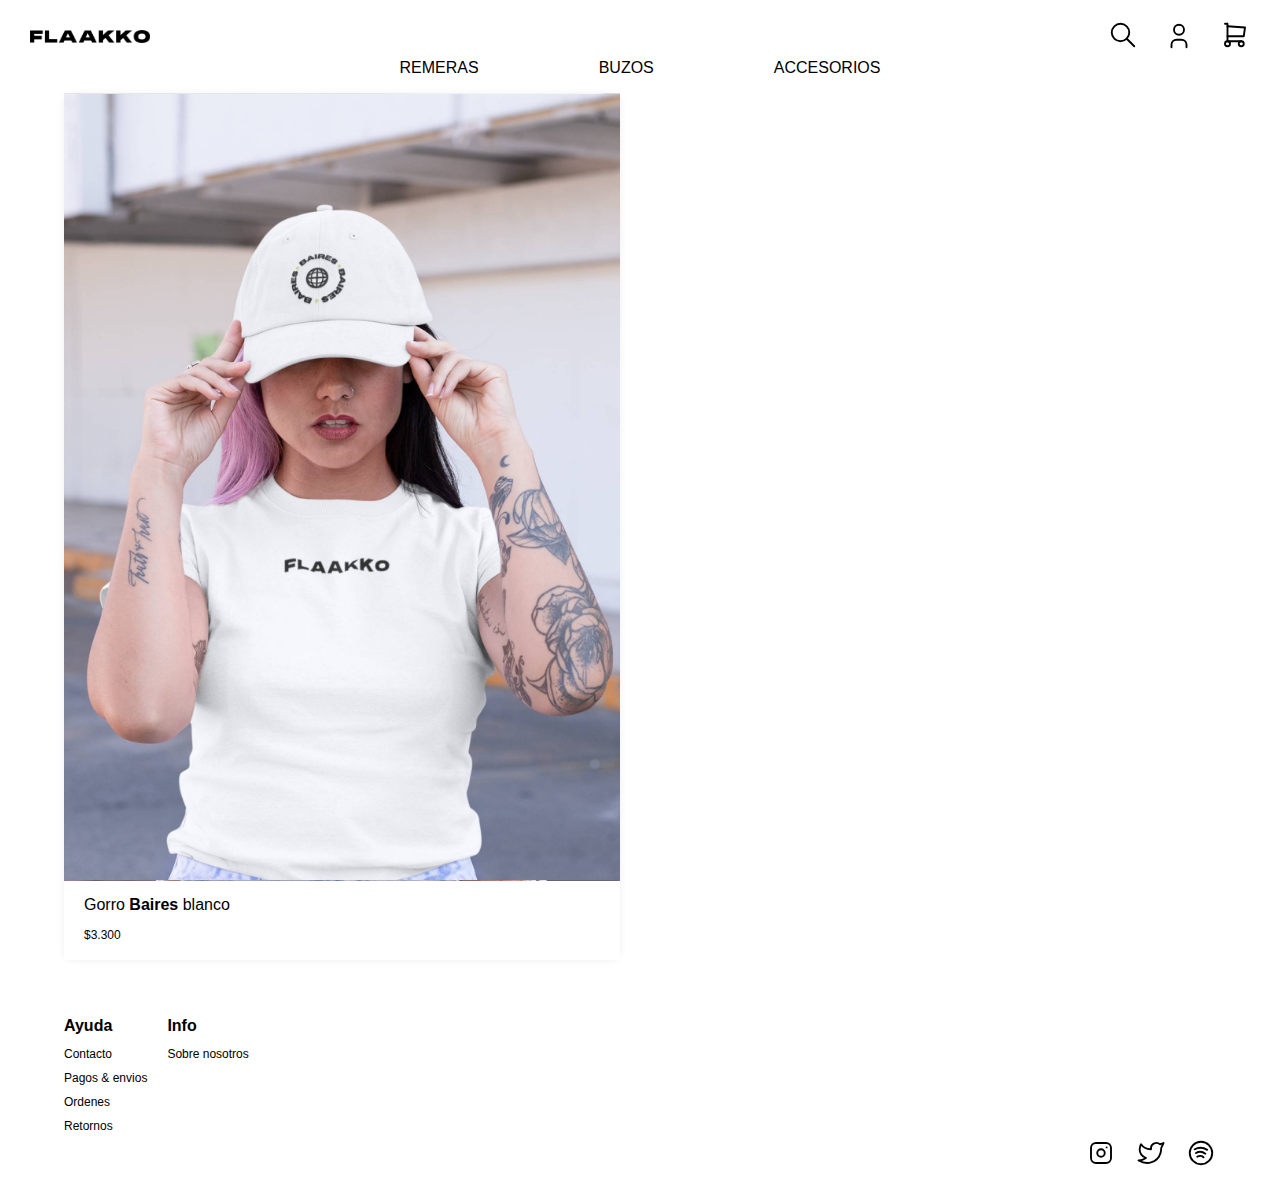
<file: pages/accesorios.html>
<!DOCTYPE html>
<html lang="en" dir="ltr">
  <head>
    <meta charset="utf-8">
    <meta name="viewport" content="width=device-width, initial-scale=1.0">
    <title>FLAAKKO | Accesorios</title>
    <meta name="description" content="Colección de accesorios. Ropa unisex con estilo. Envíos a todos el país.">
    <meta name="keywords" content="ropa, accesorios, gorra, piluso, unisex, streetwear">
    <link rel="preload" href="../css/normalize.css" as="style">
    <link rel="preload" href="../css/main.css" as="style">
    <link rel="stylesheet" href="../css/bootstrap.css">
    <link rel="stylesheet" href="../css/normalize.css">
    <link rel="stylesheet" href="../css/main.css">
    <link href="https://fonts.cdnfonts.com/css/monument-extended" rel="stylesheet">
    <link href="https://fonts.googleapis.com/css2?family=Montserrat:wght@400;700&display=swap" rel="stylesheet">
  </head>
  <body>
    <header class="header-pages">
      <div class="header-grid">
        <div class="logo">
          <a class="logo__link" href="../index.html">
            <img class="logo__nombre" src="../img/logo1 b.png" alt="logo flaakko">
          </a>
        </div>
        <nav class="navegacion">
          <a class="navegacion__enlace" href="404.html">
            <svg xmlns="http://www.w3.org/2000/svg" class="icon icon-tabler icon-tabler-search" width="30" height="30" viewBox="0 0 24 24" stroke-width="1.5" stroke="#000000" fill="none" stroke-linecap="round" stroke-linejoin="round">
              <path stroke="none" d="M0 0h24v24H0z" fill="none"/>
              <circle cx="10" cy="10" r="7" />
              <line x1="21" y1="21" x2="15" y2="15" />
            </svg>
          </a>
          <div class="navegacion__enlace">
            <!-- Button trigger modal -->
            <button type="button" class="navegacion__sign-in-modal" data-toggle="modal" data-target="#sign-in-modal">
              <svg xmlns="http://www.w3.org/2000/svg" class="icon icon-tabler icon-tabler-user" width="30" height="30" viewBox="0 0 24 24" stroke-width="1.5" stroke="#000000" fill="none" stroke-linecap="round" stroke-linejoin="round">
              <path stroke="none" d="M0 0h24v24H0z" fill="none"/>
              <circle cx="12" cy="7" r="4" />
              <path d="M6 21v-2a4 4 0 0 1 4 -4h4a4 4 0 0 1 4 4v2" />
              </svg>
            </button>
          </div>
          <a class="navegacion__enlace" href="carrito.html">
            <svg xmlns="http://www.w3.org/2000/svg" class="icon icon-tabler icon-tabler-shopping-cart" width="30" height="30" viewBox="0 0 24 24" stroke-width="1.5" stroke="#000000" fill="none" stroke-linecap="round" stroke-linejoin="round">
              <path stroke="none" d="M0 0h24v24H0z" fill="none"/>
              <circle cx="6" cy="19" r="2" />
              <circle cx="17" cy="19" r="2" />
              <path d="M17 17h-11v-14h-2" />
              <path d="M6 5l14 1l-1 7h-13" />
            </svg>
          </a>
        </nav>
        <nav class="navegacion2">
            <a class="navegacion2__enlace" href="remeras.html">Remeras</a>
            <a class="navegacion2__enlace" href="buzos.html">Buzos</a>
            <a class="navegacion2__enlace" href="accesorios.html">Accesorios</a>
        </nav>
      </div> <!-- .header-grid -->
    </header>

    <main class="main">
      <div class="contenedor">
        <section class="productos">
          <div class="productos__item">
              <a href="producto.html" class="productos__enlace">
                <div class="productos__imagen-contenedor">
                  <img src="../img/productos-gorro-blanco-1.jpg" alt="" class="productos__imagen">
                  <img src="../img/productos-gorro-blanco-2.jpg" alt="" class="productos__imagen-bottom">
                </div>
                <ul class="productos__info">
                  <li class="productos__nombre">Gorro <span>Baires</span> blanco</li>
                  <li class="productos__precio">$3.300</li>
                </ul>
              </a>
          </div>
        </section>
      </div> <!-- .contenedor -->
    </main>

    <footer class="footer">
      <div class="contenedor">
        <div class="footer-grid">
          <section class="paginas">
            <div class="paginas__item">
              <p class="paginas__titulo-seccion no-margin">Ayuda</p>
              <a class="paginas__enlace" href="contacto.html">Contacto</a>
              <a class="paginas__enlace" href="pagos-envios.html">Pagos & envios</a>
              <a class="paginas__enlace" href="ordenes.html">Ordenes</a>
              <a class="paginas__enlace" href="retornos.html">Retornos</a>
            </div>
            <div class="paginas__item">
              <p class="paginas__titulo-seccion no-margin">Info</p>
              <a class="paginas__enlace" href="sobre-nosotros.html">Sobre nosotros</a>
            </div>
          </section>
          <section class="redes">
            <a class="redes__enlace" href="https://www.instagram.com/" target="_blank">
              <svg xmlns="http://www.w3.org/2000/svg" class="icon icon-tabler icon-tabler-brand-instagram" width="30" height="30" viewBox="0 0 24 24" stroke-width="1.5" stroke="#000000" fill="none" stroke-linecap="round" stroke-linejoin="round">
                <path stroke="none" d="M0 0h24v24H0z" fill="none"/>
                <rect x="4" y="4" width="16" height="16" rx="4" />
                <circle cx="12" cy="12" r="3" />
                <line x1="16.5" y1="7.5" x2="16.5" y2="7.501" />
              </svg>
            </a>
            <a class="redes__enlace" href="https://twitter.com/" target="_blank">
              <svg xmlns="http://www.w3.org/2000/svg" class="icon icon-tabler icon-tabler-brand-twitter" width="30" height="30" viewBox="0 0 24 24" stroke-width="1.5" stroke="#000000" fill="none" stroke-linecap="round" stroke-linejoin="round">
                <path stroke="none" d="M0 0h24v24H0z" fill="none"/>
                <path d="M22 4.01c-1 .49 -1.98 .689 -3 .99c-1.121 -1.265 -2.783 -1.335 -4.38 -.737s-2.643 2.06 -2.62 3.737v1c-3.245 .083 -6.135 -1.395 -8 -4c0 0 -4.182 7.433 4 11c-1.872 1.247 -3.739 2.088 -6 2c3.308 1.803 6.913 2.423 10.034 1.517c3.58 -1.04 6.522 -3.723 7.651 -7.742a13.84 13.84 0 0 0 .497 -3.753c-.002 -.249 1.51 -2.772 1.818 -4.013z" />
              </svg>
            </a>
            <a class="redes__enlace" href="https://www.spotify.com/" target="_blank">
              <svg xmlns="http://www.w3.org/2000/svg" class="icon icon-tabler icon-tabler-brand-spotify" width="30" height="30" viewBox="0 0 24 24" stroke-width="1.5" stroke="#000000" fill="none" stroke-linecap="round" stroke-linejoin="round">
                <path stroke="none" d="M0 0h24v24H0z" fill="none"/>
                <circle cx="12" cy="12" r="9" />
                <path d="M8 11.973c2.5 -1.473 5.5 -.973 7.5 .527" />
                <path d="M9 15c1.5 -1 4 -1 5 .5" />
                <path d="M7 9c2 -1 6 -2 10 .5" />
              </svg>
            </a>
          </section>
        </div> <!-- .footer-grid -->
      </div> <!-- .contenedor -->
    </footer>

    <!-- Modal Sign-In -->
    <div class="modal fade" id="sign-in-modal" tabindex="-1" role="dialog" aria-labelledby="exampleModalCenterTitle" aria-hidden="true">
      <div class="modal-dialog modal-dialog-centered" role="document">
        <div class="modal-content">
          <div class="modal-header">
            <h5 class="modal-title" id="sign-in-exampleModalLongTitle">Iniciar sesion</h5>
            <button type="button" class="close navegacion__sign-in-modal-close" data-dismiss="modal" aria-label="Close">
              <span aria-hidden="true">&times;</span>
            </button>
          </div>
          <div class="modal-body">
            <form class="navegacion__sign-in-modal-form" action="" method="">
              <label class="block" for="email-sign-in">Tu email*</label>
              <input class="modal--input block" type="email" name="email-sign-in" id="email-sign-in" value="" placeholder="tuemail@mail.com" required>
              <br>

                <label class="block" for="password-sign-in">Tu contraseña*</label>
              <input class="modal--input block" type="password" name="password-sign-in" id="password-sign-in" value="" required>
              <br>
            </form>
          </div>
          <div class="modal-footer">
            <button type="button" class="btn btn-secondary modal--boton-secundario" data-dismiss="modal">Cerrar</button>
            <button type="button" class="btn btn-primary modal--boton-primario">Entrar</button>
          </div>
        </div>
      </div>
    </div>

    <script src="https://code.jquery.com/jquery-3.3.1.slim.min.js" integrity="sha384-q8i/X+965DzO0rT7abK41JStQIAqVgRVzpbzo5smXKp4YfRvH+8abtTE1Pi6jizo" crossorigin="anonymous"></script>
    <script src="https://cdnjs.cloudflare.com/ajax/libs/popper.js/1.14.7/umd/popper.min.js" integrity="sha384-UO2eT0CpHqdSJQ6hJty5KVphtPhzWj9WO1clHTMGa3JDZwrnQq4sF86dIHNDz0W1" crossorigin="anonymous"></script>
    <script src="https://stackpath.bootstrapcdn.com/bootstrap/4.3.1/js/bootstrap.min.js" integrity="sha384-JjSmVgyd0p3pXB1rRibZUAYoIIy6OrQ6VrjIEaFf/nJGzIxFDsf4x0xIM+B07jRM" crossorigin="anonymous"></script>
    <script src="https://cdn.jsdelivr.net/npm/bootstrap@5.1.0/dist/js/bootstrap.min.js" integrity="sha384-cn7l7gDp0eyniUwwAZgrzD06kc/tftFf19TOAs2zVinnD/C7E91j9yyk5//jjpt/" crossorigin="anonymous"></script>

  </body>
</html>
</file>
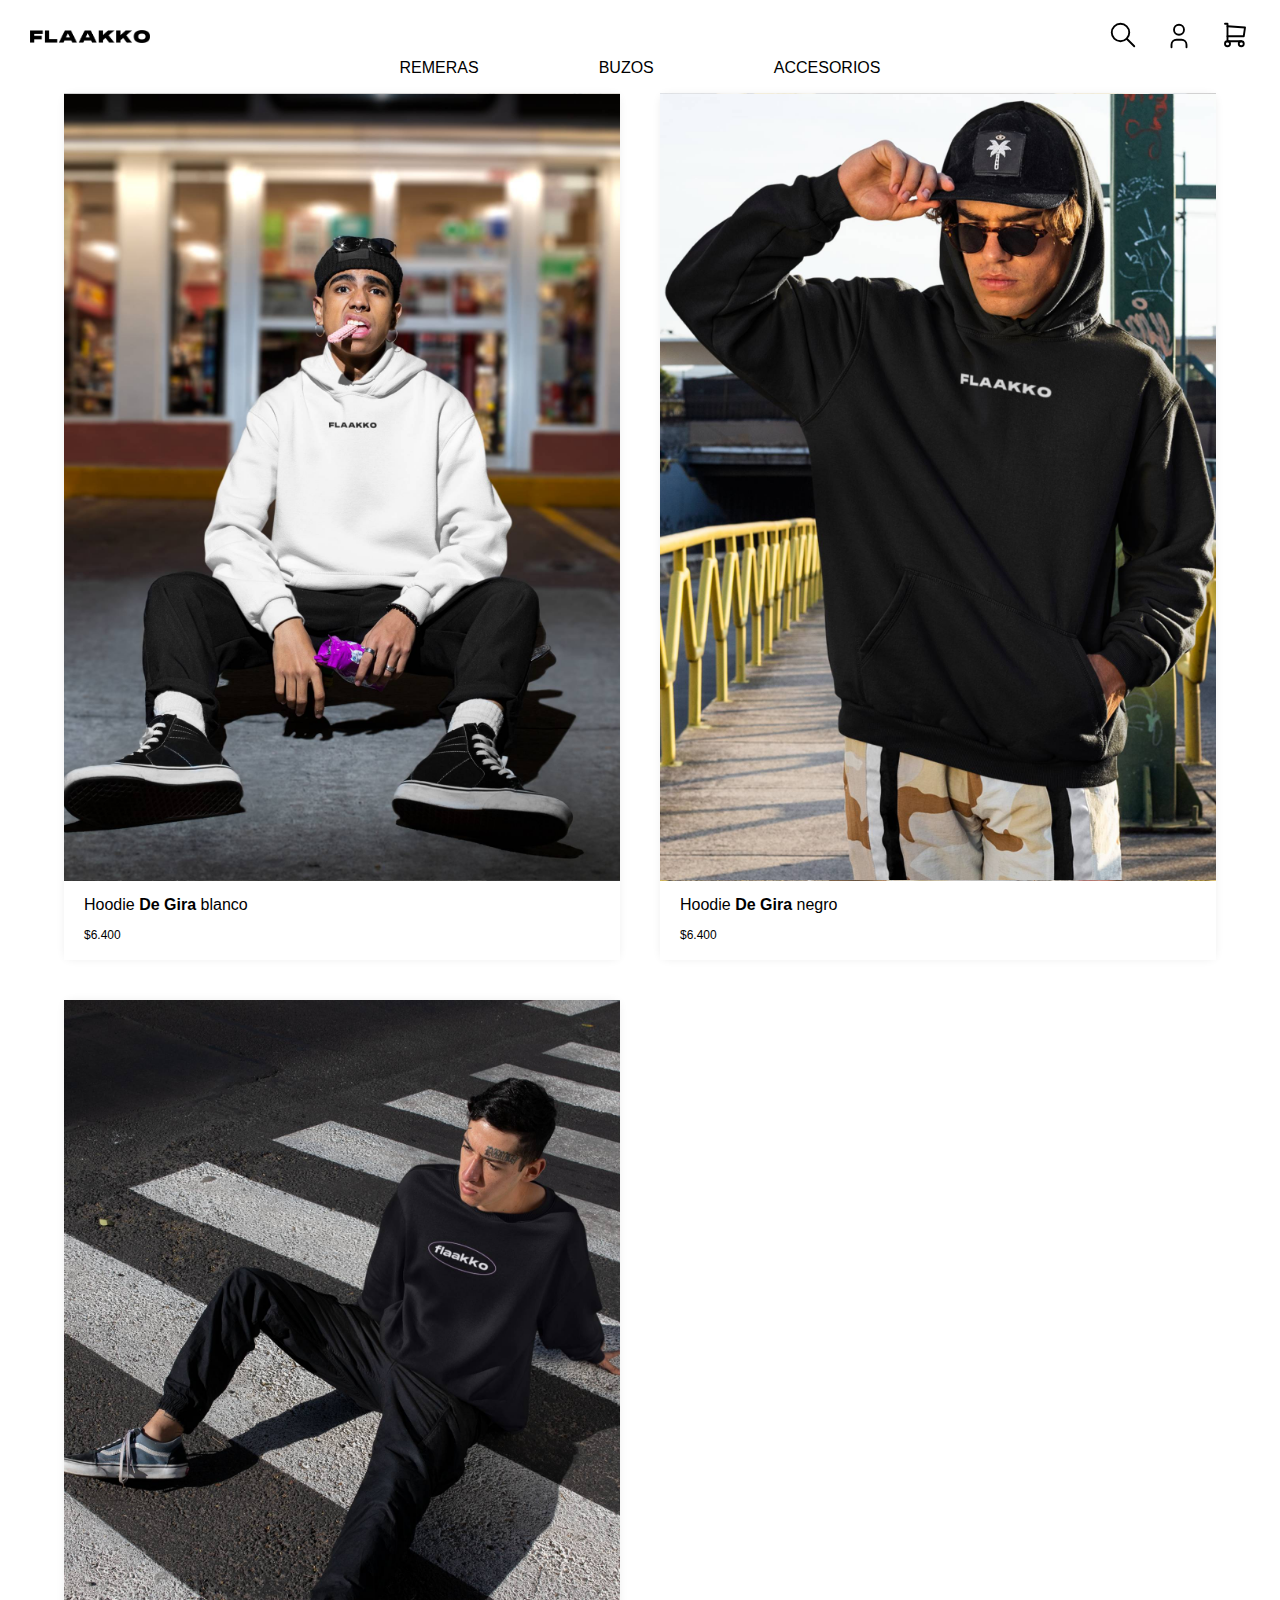
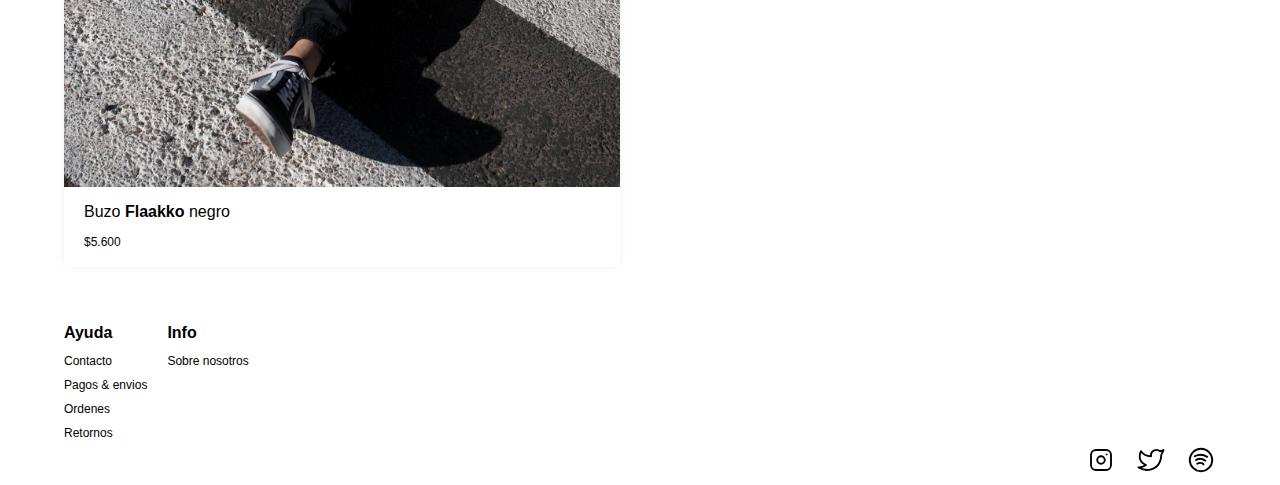
<file: pages/buzos.html>
<!DOCTYPE html>
<html lang="en" dir="ltr">
  <head>
    <meta charset="utf-8">
    <meta name="viewport" content="width=device-width, initial-scale=1.0">
    <title>FLAAKKO | Buzos</title>
    <meta name="description" content="Colección de buzos. Ropa unisex con estilo. Envíos a todos el país.">
    <meta name="keywords" content="ropa, buzos, hoodie, sweater, unisex, streetwear">
    <link rel="preload" href="../css/normalize.css" as="style">
    <link rel="preload" href="../css/main.css" as="style">
    <link rel="stylesheet" href="../css/bootstrap.css">
    <link rel="stylesheet" href="../css/normalize.css">
    <link rel="stylesheet" href="../css/main.css">
    <link href="https://fonts.cdnfonts.com/css/monument-extended" rel="stylesheet">
    <link href="https://fonts.googleapis.com/css2?family=Montserrat:wght@400;700&display=swap" rel="stylesheet">
  </head>
  <body>
    <header class="header-pages">
      <div class="header-grid">
        <div class="logo">
          <a class="logo__link" href="../index.html">
            <img class="logo__nombre" src="../img/logo1 b.png" alt="logo flaakko">
          </a>
        </div>
        <nav class="navegacion">
          <a class="navegacion__enlace" href="404.html">
            <svg xmlns="http://www.w3.org/2000/svg" class="icon icon-tabler icon-tabler-search" width="30" height="30" viewBox="0 0 24 24" stroke-width="1.5" stroke="#000000" fill="none" stroke-linecap="round" stroke-linejoin="round">
              <path stroke="none" d="M0 0h24v24H0z" fill="none"/>
              <circle cx="10" cy="10" r="7" />
              <line x1="21" y1="21" x2="15" y2="15" />
            </svg>
          </a>
          <div class="navegacion__enlace">
            <!-- Button trigger modal -->
            <button type="button" class="navegacion__sign-in-modal" data-toggle="modal" data-target="#sign-in-modal">
              <svg xmlns="http://www.w3.org/2000/svg" class="icon icon-tabler icon-tabler-user" width="30" height="30" viewBox="0 0 24 24" stroke-width="1.5" stroke="#000000" fill="none" stroke-linecap="round" stroke-linejoin="round">
              <path stroke="none" d="M0 0h24v24H0z" fill="none"/>
              <circle cx="12" cy="7" r="4" />
              <path d="M6 21v-2a4 4 0 0 1 4 -4h4a4 4 0 0 1 4 4v2" />
              </svg>
            </button>
          </div>
          <a class="navegacion__enlace" href="carrito.html">
            <svg xmlns="http://www.w3.org/2000/svg" class="icon icon-tabler icon-tabler-shopping-cart" width="30" height="30" viewBox="0 0 24 24" stroke-width="1.5" stroke="#000000" fill="none" stroke-linecap="round" stroke-linejoin="round">
              <path stroke="none" d="M0 0h24v24H0z" fill="none"/>
              <circle cx="6" cy="19" r="2" />
              <circle cx="17" cy="19" r="2" />
              <path d="M17 17h-11v-14h-2" />
              <path d="M6 5l14 1l-1 7h-13" />
            </svg>
          </a>
        </nav>
        <nav class="navegacion2">
            <a class="navegacion2__enlace" href="remeras.html">Remeras</a>
            <a class="navegacion2__enlace" href="buzos.html">Buzos</a>
            <a class="navegacion2__enlace" href="accesorios.html">Accesorios</a>
        </nav>
      </div> <!-- .header-grid -->
    </header>

    <main class="main">
      <div class="contenedor">
        <section class="productos">
          <div class="productos__item">
              <a href="producto.html" class="productos__enlace">
                <div class="productos__imagen-contenedor">
                  <img src="../img/productos-hoodie-blanco-1.jpg" alt="" class="productos__imagen">
                  <img src="../img/productos-hoodie-blanco-2.jpg" alt="" class="productos__imagen-bottom">
                </div>
                <ul class="productos__info">
                  <li class="productos__nombre">Hoodie <span>De Gira</span> blanco</li>
                  <li class="productos__precio">$6.400</li>
                </ul>
              </a>
          </div>
          <div class="productos__item">
              <a href="producto.html" class="productos__enlace">
                <div class="productos__imagen-contenedor">
                  <img src="../img/productos-hoodie-negro-1.jpg" alt="" class="productos__imagen">
                  <img src="../img/productos-hoodie-negro-2.jpg" alt="" class="productos__imagen-bottom">
                </div>
                <ul class="productos__info">
                  <li class="productos__nombre">Hoodie <span>De Gira</span> negro</li>
                  <li class="productos__precio">$6.400</li>
                </ul>
              </a>
          </div>
          <div class="productos__item">
              <a href="producto.html" class="productos__enlace">
                <div class="productos__imagen-contenedor">
                  <img src="../img/productos-buzo-negro-1.jpg" alt="" class="productos__imagen">
                  <img src="../img/productos-buzo-negro-2.jpg" alt="" class="productos__imagen-bottom">
                </div>
                <ul class="productos__info">
                  <li class="productos__nombre">Buzo <span>Flaakko</span> negro</li>
                  <li class="productos__precio">$5.600</li>
                </ul>
              </a>
          </div>
        </section>
      </div> <!-- .contenedor -->
    </main>

    <footer class="footer">
      <div class="contenedor">
        <div class="footer-grid">
          <section class="paginas">
            <div class="paginas__item">
              <p class="paginas__titulo-seccion no-margin">Ayuda</p>
              <a class="paginas__enlace" href="contacto.html">Contacto</a>
              <a class="paginas__enlace" href="pagos-envios.html">Pagos & envios</a>
              <a class="paginas__enlace" href="ordenes.html">Ordenes</a>
              <a class="paginas__enlace" href="retornos.html">Retornos</a>
            </div>
            <div class="paginas__item">
              <p class="paginas__titulo-seccion no-margin">Info</p>
              <a class="paginas__enlace" href="sobre-nosotros.html">Sobre nosotros</a>
            </div>
          </section>
          <section class="redes">
            <a class="redes__enlace" href="https://www.instagram.com/" target="_blank">
              <svg xmlns="http://www.w3.org/2000/svg" class="icon icon-tabler icon-tabler-brand-instagram" width="30" height="30" viewBox="0 0 24 24" stroke-width="1.5" stroke="#000000" fill="none" stroke-linecap="round" stroke-linejoin="round">
                <path stroke="none" d="M0 0h24v24H0z" fill="none"/>
                <rect x="4" y="4" width="16" height="16" rx="4" />
                <circle cx="12" cy="12" r="3" />
                <line x1="16.5" y1="7.5" x2="16.5" y2="7.501" />
              </svg>
            </a>
            <a class="redes__enlace" href="https://twitter.com/" target="_blank">
              <svg xmlns="http://www.w3.org/2000/svg" class="icon icon-tabler icon-tabler-brand-twitter" width="30" height="30" viewBox="0 0 24 24" stroke-width="1.5" stroke="#000000" fill="none" stroke-linecap="round" stroke-linejoin="round">
                <path stroke="none" d="M0 0h24v24H0z" fill="none"/>
                <path d="M22 4.01c-1 .49 -1.98 .689 -3 .99c-1.121 -1.265 -2.783 -1.335 -4.38 -.737s-2.643 2.06 -2.62 3.737v1c-3.245 .083 -6.135 -1.395 -8 -4c0 0 -4.182 7.433 4 11c-1.872 1.247 -3.739 2.088 -6 2c3.308 1.803 6.913 2.423 10.034 1.517c3.58 -1.04 6.522 -3.723 7.651 -7.742a13.84 13.84 0 0 0 .497 -3.753c-.002 -.249 1.51 -2.772 1.818 -4.013z" />
              </svg>
            </a>
            <a class="redes__enlace" href="https://www.spotify.com/" target="_blank">
              <svg xmlns="http://www.w3.org/2000/svg" class="icon icon-tabler icon-tabler-brand-spotify" width="30" height="30" viewBox="0 0 24 24" stroke-width="1.5" stroke="#000000" fill="none" stroke-linecap="round" stroke-linejoin="round">
                <path stroke="none" d="M0 0h24v24H0z" fill="none"/>
                <circle cx="12" cy="12" r="9" />
                <path d="M8 11.973c2.5 -1.473 5.5 -.973 7.5 .527" />
                <path d="M9 15c1.5 -1 4 -1 5 .5" />
                <path d="M7 9c2 -1 6 -2 10 .5" />
              </svg>
            </a>
          </section>
        </div> <!-- .footer-grid -->
      </div> <!-- .contenedor -->
    </footer>

    <!-- Modal Sign-In -->
    <div class="modal fade" id="sign-in-modal" tabindex="-1" role="dialog" aria-labelledby="exampleModalCenterTitle" aria-hidden="true">
      <div class="modal-dialog modal-dialog-centered" role="document">
        <div class="modal-content">
          <div class="modal-header">
            <h5 class="modal-title" id="sign-in-exampleModalLongTitle">Iniciar sesion</h5>
            <button type="button" class="close navegacion__sign-in-modal-close" data-dismiss="modal" aria-label="Close">
              <span aria-hidden="true">&times;</span>
            </button>
          </div>
          <div class="modal-body">
            <form class="navegacion__sign-in-modal-form" action="" method="">
              <label class="block" for="email-sign-in">Tu email*</label>
              <input class="modal--input block" type="email" name="email-sign-in" id="email-sign-in" value="" placeholder="tuemail@mail.com" required>
              <br>

                <label class="block" for="password-sign-in">Tu contraseña*</label>
              <input class="modal--input block" type="password" name="password-sign-in" id="password-sign-in" value="" required>
              <br>
            </form>
          </div>
          <div class="modal-footer">
            <button type="button" class="btn btn-secondary modal--boton-secundario" data-dismiss="modal">Cerrar</button>
            <button type="button" class="btn btn-primary modal--boton-primario">Entrar</button>
          </div>
        </div>
      </div>
    </div>

    <script src="https://code.jquery.com/jquery-3.3.1.slim.min.js" integrity="sha384-q8i/X+965DzO0rT7abK41JStQIAqVgRVzpbzo5smXKp4YfRvH+8abtTE1Pi6jizo" crossorigin="anonymous"></script>
    <script src="https://cdnjs.cloudflare.com/ajax/libs/popper.js/1.14.7/umd/popper.min.js" integrity="sha384-UO2eT0CpHqdSJQ6hJty5KVphtPhzWj9WO1clHTMGa3JDZwrnQq4sF86dIHNDz0W1" crossorigin="anonymous"></script>
    <script src="https://stackpath.bootstrapcdn.com/bootstrap/4.3.1/js/bootstrap.min.js" integrity="sha384-JjSmVgyd0p3pXB1rRibZUAYoIIy6OrQ6VrjIEaFf/nJGzIxFDsf4x0xIM+B07jRM" crossorigin="anonymous"></script>
    <script src="https://cdn.jsdelivr.net/npm/bootstrap@5.1.0/dist/js/bootstrap.min.js" integrity="sha384-cn7l7gDp0eyniUwwAZgrzD06kc/tftFf19TOAs2zVinnD/C7E91j9yyk5//jjpt/" crossorigin="anonymous"></script>

  </body>
</html>
</file>
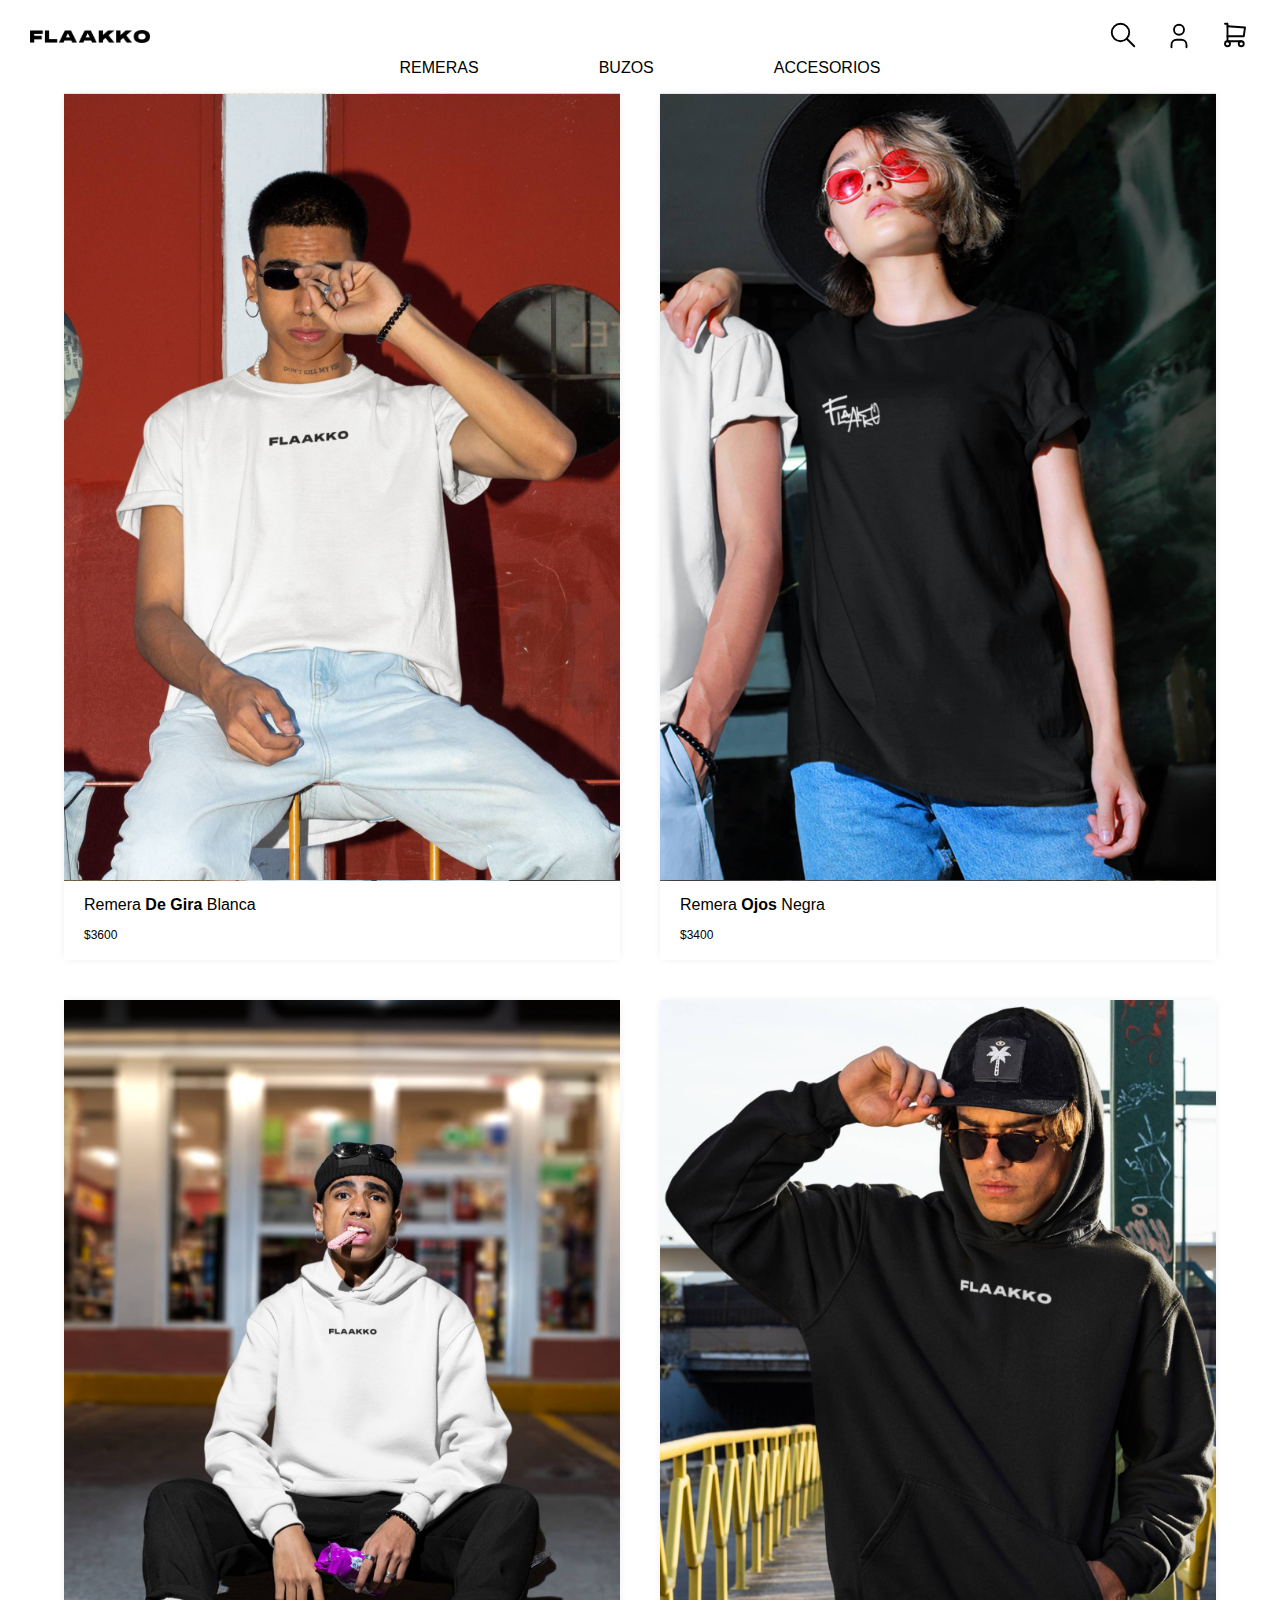
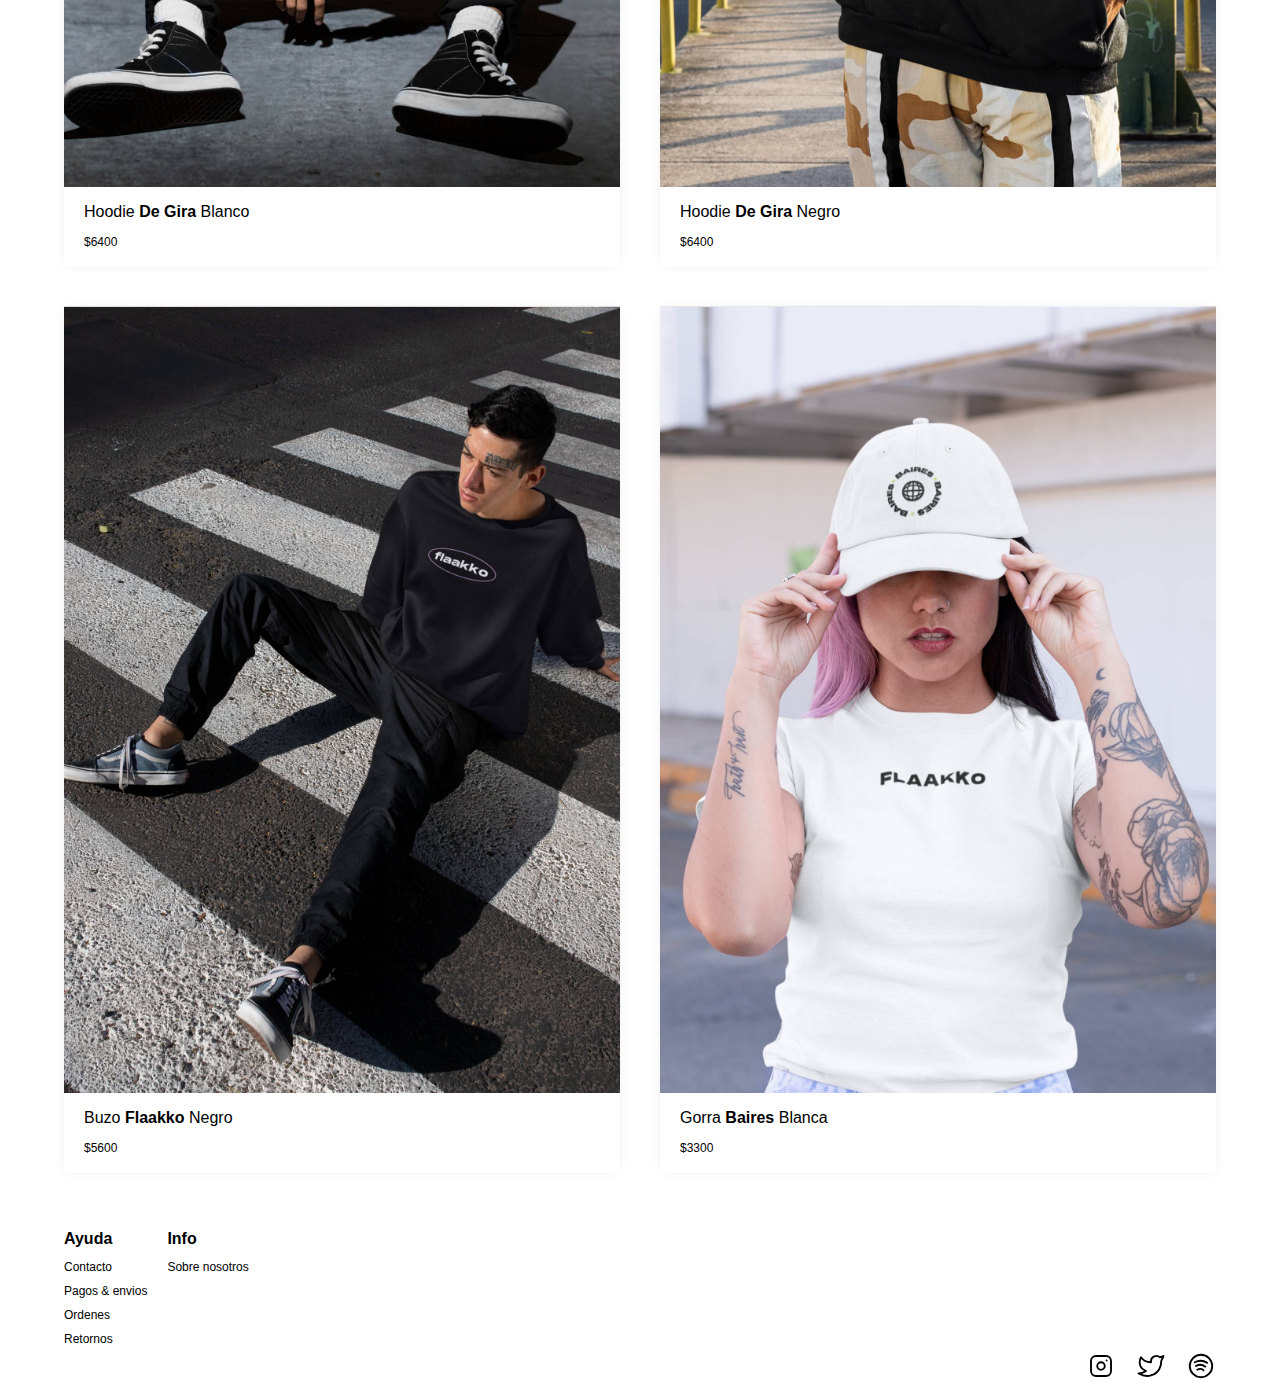
<file: pages/capsula.html>
<!DOCTYPE html>
<html lang="en" dir="ltr">
  <head>
    <meta charset="utf-8">
    <meta name="viewport" content="width=device-width, initial-scale=1.0">
    <title>FLAAKKO | Capsula DE GIRA</title>
    <meta name="description" content="Colección DE GIRA. Ropa unisex con estilo. Envíos a todos el país.">
    <meta name="keywords" content="ropa, remeras, accesorios, buzos, unisex, streetwear">
    <link rel="preload" href="../css/normalize.css" as="style">
    <link rel="preload" href="../css/main.css" as="style">
    <link rel="stylesheet" href="../css/bootstrap.css">
    <link rel="stylesheet" href="../css/normalize.css">
    <link rel="stylesheet" href="../css/main.css">
    <link href="https://fonts.cdnfonts.com/css/monument-extended" rel="stylesheet">
    <link href="https://fonts.googleapis.com/css2?family=Montserrat:wght@400;700&display=swap" rel="stylesheet">
  </head>
  <body>
    <header class="header-pages">
      <div class="header-grid">
        <div class="logo">
          <a class="logo__link" href="../index.html">
            <img class="logo__nombre" src="../img/logo1 b.png" alt="logo flaakko">
          </a>
        </div>
        <nav class="navegacion">
          <a class="navegacion__enlace" href="404.html">
            <svg xmlns="http://www.w3.org/2000/svg" class="icon icon-tabler icon-tabler-search" width="30" height="30" viewBox="0 0 24 24" stroke-width="1.5" stroke="#000000" fill="none" stroke-linecap="round" stroke-linejoin="round">
              <path stroke="none" d="M0 0h24v24H0z" fill="none"/>
              <circle cx="10" cy="10" r="7" />
              <line x1="21" y1="21" x2="15" y2="15" />
            </svg>
          </a>
          <div class="navegacion__enlace">
            <!-- Button trigger modal -->
            <button type="button" class="navegacion__sign-in-modal" data-toggle="modal" data-target="#sign-in-modal">
              <svg xmlns="http://www.w3.org/2000/svg" class="icon icon-tabler icon-tabler-user" width="30" height="30" viewBox="0 0 24 24" stroke-width="1.5" stroke="#000000" fill="none" stroke-linecap="round" stroke-linejoin="round">
              <path stroke="none" d="M0 0h24v24H0z" fill="none"/>
              <circle cx="12" cy="7" r="4" />
              <path d="M6 21v-2a4 4 0 0 1 4 -4h4a4 4 0 0 1 4 4v2" />
              </svg>
            </button>
          </div>
          <a class="navegacion__enlace" href="carrito.html">
            <svg xmlns="http://www.w3.org/2000/svg" class="icon icon-tabler icon-tabler-shopping-cart" width="30" height="30" viewBox="0 0 24 24" stroke-width="1.5" stroke="#000000" fill="none" stroke-linecap="round" stroke-linejoin="round">
              <path stroke="none" d="M0 0h24v24H0z" fill="none"/>
              <circle cx="6" cy="19" r="2" />
              <circle cx="17" cy="19" r="2" />
              <path d="M17 17h-11v-14h-2" />
              <path d="M6 5l14 1l-1 7h-13" />
            </svg>
          </a>
        </nav>
        <nav class="navegacion2">
            <a class="navegacion2__enlace" href="remeras.html">Remeras</a>
            <a class="navegacion2__enlace" href="buzos.html">Buzos</a>
            <a class="navegacion2__enlace" href="accesorios.html">Accesorios</a>
        </nav>
      </div> <!-- .header-grid -->
    </header>

    <main class="main">
      <div class="contenedor">
        <section id="productos" class="productos">
          <!-- <div class="productos__item">
              <a href="producto.html" class="productos__enlace">
                <div class="productos__imagen-contenedor">
                  <img src="../img/productos-remera-blanca-1.jpg" alt="" class="productos__imagen">
                  <img src="../img/productos-remera-blanca-2.jpg" alt="" class="productos__imagen-bottom">
                </div>
                <ul class="productos__info">
                  <li class="productos__nombre">Remera <span>De Gira</span> blanca</li>
                  <li class="productos__precio">$3.600</li>
                </ul>
              </a>
          </div>
          <div class="productos__item">
              <a href="producto.html" class="productos__enlace">
                <div class="productos__imagen-contenedor">
                  <img src="../img/productos-remera-negra-1.jpg" alt="" class="productos__imagen">
                  <img src="../img/productos-remera-negra-2.jpg" alt="" class="productos__imagen-bottom">
                </div>
                <ul class="productos__info">
                  <li class="productos__nombre">Remera <span>Ojos</span> negra</li>
                  <li class="productos__precio">$3.400</li>
                </ul>
              </a>
          </div>
          <div class="productos__item">
              <a href="producto.html" class="productos__enlace">
                <div class="productos__imagen-contenedor">
                  <img src="../img/productos-hoodie-blanco-1.jpg" alt="" class="productos__imagen">
                  <img src="../img/productos-hoodie-blanco-2.jpg" alt="" class="productos__imagen-bottom">
                </div>
                <ul class="productos__info">
                  <li class="productos__nombre">Hoodie <span>De Gira</span> blanco</li>
                  <li class="productos__precio">$6.400</li>
                </ul>
              </a>
          </div>
          <div class="productos__item">
              <a href="producto.html" class="productos__enlace">
                <div class="productos__imagen-contenedor">
                  <img src="../img/productos-hoodie-negro-1.jpg" alt="" class="productos__imagen">
                  <img src="../img/productos-hoodie-negro-2.jpg" alt="" class="productos__imagen-bottom">
                </div>
                <ul class="productos__info">
                  <li class="productos__nombre">Hoodie <span>De Gira</span> negro</li>
                  <li class="productos__precio">$6.400</li>
                </ul>
              </a>
          </div>
          <div class="productos__item">
              <a href="producto.html" class="productos__enlace">
                <div class="productos__imagen-contenedor">
                  <img src="../img/productos-buzo-negro-1.jpg" alt="" class="productos__imagen">
                  <img src="../img/productos-buzo-negro-2.jpg" alt="" class="productos__imagen-bottom">
                </div>
                <ul class="productos__info">
                  <li class="productos__nombre">Buzo <span>Flaakko</span> negro</li>
                  <li class="productos__precio">$5.600</li>
                </ul>
              </a>
          </div>
          <div class="productos__item">
              <a href="producto.html" class="productos__enlace">
                <div class="productos__imagen-contenedor">
                  <img src="../img/productos-gorro-blanco-1.jpg" alt="" class="productos__imagen">
                  <img src="../img/productos-gorro-blanco-2.jpg" alt="" class="productos__imagen-bottom">
                </div>
                <ul class="productos__info">
                  <li class="productos__nombre">Gorro <span>Baires</span> blanco</li>
                  <li class="productos__precio">$3.300</li>
                </ul>
              </a>
          </div> -->
        </section>
      </div> <!-- .contenedor -->
    </main>

    <footer class="footer">
      <div class="contenedor">
        <div class="footer-grid">
          <section class="paginas">
            <div class="paginas__item">
              <p class="paginas__titulo-seccion no-margin">Ayuda</p>
              <a class="paginas__enlace" href="contacto.html">Contacto</a>
              <a class="paginas__enlace" href="pagos-envios.html">Pagos & envios</a>
              <a class="paginas__enlace" href="ordenes.html">Ordenes</a>
              <a class="paginas__enlace" href="retornos.html">Retornos</a>
            </div>
            <div class="paginas__item">
              <p class="paginas__titulo-seccion no-margin">Info</p>
              <a class="paginas__enlace" href="sobre-nosotros.html">Sobre nosotros</a>
            </div>
          </section>
          <section class="redes">
            <a class="redes__enlace" href="https://www.instagram.com/" target="_blank">
              <svg xmlns="http://www.w3.org/2000/svg" class="icon icon-tabler icon-tabler-brand-instagram" width="30" height="30" viewBox="0 0 24 24" stroke-width="1.5" stroke="#000000" fill="none" stroke-linecap="round" stroke-linejoin="round">
                <path stroke="none" d="M0 0h24v24H0z" fill="none"/>
                <rect x="4" y="4" width="16" height="16" rx="4" />
                <circle cx="12" cy="12" r="3" />
                <line x1="16.5" y1="7.5" x2="16.5" y2="7.501" />
              </svg>
            </a>
            <a class="redes__enlace" href="https://twitter.com/" target="_blank">
              <svg xmlns="http://www.w3.org/2000/svg" class="icon icon-tabler icon-tabler-brand-twitter" width="30" height="30" viewBox="0 0 24 24" stroke-width="1.5" stroke="#000000" fill="none" stroke-linecap="round" stroke-linejoin="round">
                <path stroke="none" d="M0 0h24v24H0z" fill="none"/>
                <path d="M22 4.01c-1 .49 -1.98 .689 -3 .99c-1.121 -1.265 -2.783 -1.335 -4.38 -.737s-2.643 2.06 -2.62 3.737v1c-3.245 .083 -6.135 -1.395 -8 -4c0 0 -4.182 7.433 4 11c-1.872 1.247 -3.739 2.088 -6 2c3.308 1.803 6.913 2.423 10.034 1.517c3.58 -1.04 6.522 -3.723 7.651 -7.742a13.84 13.84 0 0 0 .497 -3.753c-.002 -.249 1.51 -2.772 1.818 -4.013z" />
              </svg>
            </a>
            <a class="redes__enlace" href="https://www.spotify.com/" target="_blank">
              <svg xmlns="http://www.w3.org/2000/svg" class="icon icon-tabler icon-tabler-brand-spotify" width="30" height="30" viewBox="0 0 24 24" stroke-width="1.5" stroke="#000000" fill="none" stroke-linecap="round" stroke-linejoin="round">
                <path stroke="none" d="M0 0h24v24H0z" fill="none"/>
                <circle cx="12" cy="12" r="9" />
                <path d="M8 11.973c2.5 -1.473 5.5 -.973 7.5 .527" />
                <path d="M9 15c1.5 -1 4 -1 5 .5" />
                <path d="M7 9c2 -1 6 -2 10 .5" />
              </svg>
            </a>
          </section>
        </div> <!-- .footer-grid -->
      </div> <!-- .contenedor -->
    </footer>

    <!-- Modal Sign-In -->
    <div class="modal fade" id="sign-in-modal" tabindex="-1" role="dialog" aria-labelledby="exampleModalCenterTitle" aria-hidden="true">
      <div class="modal-dialog modal-dialog-centered" role="document">
        <div class="modal-content">
          <div class="modal-header">
            <h5 class="modal-title" id="sign-in-exampleModalLongTitle">Iniciar sesion</h5>
            <button type="button" class="close navegacion__sign-in-modal-close" data-dismiss="modal" aria-label="Close">
              <span aria-hidden="true">&times;</span>
            </button>
          </div>
          <div class="modal-body">
            <form class="navegacion__sign-in-modal-form" action="" method="">
              <label class="block" for="email-sign-in">Tu email*</label>
              <input class="modal--input block" type="email" name="email-sign-in" id="email-sign-in" value="" placeholder="tuemail@mail.com" required>
              <br>

                <label class="block" for="password-sign-in">Tu contraseña*</label>
              <input class="modal--input block" type="password" name="password-sign-in" id="password-sign-in" value="" required>
              <br>
            </form>
          </div>
          <div class="modal-footer">
            <button type="button" class="btn btn-secondary modal--boton-secundario" data-dismiss="modal">Cerrar</button>
            <button type="button" class="btn btn-primary modal--boton-primario">Entrar</button>
          </div>
        </div>
      </div>
    </div>

    <script src="https://code.jquery.com/jquery-3.3.1.slim.min.js" integrity="sha384-q8i/X+965DzO0rT7abK41JStQIAqVgRVzpbzo5smXKp4YfRvH+8abtTE1Pi6jizo" crossorigin="anonymous"></script>
    <script src="https://cdnjs.cloudflare.com/ajax/libs/popper.js/1.14.7/umd/popper.min.js" integrity="sha384-UO2eT0CpHqdSJQ6hJty5KVphtPhzWj9WO1clHTMGa3JDZwrnQq4sF86dIHNDz0W1" crossorigin="anonymous"></script>
    <script src="https://stackpath.bootstrapcdn.com/bootstrap/4.3.1/js/bootstrap.min.js" integrity="sha384-JjSmVgyd0p3pXB1rRibZUAYoIIy6OrQ6VrjIEaFf/nJGzIxFDsf4x0xIM+B07jRM" crossorigin="anonymous"></script>
    <script src="https://cdn.jsdelivr.net/npm/bootstrap@5.1.0/dist/js/bootstrap.min.js" integrity="sha384-cn7l7gDp0eyniUwwAZgrzD06kc/tftFf19TOAs2zVinnD/C7E91j9yyk5//jjpt/" crossorigin="anonymous"></script>
    <script src="https://code.jquery.com/jquery-3.6.0.min.js" integrity="sha256-/xUj+3OJU5yExlq6GSYGSHk7tPXikynS7ogEvDej/m4=" crossorigin="anonymous"></script>
    <script src="../js/main.js"></script>
    <script src="../js/capsula.js"></script>

  </body>
</html>
</file>
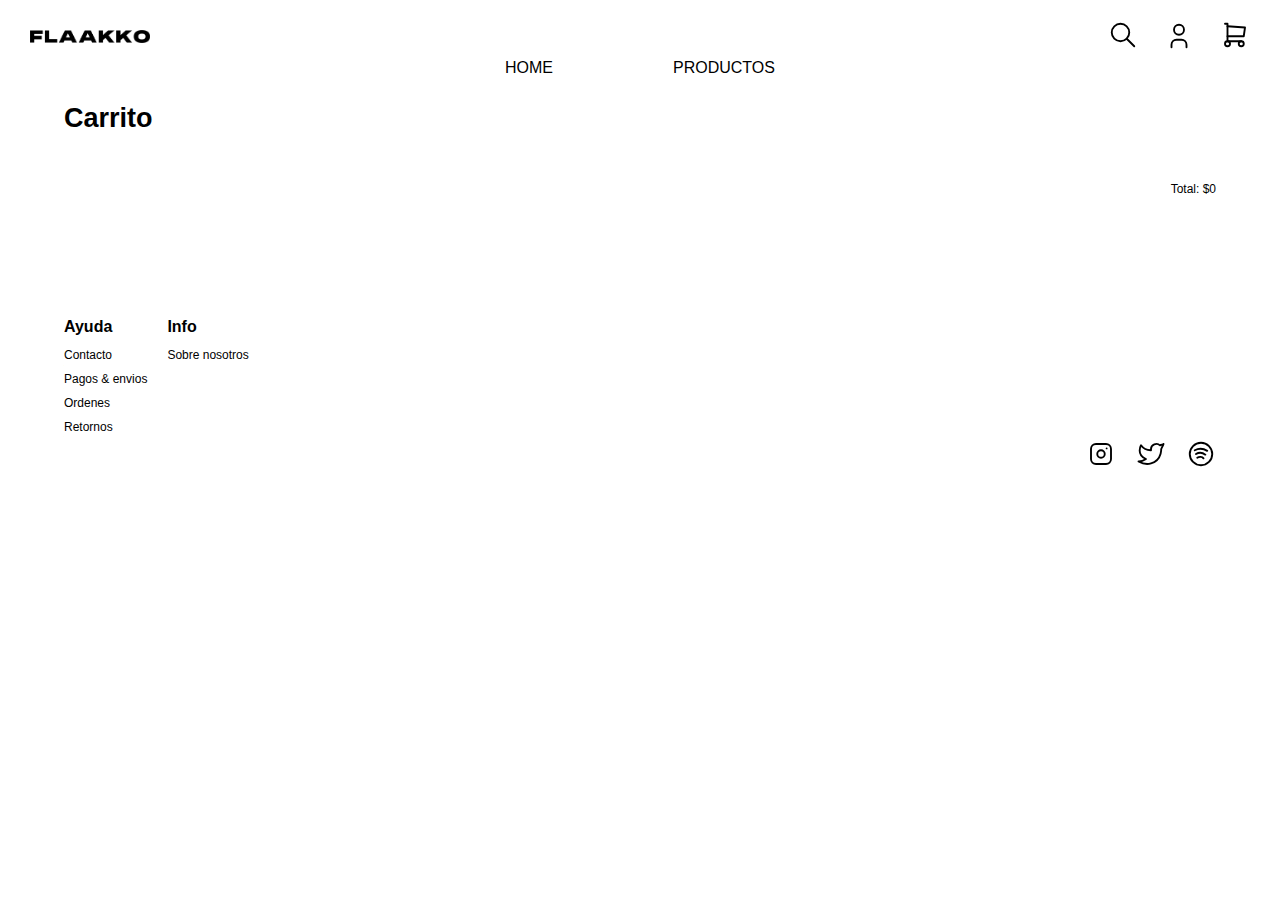
<file: pages/carrito.html>
<!DOCTYPE html>
<html lang="en" dir="ltr">
  <head>
    <meta charset="utf-8">
    <meta name="viewport" content="width=device-width, initial-scale=1.0">
    <title>FLAAKKO | Carrito</title>
    <meta name="description" content="Colección de buzos. Ropa unisex con estilo. Envíos a todos el país.">
    <meta name="keywords" content="ropa, buzos, hoodie, sweater, unisex, streetwear">
    <link rel="preload" href="../css/normalize.css" as="style">
    <link rel="preload" href="../css/main.css" as="style">
    <link rel="stylesheet" href="../css/bootstrap.css">
    <link rel="stylesheet" href="../css/normalize.css">
    <link rel="stylesheet" href="../css/main.css">
    <link href="https://fonts.cdnfonts.com/css/monument-extended" rel="stylesheet">
    <link href="https://fonts.googleapis.com/css2?family=Montserrat:wght@400;700&display=swap" rel="stylesheet">
  </head>
  <body>
    <header class="header-pages">
      <div class="header-grid">
        <div class="logo">
          <a class="logo__link" href="../index.html">
            <img class="logo__nombre" src="../img/logo1 b.png" alt="logo flaakko">
          </a>
        </div>
        <nav class="navegacion">
          <a class="navegacion__enlace" href=#>
            <svg xmlns="http://www.w3.org/2000/svg" class="icon icon-tabler icon-tabler-search" width="30" height="30" viewBox="0 0 24 24" stroke-width="1.5" stroke="#000000" fill="none" stroke-linecap="round" stroke-linejoin="round">
              <path stroke="none" d="M0 0h24v24H0z" fill="none"/>
              <circle cx="10" cy="10" r="7" />
              <line x1="21" y1="21" x2="15" y2="15" />
            </svg>
          </a>
          <div class="navegacion__enlace">
            <!-- Button trigger modal -->
            <button type="button" class="navegacion__sign-in-modal" data-toggle="modal" data-target="#sign-in-modal">
              <svg xmlns="http://www.w3.org/2000/svg" class="icon icon-tabler icon-tabler-user" width="30" height="30" viewBox="0 0 24 24" stroke-width="1.5" stroke="#000000" fill="none" stroke-linecap="round" stroke-linejoin="round">
              <path stroke="none" d="M0 0h24v24H0z" fill="none"/>
              <circle cx="12" cy="7" r="4" />
              <path d="M6 21v-2a4 4 0 0 1 4 -4h4a4 4 0 0 1 4 4v2" />
              </svg>
            </button>
          </div>
          <a class="navegacion__enlace navegacion__icono-carrito" href="carrito.html">
            <svg xmlns="http://www.w3.org/2000/svg" class="icon icon-tabler icon-tabler-shopping-cart" width="30" height="30" viewBox="0 0 24 24" stroke-width="1.5" stroke="#000000" fill="none" stroke-linecap="round" stroke-linejoin="round">
              <path stroke="none" d="M0 0h24v24H0z" fill="none"/>
              <circle cx="6" cy="19" r="2" />
              <circle cx="17" cy="19" r="2" />
              <path d="M17 17h-11v-14h-2" />
              <path d="M6 5l14 1l-1 7h-13" />
            </svg>
            <div id="items-carrito" class="navegacion__items-carrito"></div>
          </a>
        </nav>
        <nav class="navegacion2">
            <a class="navegacion2__enlace" href="../index.html">Home</a>
            <a class="navegacion2__enlace" href="productos.html">Productos</a>
        </nav>
      </div> <!-- .header-grid -->
    </header>

    <main class="main">
      <div class="contenedor">
        <section class="carrito">
          <h1>Carrito</h1>
          <table class="carrito__tabla">
            <tbody id="body-carrito" class="carrito__body">
              <tr class="carrito__header">
                <th>Producto</th>
                <th>Cantidad</th>
                <th>Subtotal</th>
              </tr>
            </tbody>
          </table>
          <br>
          <p id="precio-total-carrito" class="carrito__total">Total: $0<p>
          <div class="carrito__boton-container">
            <button id="boton-carrito" type="button" class="carrito__boton">Confirmá compra</button>
          </div>
        </section>
      </div> <!-- .contenedor -->
    </main>

    <footer class="footer">
      <div class="contenedor">
        <div class="footer-grid">
          <section class="paginas">
            <div class="paginas__item">
              <p class="paginas__titulo-seccion no-margin">Ayuda</p>
              <a class="paginas__enlace" href=#>Contacto</a>
              <a class="paginas__enlace" href=#>Pagos & envios</a>
              <a class="paginas__enlace" href=#>Ordenes</a>
              <a class="paginas__enlace" href=#>Retornos</a>
            </div>
            <div class="paginas__item">
              <p class="paginas__titulo-seccion no-margin">Info</p>
              <a class="paginas__enlace" href=#>Sobre nosotros</a>
            </div>
          </section>
          <section class="redes">
            <a class="redes__enlace" href="https://www.instagram.com/" target="_blank">
              <svg xmlns="http://www.w3.org/2000/svg" class="icon icon-tabler icon-tabler-brand-instagram" width="30" height="30" viewBox="0 0 24 24" stroke-width="1.5" stroke="#000000" fill="none" stroke-linecap="round" stroke-linejoin="round">
                <path stroke="none" d="M0 0h24v24H0z" fill="none"/>
                <rect x="4" y="4" width="16" height="16" rx="4" />
                <circle cx="12" cy="12" r="3" />
                <line x1="16.5" y1="7.5" x2="16.5" y2="7.501" />
              </svg>
            </a>
            <a class="redes__enlace" href="https://twitter.com/" target="_blank">
              <svg xmlns="http://www.w3.org/2000/svg" class="icon icon-tabler icon-tabler-brand-twitter" width="30" height="30" viewBox="0 0 24 24" stroke-width="1.5" stroke="#000000" fill="none" stroke-linecap="round" stroke-linejoin="round">
                <path stroke="none" d="M0 0h24v24H0z" fill="none"/>
                <path d="M22 4.01c-1 .49 -1.98 .689 -3 .99c-1.121 -1.265 -2.783 -1.335 -4.38 -.737s-2.643 2.06 -2.62 3.737v1c-3.245 .083 -6.135 -1.395 -8 -4c0 0 -4.182 7.433 4 11c-1.872 1.247 -3.739 2.088 -6 2c3.308 1.803 6.913 2.423 10.034 1.517c3.58 -1.04 6.522 -3.723 7.651 -7.742a13.84 13.84 0 0 0 .497 -3.753c-.002 -.249 1.51 -2.772 1.818 -4.013z" />
              </svg>
            </a>
            <a class="redes__enlace" href="https://www.spotify.com/" target="_blank">
              <svg xmlns="http://www.w3.org/2000/svg" class="icon icon-tabler icon-tabler-brand-spotify" width="30" height="30" viewBox="0 0 24 24" stroke-width="1.5" stroke="#000000" fill="none" stroke-linecap="round" stroke-linejoin="round">
                <path stroke="none" d="M0 0h24v24H0z" fill="none"/>
                <circle cx="12" cy="12" r="9" />
                <path d="M8 11.973c2.5 -1.473 5.5 -.973 7.5 .527" />
                <path d="M9 15c1.5 -1 4 -1 5 .5" />
                <path d="M7 9c2 -1 6 -2 10 .5" />
              </svg>
            </a>
          </section>
        </div> <!-- .footer-grid -->
      </div> <!-- .contenedor -->
    </footer>

    <!-- Modal Sign-In -->
    <div class="modal fade" id="sign-in-modal" tabindex="-1" role="dialog" aria-labelledby="exampleModalCenterTitle" aria-hidden="true">
      <div class="modal-dialog modal-dialog-centered" role="document">
        <div class="modal-content">
          <div class="modal-header">
            <h5 class="modal-title" id="sign-in-exampleModalLongTitle">Iniciar sesion</h5>
            <button type="button" class="close navegacion__sign-in-modal-close" data-dismiss="modal" aria-label="Close">
              <span aria-hidden="true">&times;</span>
            </button>
          </div>
          <div class="modal-body">
            <form class="navegacion__sign-in-modal-form" action="" method="">
              <label class="block" for="email-sign-in">Tu email*</label>
              <input class="modal--input block" type="email" name="email-sign-in" id="email-sign-in" value="" placeholder="tuemail@mail.com" required>
              <br>

                <label class="block" for="password-sign-in">Tu contraseña*</label>
              <input class="modal--input block" type="password" name="password-sign-in" id="password-sign-in" value="" required>
              <br>
            </form>
          </div>
          <div class="modal-footer">
            <button type="button" class="btn btn-secondary modal--boton-secundario" data-dismiss="modal">Cerrar</button>
            <button type="button" class="btn btn-primary modal--boton-primario">Entrar</button>
          </div>
        </div>
      </div>
    </div>

    <script src="https://code.jquery.com/jquery-3.3.1.slim.min.js" integrity="sha384-q8i/X+965DzO0rT7abK41JStQIAqVgRVzpbzo5smXKp4YfRvH+8abtTE1Pi6jizo" crossorigin="anonymous"></script>
    <script src="https://cdnjs.cloudflare.com/ajax/libs/popper.js/1.14.7/umd/popper.min.js" integrity="sha384-UO2eT0CpHqdSJQ6hJty5KVphtPhzWj9WO1clHTMGa3JDZwrnQq4sF86dIHNDz0W1" crossorigin="anonymous"></script>
    <script src="https://stackpath.bootstrapcdn.com/bootstrap/4.3.1/js/bootstrap.min.js" integrity="sha384-JjSmVgyd0p3pXB1rRibZUAYoIIy6OrQ6VrjIEaFf/nJGzIxFDsf4x0xIM+B07jRM" crossorigin="anonymous"></script>
    <script src="https://cdn.jsdelivr.net/npm/bootstrap@5.1.0/dist/js/bootstrap.min.js" integrity="sha384-cn7l7gDp0eyniUwwAZgrzD06kc/tftFf19TOAs2zVinnD/C7E91j9yyk5//jjpt/" crossorigin="anonymous"></script>
    <script src="https://code.jquery.com/jquery-3.6.0.min.js" integrity="sha256-/xUj+3OJU5yExlq6GSYGSHk7tPXikynS7ogEvDej/m4=" crossorigin="anonymous"></script>
    <script src="../js/main.js"></script>
    <script src="../js/carrito.js"></script>

  </body>
</html>
</file>
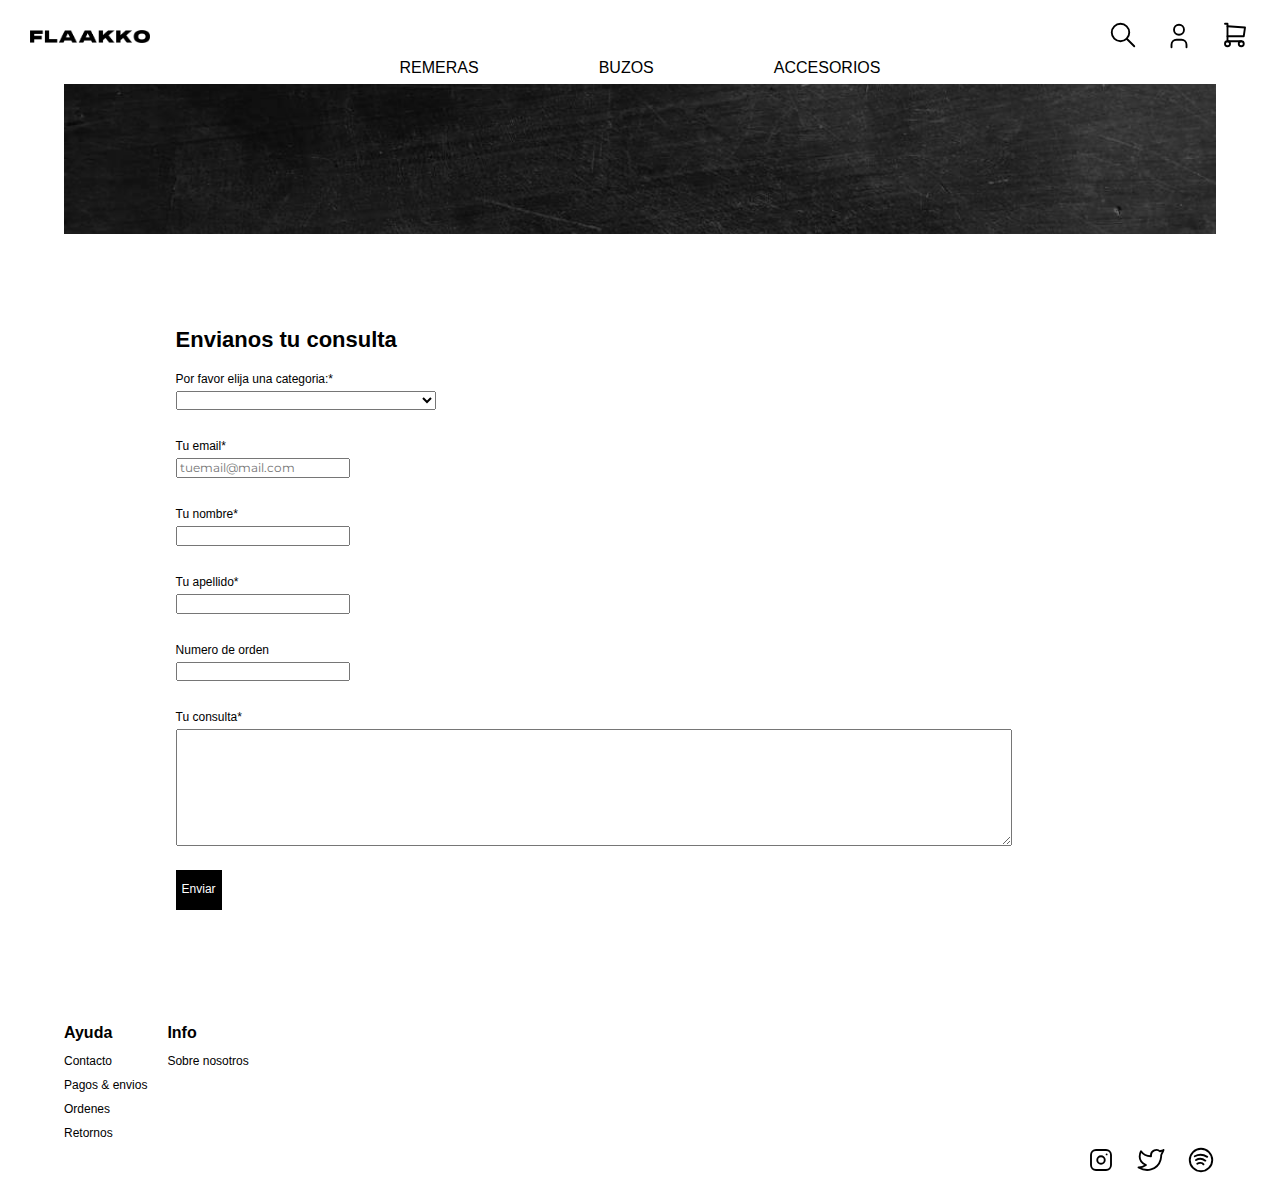
<file: pages/contacto.html>
<!DOCTYPE html>
<html lang="en" dir="ltr">
  <head>
    <meta charset="utf-8">
    <meta name="viewport" content="width=device-width, initial-scale=1.0">
    <title>FLAAKKO | Contacto</title>
    <meta name="description" content="Página de Contacto. Ropa unisex con estilo. Envíos a todos el país.">
    <meta name="keywords" content="ropa, contacto, remeras, accesorios, buzos, unisex, streetwear">
    <link rel="preload" href="../css/normalize.css" as="style">
    <link rel="preload" href="../css/main.css" as="style">
    <link rel="stylesheet" href="../css/bootstrap.css">
    <link rel="stylesheet" href="../css/normalize.css">
    <link rel="stylesheet" href="../css/main.css">
    <link href="https://fonts.cdnfonts.com/css/monument-extended" rel="stylesheet">
    <link href="https://fonts.googleapis.com/css2?family=Montserrat:wght@400;700&display=swap" rel="stylesheet">
  </head>
  <body>
    <header class="header-pages">
      <div class="header-grid">
        <div class="logo">
          <a class="logo__link" href="../index.html">
            <img class="logo__nombre" src="../img/logo1 b.png" alt="logo flaakko">
          </a>
        </div>
        <nav class="navegacion">
          <a class="navegacion__enlace" href="404.html">
            <svg xmlns="http://www.w3.org/2000/svg" class="icon icon-tabler icon-tabler-search" width="30" height="30" viewBox="0 0 24 24" stroke-width="1.5" stroke="#000000" fill="none" stroke-linecap="round" stroke-linejoin="round">
              <path stroke="none" d="M0 0h24v24H0z" fill="none"/>
              <circle cx="10" cy="10" r="7" />
              <line x1="21" y1="21" x2="15" y2="15" />
            </svg>
          </a>
          <div class="navegacion__enlace">
            <!-- Button trigger modal -->
            <button type="button" class="navegacion__sign-in-modal" data-toggle="modal" data-target="#sign-in-modal">
              <svg xmlns="http://www.w3.org/2000/svg" class="icon icon-tabler icon-tabler-user" width="30" height="30" viewBox="0 0 24 24" stroke-width="1.5" stroke="#000000" fill="none" stroke-linecap="round" stroke-linejoin="round">
              <path stroke="none" d="M0 0h24v24H0z" fill="none"/>
              <circle cx="12" cy="7" r="4" />
              <path d="M6 21v-2a4 4 0 0 1 4 -4h4a4 4 0 0 1 4 4v2" />
              </svg>
            </button>
          </div>
          <a class="navegacion__enlace" href="carrito.html">
            <svg xmlns="http://www.w3.org/2000/svg" class="icon icon-tabler icon-tabler-shopping-cart" width="30" height="30" viewBox="0 0 24 24" stroke-width="1.5" stroke="#000000" fill="none" stroke-linecap="round" stroke-linejoin="round">
              <path stroke="none" d="M0 0h24v24H0z" fill="none"/>
              <circle cx="6" cy="19" r="2" />
              <circle cx="17" cy="19" r="2" />
              <path d="M17 17h-11v-14h-2" />
              <path d="M6 5l14 1l-1 7h-13" />
            </svg>
          </a>
        </nav>
        <nav class="navegacion2">
            <a class="navegacion2__enlace" href="remeras.html">Remeras</a>
            <a class="navegacion2__enlace" href="buzos.html">Buzos</a>
            <a class="navegacion2__enlace" href="accesorios.html">Accesorios</a>
        </nav>
      </div> <!-- .header-grid -->
    </header>

    <main class="main">
      <div class="contenedor">
        <section class="contacto">
          <div class="contacto__background"></div>
          <form action="" class="contacto__formulario">
            <fieldset class="contacto__fieldset">
              <legend class="contacto__leyenda">Envianos tu consulta</legend>

              <label class="contacto__categoria block" for="categoria-contacto">Por favor elija una categoria:*</label>
              <select class="contacto__select block" name="categoria-contacto" id="categoria-contacto" required>
                <option selected disabled></option>
                <option value="cancelar">Cancelar orden</option>
                <option value="pago">Tengo una duda acerca del pago</option>
                <option value="productos">Consulta acerca de producto especifico</option>
                <option value="devoluciones">Consulta acerca de las devoluciones</option>
                <option value="envios">Consulta acerca del envio</option>
              </select>
              <br>

              <label class="contacto__email block" for="email">Tu email*</label>
              <input class="contacto__input block" type="email" name="email" id="email" value="" placeholder="tuemail@mail.com" required>
              <br>

              <label class="contacto__nombre block" for="nombre">Tu nombre*</label>
              <input class="contacto__input block" type="text" name="nombre" id="nombre" value="" required>
              <br>

              <label class="contacto__apellido block" for="apellido">Tu apellido*</label>
              <input class="contacto__input block" type="text" name="apellido" id="apellido" value="" required>
              <br>

              <label class="contacto__orden block" for="orden">Numero de orden</label>
              <input class="contacto__input block" type="text" name="orden" id="orden" value="">
              <br>

              <label class="contacto__mensaje block" for="mensaje">Tu consulta*</label>
              <textarea class="contacto__textarea block" name="mensaje" id="mensaje" rows="8" cols="auto" required></textarea>
              <br>

              <input class="contacto__boton block" type="button" name="button" id="button" value="Enviar">
            </fieldset>
          </form>
        </section>
      </div> <!-- .contenedor -->
    </main>

    <footer class="footer">
      <div class="contenedor">
        <div class="footer-grid">
          <section class="paginas">
            <div class="paginas__item">
              <p class="paginas__titulo-seccion no-margin">Ayuda</p>
              <a class="paginas__enlace" href="contacto.html">Contacto</a>
              <a class="paginas__enlace" href="pagos-envios.html">Pagos & envios</a>
              <a class="paginas__enlace" href="ordenes.html">Ordenes</a>
              <a class="paginas__enlace" href="retornos.html">Retornos</a>
            </div>
            <div class="paginas__item">
              <p class="paginas__titulo-seccion no-margin">Info</p>
              <a class="paginas__enlace" href="sobre-nosotros.html">Sobre nosotros</a>
            </div>
          </section>
          <section class="redes">
            <a class="redes__enlace" href="https://www.instagram.com/" target="_blank">
              <svg xmlns="http://www.w3.org/2000/svg" class="icon icon-tabler icon-tabler-brand-instagram" width="30" height="30" viewBox="0 0 24 24" stroke-width="1.5" stroke="#000000" fill="none" stroke-linecap="round" stroke-linejoin="round">
                <path stroke="none" d="M0 0h24v24H0z" fill="none"/>
                <rect x="4" y="4" width="16" height="16" rx="4" />
                <circle cx="12" cy="12" r="3" />
                <line x1="16.5" y1="7.5" x2="16.5" y2="7.501" />
              </svg>
            </a>
            <a class="redes__enlace" href="https://twitter.com/" target="_blank">
              <svg xmlns="http://www.w3.org/2000/svg" class="icon icon-tabler icon-tabler-brand-twitter" width="30" height="30" viewBox="0 0 24 24" stroke-width="1.5" stroke="#000000" fill="none" stroke-linecap="round" stroke-linejoin="round">
                <path stroke="none" d="M0 0h24v24H0z" fill="none"/>
                <path d="M22 4.01c-1 .49 -1.98 .689 -3 .99c-1.121 -1.265 -2.783 -1.335 -4.38 -.737s-2.643 2.06 -2.62 3.737v1c-3.245 .083 -6.135 -1.395 -8 -4c0 0 -4.182 7.433 4 11c-1.872 1.247 -3.739 2.088 -6 2c3.308 1.803 6.913 2.423 10.034 1.517c3.58 -1.04 6.522 -3.723 7.651 -7.742a13.84 13.84 0 0 0 .497 -3.753c-.002 -.249 1.51 -2.772 1.818 -4.013z" />
              </svg>
            </a>
            <a class="redes__enlace" href="https://www.spotify.com/" target="_blank">
              <svg xmlns="http://www.w3.org/2000/svg" class="icon icon-tabler icon-tabler-brand-spotify" width="30" height="30" viewBox="0 0 24 24" stroke-width="1.5" stroke="#000000" fill="none" stroke-linecap="round" stroke-linejoin="round">
                <path stroke="none" d="M0 0h24v24H0z" fill="none"/>
                <circle cx="12" cy="12" r="9" />
                <path d="M8 11.973c2.5 -1.473 5.5 -.973 7.5 .527" />
                <path d="M9 15c1.5 -1 4 -1 5 .5" />
                <path d="M7 9c2 -1 6 -2 10 .5" />
              </svg>
            </a>
          </section>
        </div> <!-- .footer-grid -->
      </div> <!-- .contenedor -->
    </footer>

    <!-- Modal Sign-In -->
    <div class="modal fade" id="sign-in-modal" tabindex="-1" role="dialog" aria-labelledby="exampleModalCenterTitle" aria-hidden="true">
      <div class="modal-dialog modal-dialog-centered" role="document">
        <div class="modal-content">
          <div class="modal-header">
            <h5 class="modal-title" id="sign-in-exampleModalLongTitle">Iniciar sesion</h5>
            <button type="button" class="close navegacion__sign-in-modal-close" data-dismiss="modal" aria-label="Close">
              <span aria-hidden="true">&times;</span>
            </button>
          </div>
          <div class="modal-body">
            <form class="navegacion__sign-in-modal-form" action="" method="">
              <label class="block" for="email-sign-in">Tu email*</label>
              <input class="modal--input block" type="email" name="email-sign-in" id="email-sign-in" value="" placeholder="tuemail@mail.com" required>
              <br>

                <label class="block" for="password-sign-in">Tu contraseña*</label>
              <input class="modal--input block" type="password" name="password-sign-in" id="password-sign-in" value="" required>
              <br>
            </form>
          </div>
          <div class="modal-footer">
            <button type="button" class="btn btn-secondary modal--boton-secundario" data-dismiss="modal">Cerrar</button>
            <button type="button" class="btn btn-primary modal--boton-primario">Entrar</button>
          </div>
        </div>
      </div>
    </div>

    <script src="https://code.jquery.com/jquery-3.3.1.slim.min.js" integrity="sha384-q8i/X+965DzO0rT7abK41JStQIAqVgRVzpbzo5smXKp4YfRvH+8abtTE1Pi6jizo" crossorigin="anonymous"></script>
    <script src="https://cdnjs.cloudflare.com/ajax/libs/popper.js/1.14.7/umd/popper.min.js" integrity="sha384-UO2eT0CpHqdSJQ6hJty5KVphtPhzWj9WO1clHTMGa3JDZwrnQq4sF86dIHNDz0W1" crossorigin="anonymous"></script>
    <script src="https://stackpath.bootstrapcdn.com/bootstrap/4.3.1/js/bootstrap.min.js" integrity="sha384-JjSmVgyd0p3pXB1rRibZUAYoIIy6OrQ6VrjIEaFf/nJGzIxFDsf4x0xIM+B07jRM" crossorigin="anonymous"></script>
    <script src="https://cdn.jsdelivr.net/npm/bootstrap@5.1.0/dist/js/bootstrap.min.js" integrity="sha384-cn7l7gDp0eyniUwwAZgrzD06kc/tftFf19TOAs2zVinnD/C7E91j9yyk5//jjpt/" crossorigin="anonymous"></script>

  </body>
</html>
</file>
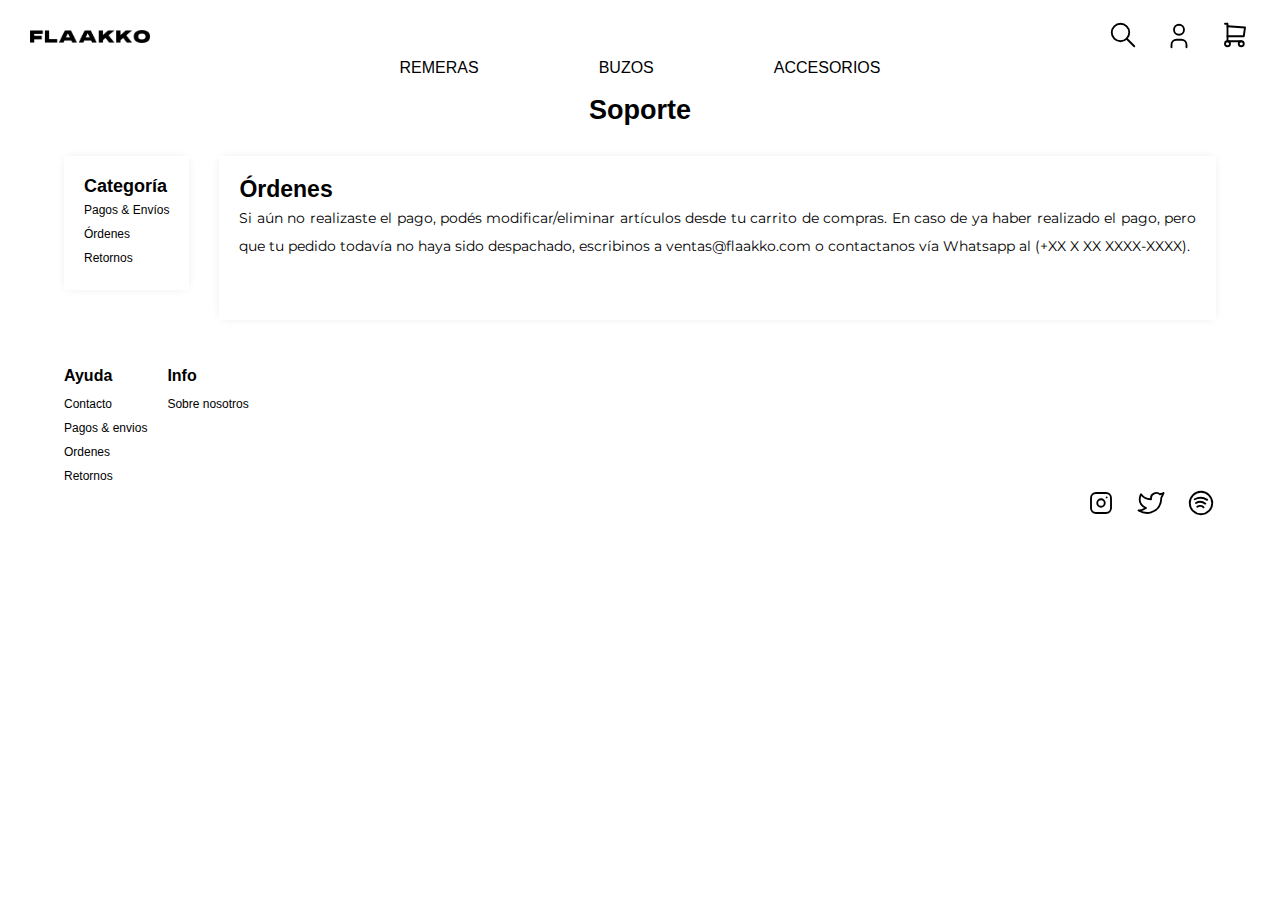
<file: pages/ordenes.html>
<!DOCTYPE html>
<html lang="en" dir="ltr">
  <head>
    <meta charset="utf-8">
    <meta name="viewport" content="width=device-width, initial-scale=1.0">
    <title>FLAAKKO | Órdenes</title>
    <meta name="description" content="Página de Soporte. Ropa unisex con estilo. Envíos a todos el país.">
    <meta name="keywords" content="ropa, soporte, ordenes, remeras, accesorios, buzos, unisex, streetwear">
    <link rel="preload" href="../css/normalize.css" as="style">
    <link rel="preload" href="../css/main.css" as="style">
    <link rel="stylesheet" href="../css/bootstrap.css">
    <link rel="stylesheet" href="../css/normalize.css">
    <link rel="stylesheet" href="../css/main.css">
    <link href="https://fonts.cdnfonts.com/css/monument-extended" rel="stylesheet">
    <link href="https://fonts.googleapis.com/css2?family=Montserrat:wght@400;700&display=swap" rel="stylesheet">
  </head>
  <body>
    <header class="header-pages">
      <div class="header-grid">
        <div class="logo">
          <a class="logo__link" href="../index.html">
            <img class="logo__nombre" src="../img/logo1 b.png" alt="logo flaakko">
          </a>
        </div>
        <nav class="navegacion">
          <a class="navegacion__enlace" href="404.html">
            <svg xmlns="http://www.w3.org/2000/svg" class="icon icon-tabler icon-tabler-search" width="30" height="30" viewBox="0 0 24 24" stroke-width="1.5" stroke="#000000" fill="none" stroke-linecap="round" stroke-linejoin="round">
              <path stroke="none" d="M0 0h24v24H0z" fill="none"/>
              <circle cx="10" cy="10" r="7" />
              <line x1="21" y1="21" x2="15" y2="15" />
            </svg>
          </a>
          <div class="navegacion__enlace">
            <!-- Button trigger modal -->
            <button type="button" class="navegacion__sign-in-modal" data-toggle="modal" data-target="#sign-in-modal">
              <svg xmlns="http://www.w3.org/2000/svg" class="icon icon-tabler icon-tabler-user" width="30" height="30" viewBox="0 0 24 24" stroke-width="1.5" stroke="#000000" fill="none" stroke-linecap="round" stroke-linejoin="round">
              <path stroke="none" d="M0 0h24v24H0z" fill="none"/>
              <circle cx="12" cy="7" r="4" />
              <path d="M6 21v-2a4 4 0 0 1 4 -4h4a4 4 0 0 1 4 4v2" />
              </svg>
            </button>
          </div>
          <a class="navegacion__enlace" href="carrito.html">
            <svg xmlns="http://www.w3.org/2000/svg" class="icon icon-tabler icon-tabler-shopping-cart" width="30" height="30" viewBox="0 0 24 24" stroke-width="1.5" stroke="#000000" fill="none" stroke-linecap="round" stroke-linejoin="round">
              <path stroke="none" d="M0 0h24v24H0z" fill="none"/>
              <circle cx="6" cy="19" r="2" />
              <circle cx="17" cy="19" r="2" />
              <path d="M17 17h-11v-14h-2" />
              <path d="M6 5l14 1l-1 7h-13" />
            </svg>
          </a>
        </nav>
        <nav class="navegacion2">
            <a class="navegacion2__enlace" href="remeras.html">Remeras</a>
            <a class="navegacion2__enlace" href="buzos.html">Buzos</a>
            <a class="navegacion2__enlace" href="accesorios.html">Accesorios</a>
        </nav>
      </div> <!-- .header-grid -->
    </header>

    <main class="main">
      <div class="contenedor">
        <section class="soporte">
          <h1 class="soporte__titulo no-margin">Soporte</h1>
          <div class="soporte__entrada">
            <h2 class="soporte__entrada-titulo no-margin">Órdenes</h2>
            <p class="soporte__parrafo">Si aún no realizaste el pago, podés modificar/eliminar artículos desde tu carrito de compras. En caso de ya haber realizado el pago, pero que tu pedido todavía no haya sido despachado, escribinos a ventas@flaakko.com o contactanos vía Whatsapp al (+XX X XX XXXX-XXXX).</p>
          </div>
          <aside class="soporte__aside">
            <h3 class="soporte__aside-titulo no-margin">Categoría</h3>
            <a href="pagos-envios.html" class="soporte__enlaces">Pagos & Envíos</a>
            <a href="ordenes.html" class="soporte__enlaces">Órdenes</a>
            <a href="retornos.html" class="soporte__enlaces">Retornos</a>
          </aside>
          <aside class="soporte__aside-responsive">
            <p class="soporte__aside-responsive-titulo">Categoría:</p>
            <select class="soporte__select" name="categoria-soporte">
              <option class="soporte__opcion" value="pagos">Pagos & envíos</option>
              <option class="soporte__opcion" value="pagos">Órdenes</option>
              <option class="soporte__opcion" value="pagos">Retornos</option>
            </select>
          </aside>

        </section>
      </div> <!-- .contenedor -->
    </main>

    <footer class="footer">
      <div class="contenedor">
        <div class="footer-grid">
          <section class="paginas">
            <div class="paginas__item">
              <p class="paginas__titulo-seccion no-margin">Ayuda</p>
              <a class="paginas__enlace" href="contacto.html">Contacto</a>
              <a class="paginas__enlace" href="pagos-envios.html">Pagos & envios</a>
              <a class="paginas__enlace" href="ordenes.html">Ordenes</a>
              <a class="paginas__enlace" href="retornos.html">Retornos</a>
            </div>
            <div class="paginas__item">
              <p class="paginas__titulo-seccion no-margin">Info</p>
              <a class="paginas__enlace" href="sobre-nosotros.html">Sobre nosotros</a>
            </div>
          </section>
          <section class="redes">
            <a class="redes__enlace" href="https://www.instagram.com/" target="_blank">
              <svg xmlns="http://www.w3.org/2000/svg" class="icon icon-tabler icon-tabler-brand-instagram" width="30" height="30" viewBox="0 0 24 24" stroke-width="1.5" stroke="#000000" fill="none" stroke-linecap="round" stroke-linejoin="round">
                <path stroke="none" d="M0 0h24v24H0z" fill="none"/>
                <rect x="4" y="4" width="16" height="16" rx="4" />
                <circle cx="12" cy="12" r="3" />
                <line x1="16.5" y1="7.5" x2="16.5" y2="7.501" />
              </svg>
            </a>
            <a class="redes__enlace" href="https://twitter.com/" target="_blank">
              <svg xmlns="http://www.w3.org/2000/svg" class="icon icon-tabler icon-tabler-brand-twitter" width="30" height="30" viewBox="0 0 24 24" stroke-width="1.5" stroke="#000000" fill="none" stroke-linecap="round" stroke-linejoin="round">
                <path stroke="none" d="M0 0h24v24H0z" fill="none"/>
                <path d="M22 4.01c-1 .49 -1.98 .689 -3 .99c-1.121 -1.265 -2.783 -1.335 -4.38 -.737s-2.643 2.06 -2.62 3.737v1c-3.245 .083 -6.135 -1.395 -8 -4c0 0 -4.182 7.433 4 11c-1.872 1.247 -3.739 2.088 -6 2c3.308 1.803 6.913 2.423 10.034 1.517c3.58 -1.04 6.522 -3.723 7.651 -7.742a13.84 13.84 0 0 0 .497 -3.753c-.002 -.249 1.51 -2.772 1.818 -4.013z" />
              </svg>
            </a>
            <a class="redes__enlace" href="https://www.spotify.com/" target="_blank">
              <svg xmlns="http://www.w3.org/2000/svg" class="icon icon-tabler icon-tabler-brand-spotify" width="30" height="30" viewBox="0 0 24 24" stroke-width="1.5" stroke="#000000" fill="none" stroke-linecap="round" stroke-linejoin="round">
                <path stroke="none" d="M0 0h24v24H0z" fill="none"/>
                <circle cx="12" cy="12" r="9" />
                <path d="M8 11.973c2.5 -1.473 5.5 -.973 7.5 .527" />
                <path d="M9 15c1.5 -1 4 -1 5 .5" />
                <path d="M7 9c2 -1 6 -2 10 .5" />
              </svg>
            </a>
          </section>
        </div> <!-- .footer-grid -->
      </div> <!-- .contenedor -->
    </footer>

    <!-- Modal Sign-In -->
    <div class="modal fade" id="sign-in-modal" tabindex="-1" role="dialog" aria-labelledby="exampleModalCenterTitle" aria-hidden="true">
      <div class="modal-dialog modal-dialog-centered" role="document">
        <div class="modal-content">
          <div class="modal-header">
            <h5 class="modal-title" id="sign-in-exampleModalLongTitle">Iniciar sesion</h5>
            <button type="button" class="close navegacion__sign-in-modal-close" data-dismiss="modal" aria-label="Close">
              <span aria-hidden="true">&times;</span>
            </button>
          </div>
          <div class="modal-body">
            <form class="navegacion__sign-in-modal-form" action="" method="">
              <label class="block" for="email-sign-in">Tu email*</label>
              <input class="modal--input block" type="email" name="email-sign-in" id="email-sign-in" value="" placeholder="tuemail@mail.com" required>
              <br>

                <label class="block" for="password-sign-in">Tu contraseña*</label>
              <input class="modal--input block" type="password" name="password-sign-in" id="password-sign-in" value="" required>
              <br>
            </form>
          </div>
          <div class="modal-footer">
            <button type="button" class="btn btn-secondary modal--boton-secundario" data-dismiss="modal">Cerrar</button>
            <button type="button" class="btn btn-primary modal--boton-primario">Entrar</button>
          </div>
        </div>
      </div>
    </div>

    <script src="https://code.jquery.com/jquery-3.3.1.slim.min.js" integrity="sha384-q8i/X+965DzO0rT7abK41JStQIAqVgRVzpbzo5smXKp4YfRvH+8abtTE1Pi6jizo" crossorigin="anonymous"></script>
    <script src="https://cdnjs.cloudflare.com/ajax/libs/popper.js/1.14.7/umd/popper.min.js" integrity="sha384-UO2eT0CpHqdSJQ6hJty5KVphtPhzWj9WO1clHTMGa3JDZwrnQq4sF86dIHNDz0W1" crossorigin="anonymous"></script>
    <script src="https://stackpath.bootstrapcdn.com/bootstrap/4.3.1/js/bootstrap.min.js" integrity="sha384-JjSmVgyd0p3pXB1rRibZUAYoIIy6OrQ6VrjIEaFf/nJGzIxFDsf4x0xIM+B07jRM" crossorigin="anonymous"></script>
    <script src="https://cdn.jsdelivr.net/npm/bootstrap@5.1.0/dist/js/bootstrap.min.js" integrity="sha384-cn7l7gDp0eyniUwwAZgrzD06kc/tftFf19TOAs2zVinnD/C7E91j9yyk5//jjpt/" crossorigin="anonymous"></script>

  </body>
</html>
</file>
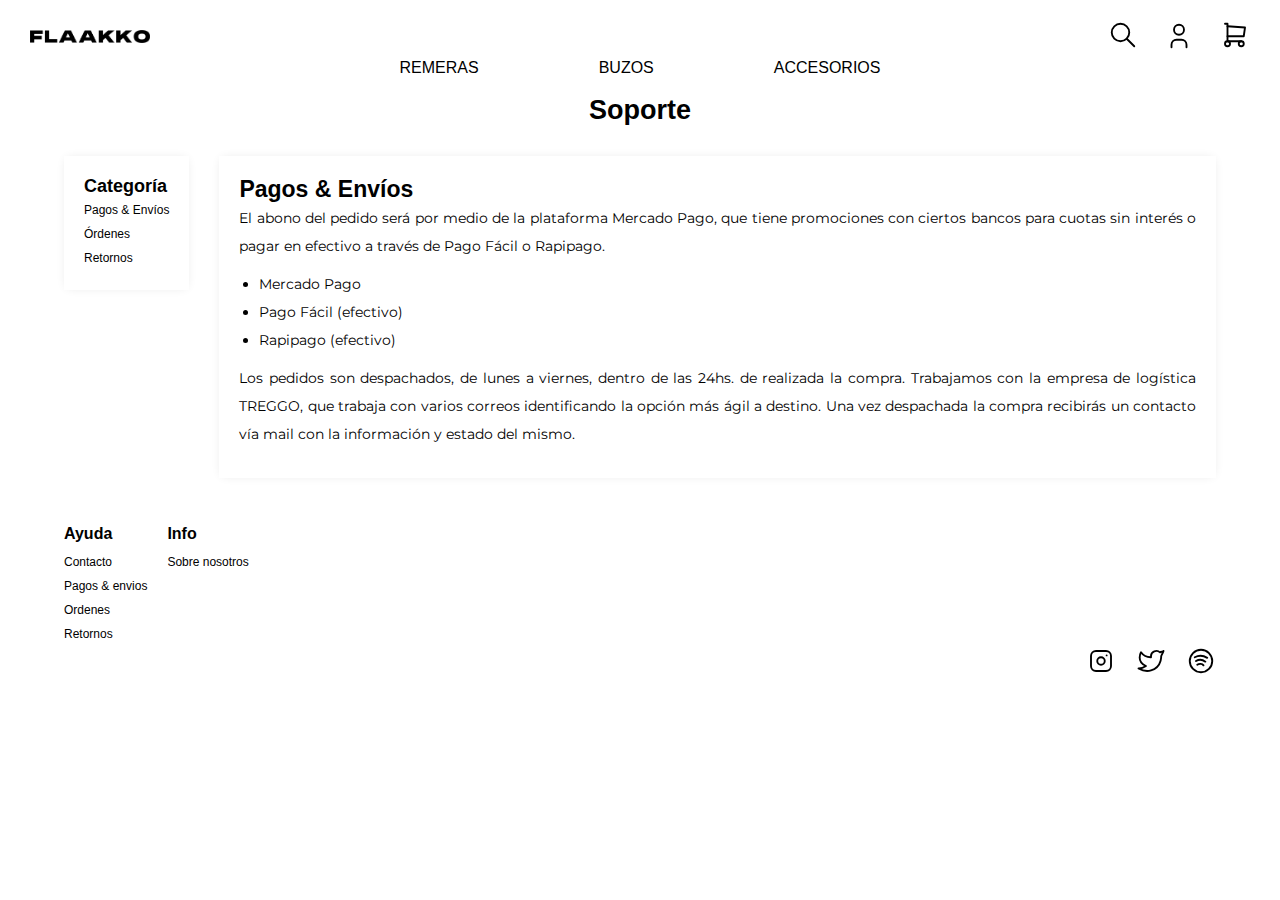
<file: pages/pagos-envios.html>
<!DOCTYPE html>
<html lang="en" dir="ltr">
  <head>
    <meta charset="utf-8">
    <meta name="viewport" content="width=device-width, initial-scale=1.0">
    <title>FLAAKKO | Pagos & Envíos</title>
    <meta name="description" content="Página de Soporte. Ropa unisex con estilo. Envíos a todos el país.">
    <meta name="keywords" content="ropa, soporte, pagos, envios, remeras, accesorios, buzos, unisex, streetwear">
    <link rel="preload" href="../css/normalize.css" as="style">
    <link rel="preload" href="../css/main.css" as="style">
    <link rel="stylesheet" href="../css/bootstrap.css">
    <link rel="stylesheet" href="../css/normalize.css">
    <link rel="stylesheet" href="../css/main.css">
    <link href="https://fonts.cdnfonts.com/css/monument-extended" rel="stylesheet">
    <link href="https://fonts.googleapis.com/css2?family=Montserrat:wght@400;700&display=swap" rel="stylesheet">
  </head>
  <body>
    <header class="header-pages">
      <div class="header-grid">
        <div class="logo">
          <a class="logo__link" href="../index.html">
            <img class="logo__nombre" src="../img/logo1 b.png" alt="logo flaakko">
          </a>
        </div>
        <nav class="navegacion">
          <a class="navegacion__enlace" href="404.html">
            <svg xmlns="http://www.w3.org/2000/svg" class="icon icon-tabler icon-tabler-search" width="30" height="30" viewBox="0 0 24 24" stroke-width="1.5" stroke="#000000" fill="none" stroke-linecap="round" stroke-linejoin="round">
              <path stroke="none" d="M0 0h24v24H0z" fill="none"/>
              <circle cx="10" cy="10" r="7" />
              <line x1="21" y1="21" x2="15" y2="15" />
            </svg>
          </a>
          <div class="navegacion__enlace">
            <!-- Button trigger modal -->
            <button type="button" class="navegacion__sign-in-modal" data-toggle="modal" data-target="#sign-in-modal">
              <svg xmlns="http://www.w3.org/2000/svg" class="icon icon-tabler icon-tabler-user" width="30" height="30" viewBox="0 0 24 24" stroke-width="1.5" stroke="#000000" fill="none" stroke-linecap="round" stroke-linejoin="round">
              <path stroke="none" d="M0 0h24v24H0z" fill="none"/>
              <circle cx="12" cy="7" r="4" />
              <path d="M6 21v-2a4 4 0 0 1 4 -4h4a4 4 0 0 1 4 4v2" />
              </svg>
            </button>
          </div>
          <a class="navegacion__enlace" href="carrito.html">
            <svg xmlns="http://www.w3.org/2000/svg" class="icon icon-tabler icon-tabler-shopping-cart" width="30" height="30" viewBox="0 0 24 24" stroke-width="1.5" stroke="#000000" fill="none" stroke-linecap="round" stroke-linejoin="round">
              <path stroke="none" d="M0 0h24v24H0z" fill="none"/>
              <circle cx="6" cy="19" r="2" />
              <circle cx="17" cy="19" r="2" />
              <path d="M17 17h-11v-14h-2" />
              <path d="M6 5l14 1l-1 7h-13" />
            </svg>
          </a>
        </nav>
        <nav class="navegacion2">
            <a class="navegacion2__enlace" href="remeras.html">Remeras</a>
            <a class="navegacion2__enlace" href="buzos.html">Buzos</a>
            <a class="navegacion2__enlace" href="accesorios.html">Accesorios</a>
        </nav>
      </div> <!-- .header-grid -->
    </header>

    <main class="main">
      <div class="contenedor">
        <section class="soporte">
          <h1 class="soporte__titulo no-margin">Soporte</h1>
          <div class="soporte__entrada">
            <h2 class="soporte__entrada-titulo no-margin">Pagos & Envíos</h2>
            <p class="soporte__parrafo">El abono del pedido será por medio de la plataforma Mercado Pago, que tiene promociones con ciertos bancos para cuotas sin interés o pagar en efectivo a través de Pago Fácil o Rapipago.</p>
            <ul class="soporte__lista">
              <li class="soporte__lista-item">Mercado Pago</li>
              <li class="soporte__lista-item">Pago Fácil (efectivo)</li>
              <li class="soporte__lista-item">Rapipago (efectivo)</li>
            </ul>
            <p class="soporte__parrafo">Los pedidos son despachados, de lunes a viernes, dentro de las 24hs. de realizada la compra. Trabajamos con la empresa de logística TREGGO, que trabaja con varios correos identificando la opción más ágil a destino. Una vez despachada la compra recibirás un contacto vía mail con la información y estado del mismo.</p>
          </div>
          <aside class="soporte__aside">
            <h3 class="soporte__aside-titulo no-margin">Categoría</h3>
            <a href="pagos-envios.html" class="soporte__enlaces">Pagos & Envíos</a>
            <a href="ordenes.html" class="soporte__enlaces">Órdenes</a>
            <a href="retornos.html" class="soporte__enlaces">Retornos</a>
          </aside>
          <aside class="soporte__aside-responsive">
            <p class="soporte__aside-responsive-titulo">Categoría:</p>
            <select class="soporte__select" name="categoria-soporte">
              <option class="soporte__opcion" value="pagos">Pagos & envíos</option>
              <option class="soporte__opcion" value="pagos">Órdenes</option>
              <option class="soporte__opcion" value="pagos">Retornos</option>
            </select>
          </aside>

        </section>
      </div> <!-- .contenedor -->
    </main>

    <footer class="footer">
      <div class="contenedor">
        <div class="footer-grid">
          <section class="paginas">
            <div class="paginas__item">
              <p class="paginas__titulo-seccion no-margin">Ayuda</p>
              <a class="paginas__enlace" href="contacto.html">Contacto</a>
              <a class="paginas__enlace" href="pagos-envios.html">Pagos & envios</a>
              <a class="paginas__enlace" href="ordenes.html">Ordenes</a>
              <a class="paginas__enlace" href="retornos.html">Retornos</a>
            </div>
            <div class="paginas__item">
              <p class="paginas__titulo-seccion no-margin">Info</p>
              <a class="paginas__enlace" href="sobre-nosotros.html">Sobre nosotros</a>
            </div>
          </section>
          <section class="redes">
            <a class="redes__enlace" href="https://www.instagram.com/" target="_blank">
              <svg xmlns="http://www.w3.org/2000/svg" class="icon icon-tabler icon-tabler-brand-instagram" width="30" height="30" viewBox="0 0 24 24" stroke-width="1.5" stroke="#000000" fill="none" stroke-linecap="round" stroke-linejoin="round">
                <path stroke="none" d="M0 0h24v24H0z" fill="none"/>
                <rect x="4" y="4" width="16" height="16" rx="4" />
                <circle cx="12" cy="12" r="3" />
                <line x1="16.5" y1="7.5" x2="16.5" y2="7.501" />
              </svg>
            </a>
            <a class="redes__enlace" href="https://twitter.com/" target="_blank">
              <svg xmlns="http://www.w3.org/2000/svg" class="icon icon-tabler icon-tabler-brand-twitter" width="30" height="30" viewBox="0 0 24 24" stroke-width="1.5" stroke="#000000" fill="none" stroke-linecap="round" stroke-linejoin="round">
                <path stroke="none" d="M0 0h24v24H0z" fill="none"/>
                <path d="M22 4.01c-1 .49 -1.98 .689 -3 .99c-1.121 -1.265 -2.783 -1.335 -4.38 -.737s-2.643 2.06 -2.62 3.737v1c-3.245 .083 -6.135 -1.395 -8 -4c0 0 -4.182 7.433 4 11c-1.872 1.247 -3.739 2.088 -6 2c3.308 1.803 6.913 2.423 10.034 1.517c3.58 -1.04 6.522 -3.723 7.651 -7.742a13.84 13.84 0 0 0 .497 -3.753c-.002 -.249 1.51 -2.772 1.818 -4.013z" />
              </svg>
            </a>
            <a class="redes__enlace" href="https://www.spotify.com/" target="_blank">
              <svg xmlns="http://www.w3.org/2000/svg" class="icon icon-tabler icon-tabler-brand-spotify" width="30" height="30" viewBox="0 0 24 24" stroke-width="1.5" stroke="#000000" fill="none" stroke-linecap="round" stroke-linejoin="round">
                <path stroke="none" d="M0 0h24v24H0z" fill="none"/>
                <circle cx="12" cy="12" r="9" />
                <path d="M8 11.973c2.5 -1.473 5.5 -.973 7.5 .527" />
                <path d="M9 15c1.5 -1 4 -1 5 .5" />
                <path d="M7 9c2 -1 6 -2 10 .5" />
              </svg>
            </a>
          </section>
        </div> <!-- .footer-grid -->
      </div> <!-- .contenedor -->
    </footer>

    <!-- Modal Sign-In -->
    <div class="modal fade" id="sign-in-modal" tabindex="-1" role="dialog" aria-labelledby="exampleModalCenterTitle" aria-hidden="true">
      <div class="modal-dialog modal-dialog-centered" role="document">
        <div class="modal-content">
          <div class="modal-header">
            <h5 class="modal-title" id="sign-in-exampleModalLongTitle">Iniciar sesion</h5>
            <button type="button" class="close navegacion__sign-in-modal-close" data-dismiss="modal" aria-label="Close">
              <span aria-hidden="true">&times;</span>
            </button>
          </div>
          <div class="modal-body">
            <form class="navegacion__sign-in-modal-form" action="" method="">
              <label class="block" for="email-sign-in">Tu email*</label>
              <input class="modal--input block" type="email" name="email-sign-in" id="email-sign-in" value="" placeholder="tuemail@mail.com" required>
              <br>

                <label class="block" for="password-sign-in">Tu contraseña*</label>
              <input class="modal--input block" type="password" name="password-sign-in" id="password-sign-in" value="" required>
              <br>
            </form>
          </div>
          <div class="modal-footer">
            <button type="button" class="btn btn-secondary modal--boton-secundario" data-dismiss="modal">Cerrar</button>
            <button type="button" class="btn btn-primary modal--boton-primario">Entrar</button>
          </div>
        </div>
      </div>
    </div>

    <script src="https://code.jquery.com/jquery-3.3.1.slim.min.js" integrity="sha384-q8i/X+965DzO0rT7abK41JStQIAqVgRVzpbzo5smXKp4YfRvH+8abtTE1Pi6jizo" crossorigin="anonymous"></script>
    <script src="https://cdnjs.cloudflare.com/ajax/libs/popper.js/1.14.7/umd/popper.min.js" integrity="sha384-UO2eT0CpHqdSJQ6hJty5KVphtPhzWj9WO1clHTMGa3JDZwrnQq4sF86dIHNDz0W1" crossorigin="anonymous"></script>
    <script src="https://stackpath.bootstrapcdn.com/bootstrap/4.3.1/js/bootstrap.min.js" integrity="sha384-JjSmVgyd0p3pXB1rRibZUAYoIIy6OrQ6VrjIEaFf/nJGzIxFDsf4x0xIM+B07jRM" crossorigin="anonymous"></script>
    <script src="https://cdn.jsdelivr.net/npm/bootstrap@5.1.0/dist/js/bootstrap.min.js" integrity="sha384-cn7l7gDp0eyniUwwAZgrzD06kc/tftFf19TOAs2zVinnD/C7E91j9yyk5//jjpt/" crossorigin="anonymous"></script>

  </body>
</html>
</file>
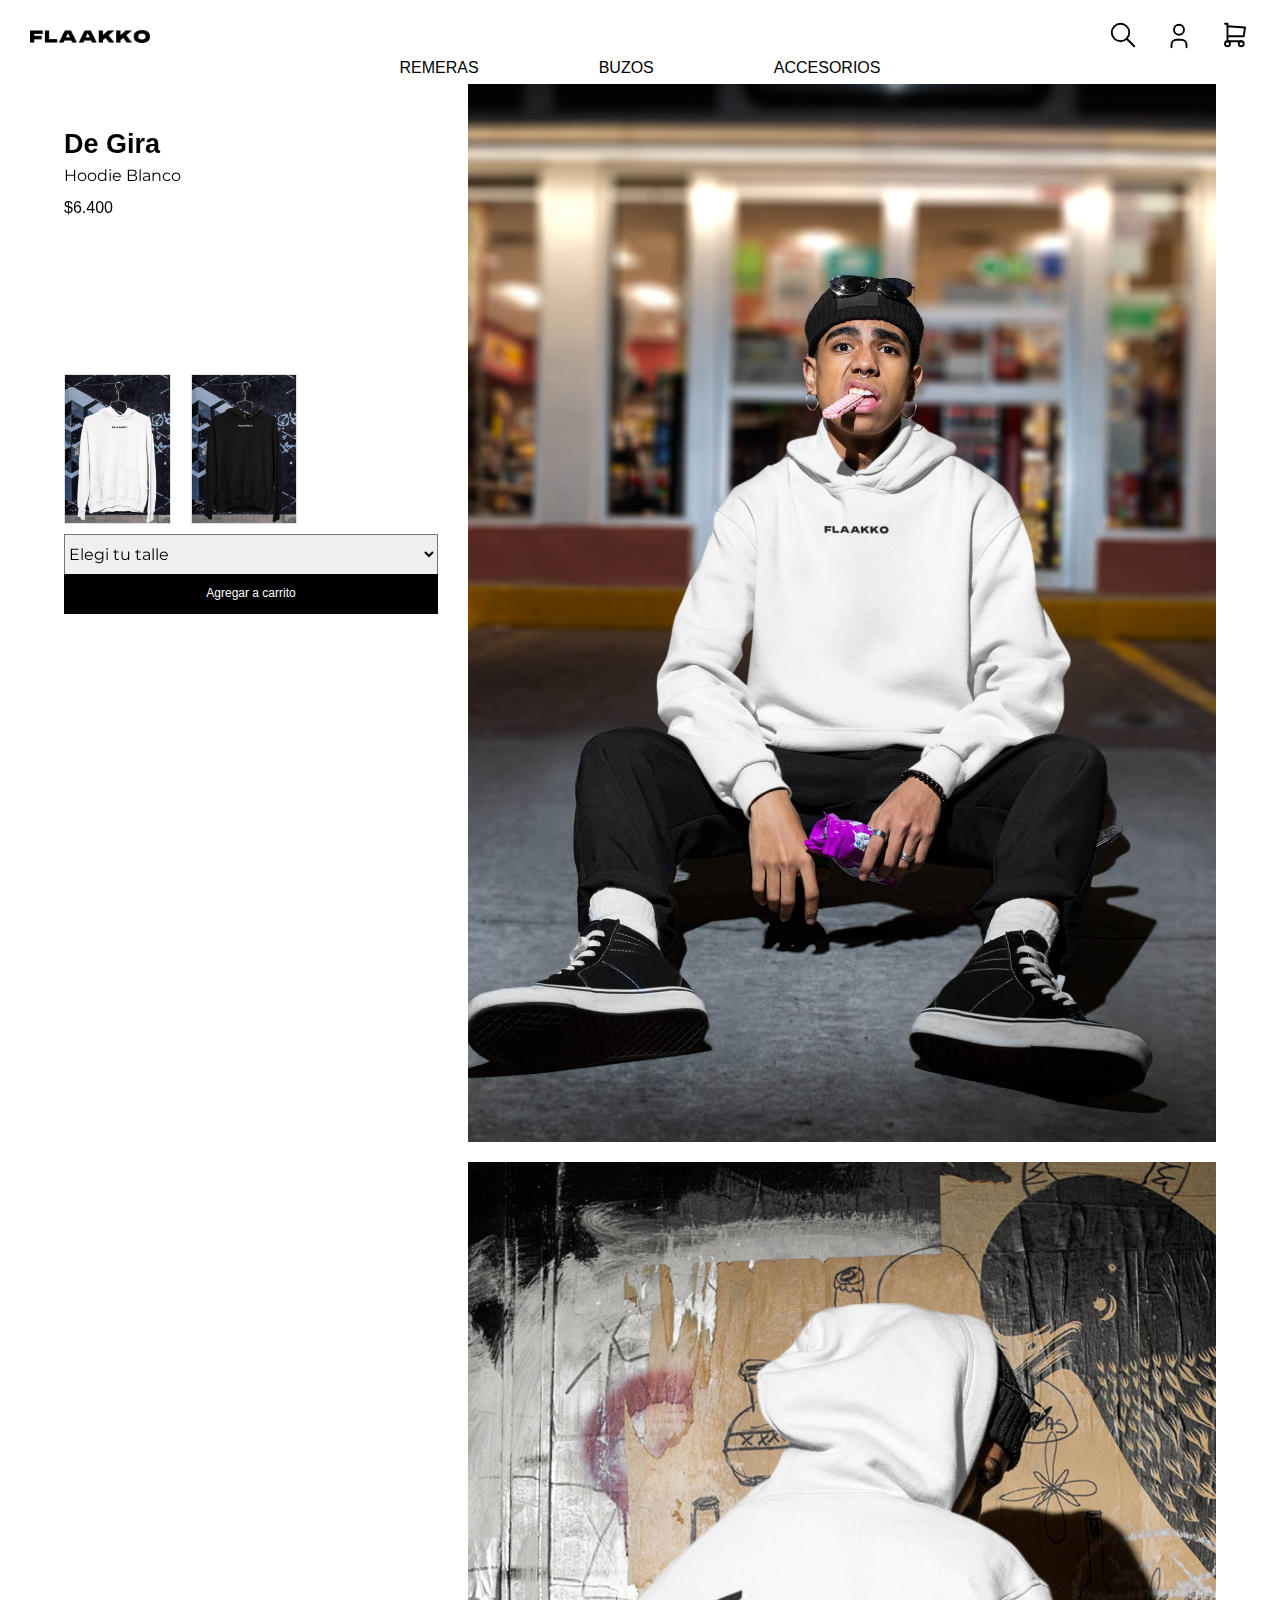
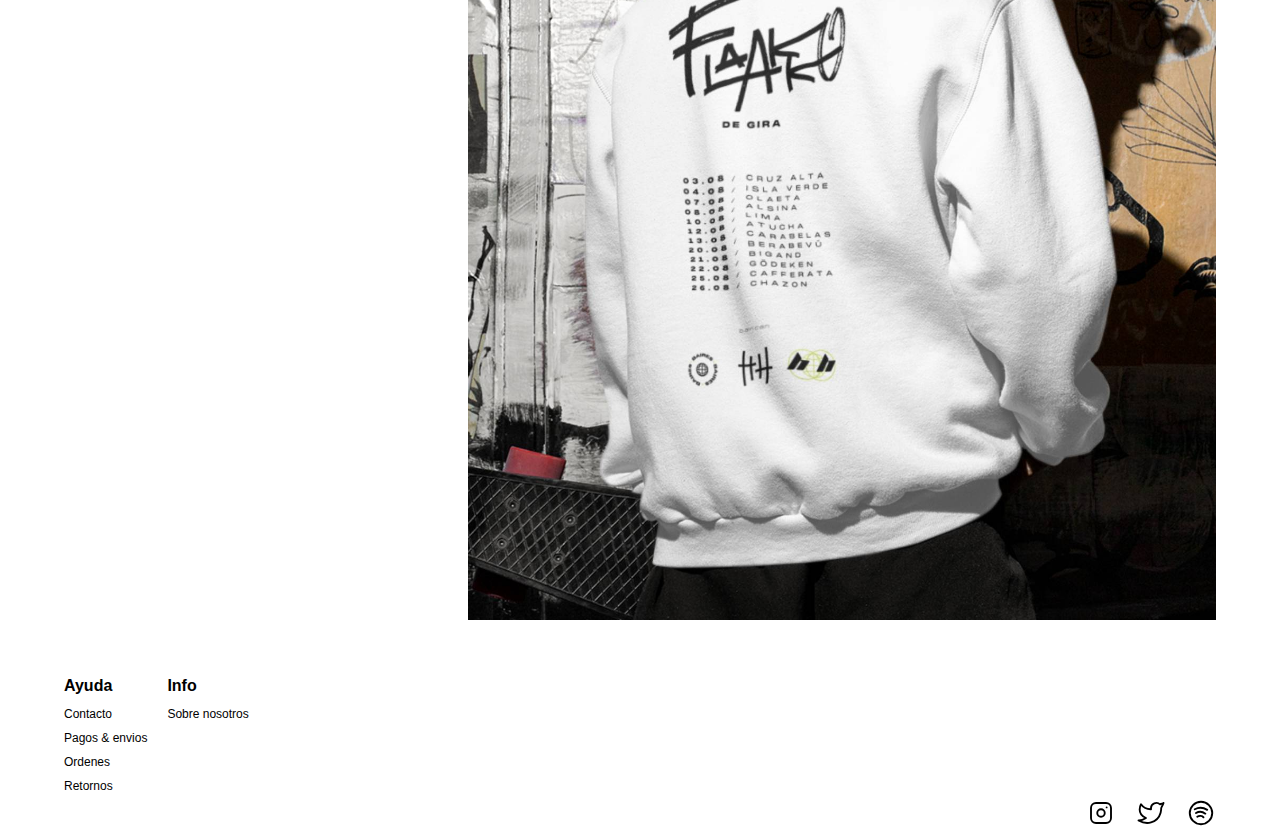
<file: pages/producto.html>
<!DOCTYPE html>
<html lang="en" dir="ltr">
  <head>
    <meta charset="utf-8">
    <meta name="viewport" content="width=device-width, initial-scale=1.0">
    <title>FLAAKKO | Producto</title>
    <meta name="description" content="Nombre Producto. Ropa unisex con estilo. Envíos a todos el país.">
    <meta name="keywords" content="ropa, producto, remeras, accesorios, buzos, unisex, streetwear">
    <link rel="preload" href="../css/normalize.css" as="style">
    <link rel="preload" href="../css/main.css" as="style">
    <link rel="stylesheet" href="../css/bootstrap.css">
    <link rel="stylesheet" href="../css/normalize.css">
    <link rel="stylesheet" href="../css/main.css">
    <link href="https://fonts.cdnfonts.com/css/monument-extended" rel="stylesheet">
    <link href="https://fonts.googleapis.com/css2?family=Montserrat:wght@400;700&display=swap" rel="stylesheet">
  </head>
  <body>
    <header class="header-pages">
      <div class="header-grid">
        <div class="logo">
          <a class="logo__link" href="../index.html">
            <img class="logo__nombre" src="../img/logo1 b.png" alt="logo flaakko">
          </a>
        </div>
        <nav class="navegacion">
          <a class="navegacion__enlace" href="404.html">
            <svg xmlns="http://www.w3.org/2000/svg" class="icon icon-tabler icon-tabler-search" width="30" height="30" viewBox="0 0 24 24" stroke-width="1.5" stroke="#000000" fill="none" stroke-linecap="round" stroke-linejoin="round">
              <path stroke="none" d="M0 0h24v24H0z" fill="none"/>
              <circle cx="10" cy="10" r="7" />
              <line x1="21" y1="21" x2="15" y2="15" />
            </svg>
          </a>
          <div class="navegacion__enlace">
            <!-- Button trigger modal -->
            <button type="button" class="navegacion__sign-in-modal" data-toggle="modal" data-target="#sign-in-modal">
              <svg xmlns="http://www.w3.org/2000/svg" class="icon icon-tabler icon-tabler-user" width="30" height="30" viewBox="0 0 24 24" stroke-width="1.5" stroke="#000000" fill="none" stroke-linecap="round" stroke-linejoin="round">
              <path stroke="none" d="M0 0h24v24H0z" fill="none"/>
              <circle cx="12" cy="7" r="4" />
              <path d="M6 21v-2a4 4 0 0 1 4 -4h4a4 4 0 0 1 4 4v2" />
              </svg>
            </button>
          </div>
          <a class="navegacion__enlace" href="carrito.html">
            <svg xmlns="http://www.w3.org/2000/svg" class="icon icon-tabler icon-tabler-shopping-cart" width="30" height="30" viewBox="0 0 24 24" stroke-width="1.5" stroke="#000000" fill="none" stroke-linecap="round" stroke-linejoin="round">
              <path stroke="none" d="M0 0h24v24H0z" fill="none"/>
              <circle cx="6" cy="19" r="2" />
              <circle cx="17" cy="19" r="2" />
              <path d="M17 17h-11v-14h-2" />
              <path d="M6 5l14 1l-1 7h-13" />
            </svg>
          </a>
        </nav>
        <nav class="navegacion2">
            <a class="navegacion2__enlace" href="remeras.html">Remeras</a>
            <a class="navegacion2__enlace" href="buzos.html">Buzos</a>
            <a class="navegacion2__enlace" href="accesorios.html">Accesorios</a>
        </nav>
      </div> <!-- .header-grid -->
    </header>

    <main class="main">
      <div class="contenedor">
        <section class="producto">
          <div class="producto__sticky">
            <div class="producto__info">
              <h1 class="producto__nombre no-margin">De Gira</h1>
              <p class="producto__detalle no-margin">Hoodie Blanco</p>
              <p class="producto__precio no-margin">$6.400</p>
              <div class="producto__color">
                <img class="producto__miniatura" src="../img/producto-blanco-1-miniatura.jpg" alt="">
                <img class="producto__miniatura" src="../img/producto-negro-1-miniatura.jpg" alt="">
              </div>
              <form id="form-producto" class="" action="" >
                <select id="talle-producto" class="producto__talle" name="" required>
                  <option value="" disabled selected>Elegi tu talle</option>
                  <option value="XS">XS</option>
                  <option value="S">S</option>
                  <option value="M">M</option>
                  <option value="L">L</option>
                  <option value="XL">XL</option>
                </select>
                <button class="producto__boton" type="submit" name="button">Agregar a carrito</button>
                <br></br>
                <div id="exito-producto" class="producto__exito">
                  <p>Se ha agregado con exito el producto al carrito!</p>
                </div>
              </form>

            </div> <!-- .producto__info -->
          </div> <!-- .producto__sticky -->

          <div class="producto__sticky-responsive">
            <div class="producto__info-responsive">
              <p class="producto__nombre-responsive no-margin">Hoodie <span>De Gira</span> blanco</p>
              <p class="producto__precio-responsive no-margin">$6.400</p>
              <select class="producto__talle-responsive" name="">
                <option value="xs" disabled selected>Elegi tu talle</option>
                <option value="xs">XS</option>
                <option value="s">S</option>
                <option value="m">M</option>
                <option value="l">L</option>
                <option value="xl">XL</option>
              </select>
              <button class="producto__boton-responsive" type="submit" name="button">Agregar a carrito</button>
            </div> <!-- .producto__info-responsive -->
          </div> <!-- .producto__sticky-responsive -->

          <div class="producto__img">
            <img src="../img/productos-hoodie-blanco-1.jpg" alt="">
            <img src="../img/productos-hoodie-blanco-2.jpg" alt="">
          </div>
        </section>
      </div> <!-- .contenedor -->
    </main>

    <footer class="footer">
      <div class="contenedor">
        <div class="footer-grid">
          <section class="paginas">
            <div class="paginas__item">
              <p class="paginas__titulo-seccion no-margin">Ayuda</p>
              <a class="paginas__enlace" href="contacto.html">Contacto</a>
              <a class="paginas__enlace" href="pagos-envios.html">Pagos & envios</a>
              <a class="paginas__enlace" href="ordenes.html">Ordenes</a>
              <a class="paginas__enlace" href="retornos.html">Retornos</a>
            </div>
            <div class="paginas__item">
              <p class="paginas__titulo-seccion no-margin">Info</p>
              <a class="paginas__enlace" href="sobre-nosotros.html">Sobre nosotros</a>
            </div>
          </section>
          <section class="redes">
            <a class="redes__enlace" href="https://www.instagram.com/" target="_blank">
              <svg xmlns="http://www.w3.org/2000/svg" class="icon icon-tabler icon-tabler-brand-instagram" width="30" height="30" viewBox="0 0 24 24" stroke-width="1.5" stroke="#000000" fill="none" stroke-linecap="round" stroke-linejoin="round">
                <path stroke="none" d="M0 0h24v24H0z" fill="none"/>
                <rect x="4" y="4" width="16" height="16" rx="4" />
                <circle cx="12" cy="12" r="3" />
                <line x1="16.5" y1="7.5" x2="16.5" y2="7.501" />
              </svg>
            </a>
            <a class="redes__enlace" href="https://twitter.com/" target="_blank">
              <svg xmlns="http://www.w3.org/2000/svg" class="icon icon-tabler icon-tabler-brand-twitter" width="30" height="30" viewBox="0 0 24 24" stroke-width="1.5" stroke="#000000" fill="none" stroke-linecap="round" stroke-linejoin="round">
                <path stroke="none" d="M0 0h24v24H0z" fill="none"/>
                <path d="M22 4.01c-1 .49 -1.98 .689 -3 .99c-1.121 -1.265 -2.783 -1.335 -4.38 -.737s-2.643 2.06 -2.62 3.737v1c-3.245 .083 -6.135 -1.395 -8 -4c0 0 -4.182 7.433 4 11c-1.872 1.247 -3.739 2.088 -6 2c3.308 1.803 6.913 2.423 10.034 1.517c3.58 -1.04 6.522 -3.723 7.651 -7.742a13.84 13.84 0 0 0 .497 -3.753c-.002 -.249 1.51 -2.772 1.818 -4.013z" />
              </svg>
            </a>
            <a class="redes__enlace" href="https://www.spotify.com/" target="_blank">
              <svg xmlns="http://www.w3.org/2000/svg" class="icon icon-tabler icon-tabler-brand-spotify" width="30" height="30" viewBox="0 0 24 24" stroke-width="1.5" stroke="#000000" fill="none" stroke-linecap="round" stroke-linejoin="round">
                <path stroke="none" d="M0 0h24v24H0z" fill="none"/>
                <circle cx="12" cy="12" r="9" />
                <path d="M8 11.973c2.5 -1.473 5.5 -.973 7.5 .527" />
                <path d="M9 15c1.5 -1 4 -1 5 .5" />
                <path d="M7 9c2 -1 6 -2 10 .5" />
              </svg>
            </a>
          </section>
        </div> <!-- .footer-grid -->
      </div> <!-- .contenedor -->
    </footer>

    <!-- Modal Sign-In -->
    <div class="modal fade" id="sign-in-modal" tabindex="-1" role="dialog" aria-labelledby="exampleModalCenterTitle" aria-hidden="true">
      <div class="modal-dialog modal-dialog-centered" role="document">
        <div class="modal-content">
          <div class="modal-header">
            <h5 class="modal-title" id="sign-in-exampleModalLongTitle">Iniciar sesion</h5>
            <button type="button" class="close navegacion__sign-in-modal-close" data-dismiss="modal" aria-label="Close">
              <span aria-hidden="true">&times;</span>
            </button>
          </div>
          <div class="modal-body">
            <form class="navegacion__sign-in-modal-form" action="" method="">
              <label class="block" for="email-sign-in">Tu email*</label>
              <input class="modal--input block" type="email" name="email-sign-in" id="email-sign-in" value="" placeholder="tuemail@mail.com" required>
              <br>

                <label class="block" for="password-sign-in">Tu contraseña*</label>
              <input class="modal--input block" type="password" name="password-sign-in" id="password-sign-in" value="" required>
              <br>
            </form>
          </div>
          <div class="modal-footer">
            <button type="button" class="btn btn-secondary modal--boton-secundario" data-dismiss="modal">Cerrar</button>
            <button type="button" class="btn btn-primary modal--boton-primario">Entrar</button>
          </div>
        </div>
      </div>
    </div>


    <script src="https://code.jquery.com/jquery-3.3.1.slim.min.js" integrity="sha384-q8i/X+965DzO0rT7abK41JStQIAqVgRVzpbzo5smXKp4YfRvH+8abtTE1Pi6jizo" crossorigin="anonymous"></script>
    <script src="https://cdnjs.cloudflare.com/ajax/libs/popper.js/1.14.7/umd/popper.min.js" integrity="sha384-UO2eT0CpHqdSJQ6hJty5KVphtPhzWj9WO1clHTMGa3JDZwrnQq4sF86dIHNDz0W1" crossorigin="anonymous"></script>
    <script src="https://stackpath.bootstrapcdn.com/bootstrap/4.3.1/js/bootstrap.min.js" integrity="sha384-JjSmVgyd0p3pXB1rRibZUAYoIIy6OrQ6VrjIEaFf/nJGzIxFDsf4x0xIM+B07jRM" crossorigin="anonymous"></script>
    <script src="https://cdn.jsdelivr.net/npm/bootstrap@5.1.0/dist/js/bootstrap.min.js" integrity="sha384-cn7l7gDp0eyniUwwAZgrzD06kc/tftFf19TOAs2zVinnD/C7E91j9yyk5//jjpt/" crossorigin="anonymous"></script>
    <script src="https://code.jquery.com/jquery-3.6.0.min.js" integrity="sha256-/xUj+3OJU5yExlq6GSYGSHk7tPXikynS7ogEvDej/m4=" crossorigin="anonymous"></script>
    <script src="../js/main.js"></script>
    <script src="../js/producto.js"></script>

  </body>
</html>
</file>
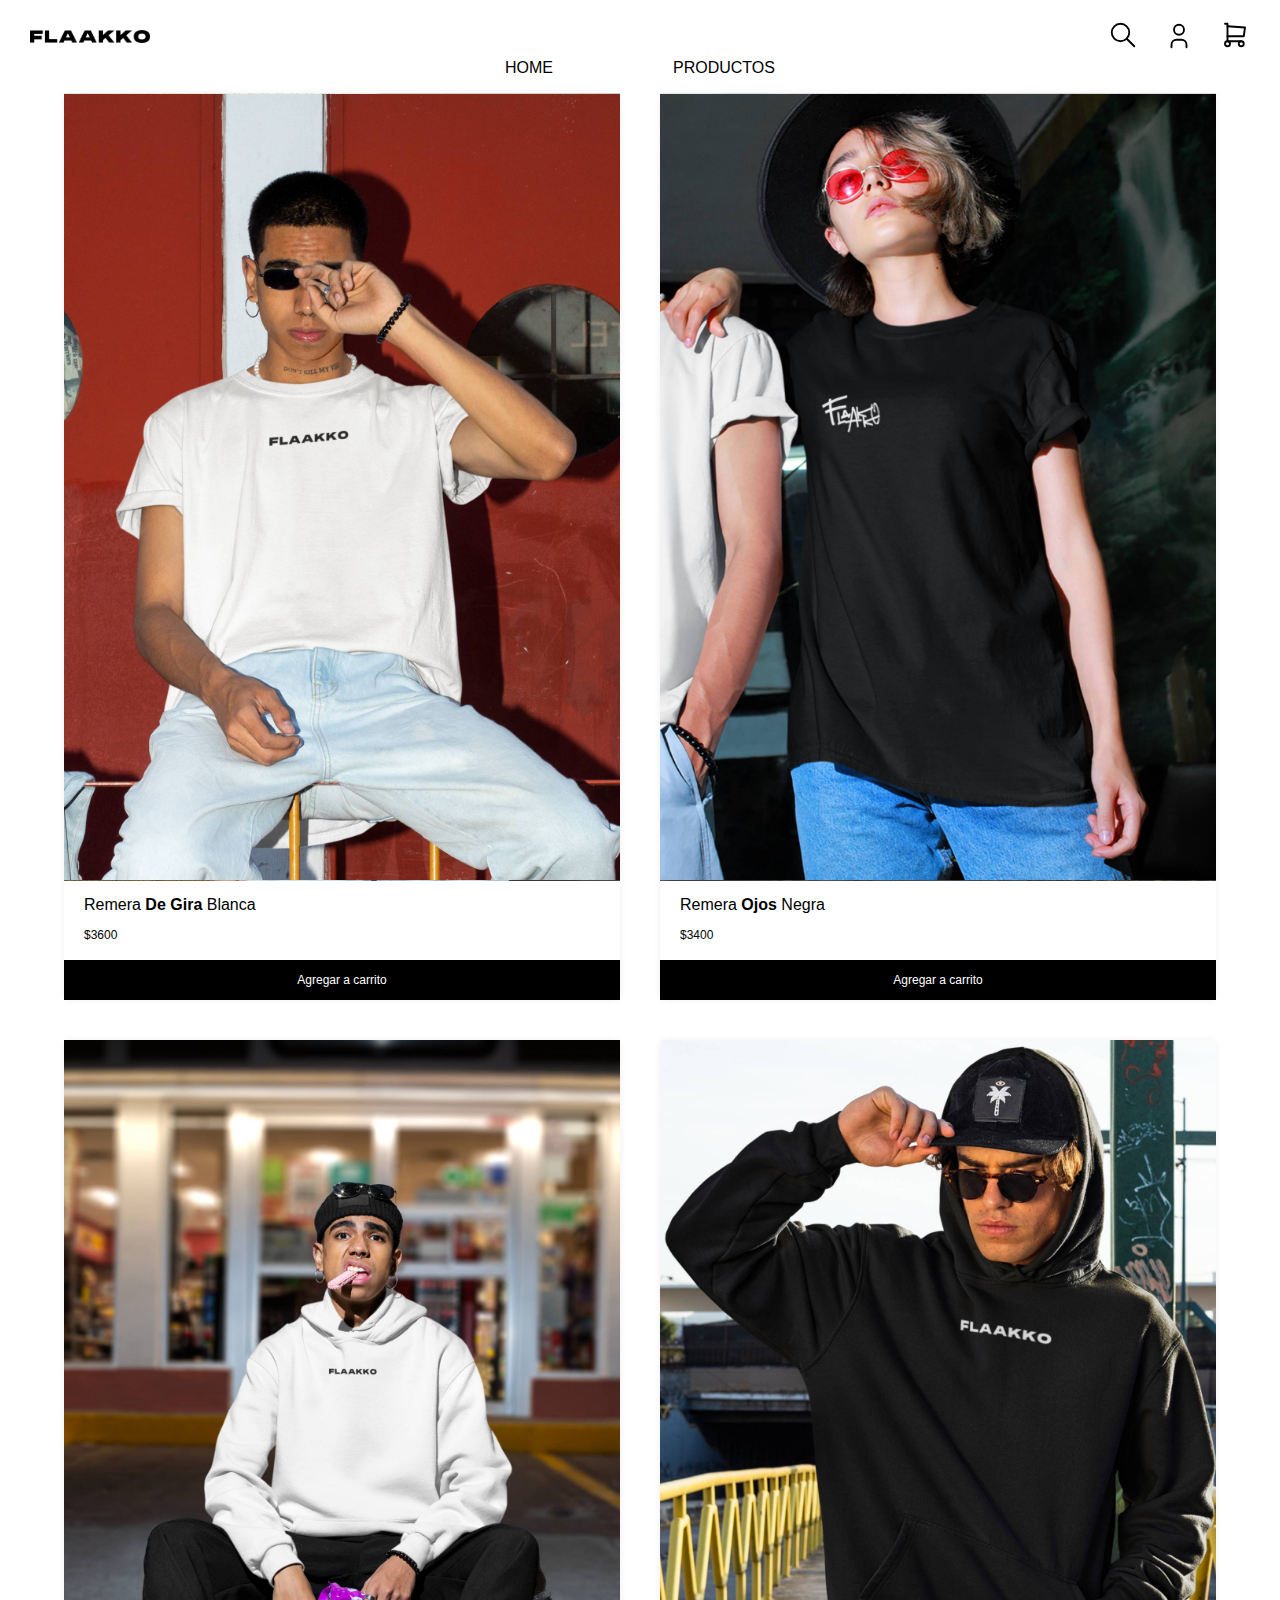
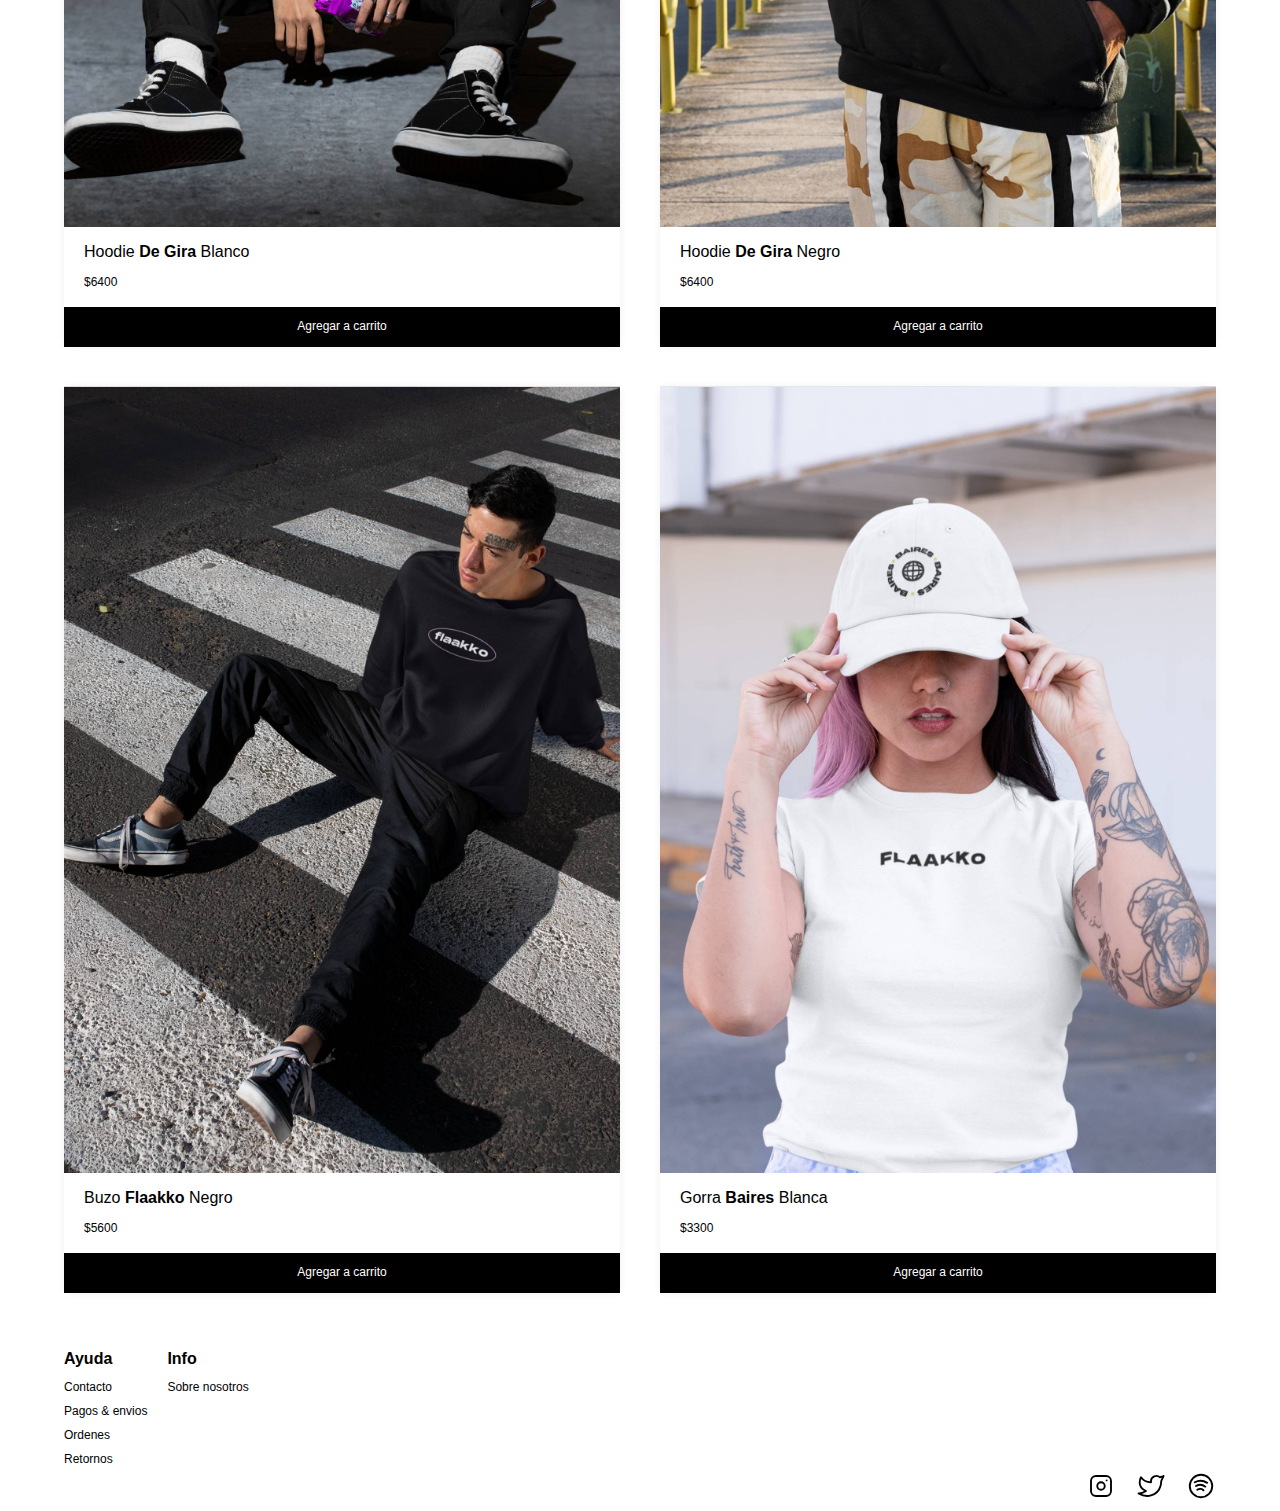
<file: pages/productos.html>
<!DOCTYPE html>
<html lang="en" dir="ltr">
  <head>
    <meta charset="utf-8">
    <meta name="viewport" content="width=device-width, initial-scale=1.0">
    <title>FLAAKKO | Capsula DE GIRA</title>
    <meta name="description" content="Colección DE GIRA. Ropa unisex con estilo. Envíos a todos el país.">
    <meta name="keywords" content="ropa, remeras, accesorios, buzos, unisex, streetwear">
    <link rel="preload" href="../css/normalize.css" as="style">
    <link rel="preload" href="../css/main.css" as="style">
    <link rel="stylesheet" href="../css/bootstrap.css">
    <link rel="stylesheet" href="../css/normalize.css">
    <link rel="stylesheet" href="../css/main.css">
    <link href="https://fonts.cdnfonts.com/css/monument-extended" rel="stylesheet">
    <link href="https://fonts.googleapis.com/css2?family=Montserrat:wght@400;700&display=swap" rel="stylesheet">
  </head>
  <body>
    <header class="header-pages">
      <div class="header-grid">
        <div class="logo">
          <a class="logo__link" href="../index.html">
            <img class="logo__nombre" src="../img/logo1 b.png" alt="logo flaakko">
          </a>
        </div>
        <nav class="navegacion">
          <a class="navegacion__enlace" href=#>
            <svg xmlns="http://www.w3.org/2000/svg" class="icon icon-tabler icon-tabler-search" width="30" height="30" viewBox="0 0 24 24" stroke-width="1.5" stroke="#000000" fill="none" stroke-linecap="round" stroke-linejoin="round">
              <path stroke="none" d="M0 0h24v24H0z" fill="none"/>
              <circle cx="10" cy="10" r="7" />
              <line x1="21" y1="21" x2="15" y2="15" />
            </svg>
          </a>
          <div class="navegacion__enlace">
            <!-- Button trigger modal -->
            <button type="button" class="navegacion__sign-in-modal" data-toggle="modal" data-target="#sign-in-modal">
              <svg xmlns="http://www.w3.org/2000/svg" class="icon icon-tabler icon-tabler-user" width="30" height="30" viewBox="0 0 24 24" stroke-width="1.5" stroke="#000000" fill="none" stroke-linecap="round" stroke-linejoin="round">
              <path stroke="none" d="M0 0h24v24H0z" fill="none"/>
              <circle cx="12" cy="7" r="4" />
              <path d="M6 21v-2a4 4 0 0 1 4 -4h4a4 4 0 0 1 4 4v2" />
              </svg>
            </button>
          </div>
          <a class="navegacion__enlace navegacion__icono-carrito" href="carrito.html">
            <svg xmlns="http://www.w3.org/2000/svg" class="icon icon-tabler icon-tabler-shopping-cart" width="30" height="30" viewBox="0 0 24 24" stroke-width="1.5" stroke="#000000" fill="none" stroke-linecap="round" stroke-linejoin="round">
              <path stroke="none" d="M0 0h24v24H0z" fill="none"/>
              <circle cx="6" cy="19" r="2" />
              <circle cx="17" cy="19" r="2" />
              <path d="M17 17h-11v-14h-2" />
              <path d="M6 5l14 1l-1 7h-13" />
            </svg>
            <div id="items-carrito" class="navegacion__items-carrito"></div>
          </a>
        </nav>
        <nav class="navegacion2">
            <a class="navegacion2__enlace" href="../index.html">Home</a>
            <a class="navegacion2__enlace" href="productos.html">Productos</a>
        </nav>
      </div> <!-- .header-grid -->
    </header>

    <main class="main">
      <div class="contenedor">
        <section id="productos" class="productos">

        </section>
      </div> <!-- .contenedor -->
    </main>

    <footer class="footer">
      <div class="contenedor">
        <div class="footer-grid">
          <section class="paginas">
            <div class="paginas__item">
              <p class="paginas__titulo-seccion no-margin">Ayuda</p>
              <a class="paginas__enlace" href=#>Contacto</a>
              <a class="paginas__enlace" href=#>Pagos & envios</a>
              <a class="paginas__enlace" href=#>Ordenes</a>
              <a class="paginas__enlace" href=#>Retornos</a>
            </div>
            <div class="paginas__item">
              <p class="paginas__titulo-seccion no-margin">Info</p>
              <a class="paginas__enlace" href=#>Sobre nosotros</a>
            </div>
          </section>
          <section class="redes">
            <a class="redes__enlace" href="https://www.instagram.com/" target="_blank">
              <svg xmlns="http://www.w3.org/2000/svg" class="icon icon-tabler icon-tabler-brand-instagram" width="30" height="30" viewBox="0 0 24 24" stroke-width="1.5" stroke="#000000" fill="none" stroke-linecap="round" stroke-linejoin="round">
                <path stroke="none" d="M0 0h24v24H0z" fill="none"/>
                <rect x="4" y="4" width="16" height="16" rx="4" />
                <circle cx="12" cy="12" r="3" />
                <line x1="16.5" y1="7.5" x2="16.5" y2="7.501" />
              </svg>
            </a>
            <a class="redes__enlace" href="https://twitter.com/" target="_blank">
              <svg xmlns="http://www.w3.org/2000/svg" class="icon icon-tabler icon-tabler-brand-twitter" width="30" height="30" viewBox="0 0 24 24" stroke-width="1.5" stroke="#000000" fill="none" stroke-linecap="round" stroke-linejoin="round">
                <path stroke="none" d="M0 0h24v24H0z" fill="none"/>
                <path d="M22 4.01c-1 .49 -1.98 .689 -3 .99c-1.121 -1.265 -2.783 -1.335 -4.38 -.737s-2.643 2.06 -2.62 3.737v1c-3.245 .083 -6.135 -1.395 -8 -4c0 0 -4.182 7.433 4 11c-1.872 1.247 -3.739 2.088 -6 2c3.308 1.803 6.913 2.423 10.034 1.517c3.58 -1.04 6.522 -3.723 7.651 -7.742a13.84 13.84 0 0 0 .497 -3.753c-.002 -.249 1.51 -2.772 1.818 -4.013z" />
              </svg>
            </a>
            <a class="redes__enlace" href="https://www.spotify.com/" target="_blank">
              <svg xmlns="http://www.w3.org/2000/svg" class="icon icon-tabler icon-tabler-brand-spotify" width="30" height="30" viewBox="0 0 24 24" stroke-width="1.5" stroke="#000000" fill="none" stroke-linecap="round" stroke-linejoin="round">
                <path stroke="none" d="M0 0h24v24H0z" fill="none"/>
                <circle cx="12" cy="12" r="9" />
                <path d="M8 11.973c2.5 -1.473 5.5 -.973 7.5 .527" />
                <path d="M9 15c1.5 -1 4 -1 5 .5" />
                <path d="M7 9c2 -1 6 -2 10 .5" />
              </svg>
            </a>
          </section>
        </div> <!-- .footer-grid -->
      </div> <!-- .contenedor -->
    </footer>

    <!-- Modal Sign-In -->
    <div class="modal fade" id="sign-in-modal" tabindex="-1" role="dialog" aria-labelledby="exampleModalCenterTitle" aria-hidden="true">
      <div class="modal-dialog modal-dialog-centered" role="document">
        <div class="modal-content">
          <div class="modal-header">
            <h5 class="modal-title" id="sign-in-exampleModalLongTitle">Iniciar sesion</h5>
            <button type="button" class="close navegacion__sign-in-modal-close" data-dismiss="modal" aria-label="Close">
              <span aria-hidden="true">&times;</span>
            </button>
          </div>
          <div class="modal-body">
            <form class="navegacion__sign-in-modal-form" action="" method="">
              <label class="block" for="email-sign-in">Tu email*</label>
              <input class="modal--input block" type="email" name="email-sign-in" id="email-sign-in" value="" placeholder="tuemail@mail.com" required>
              <br>

                <label class="block" for="password-sign-in">Tu contraseña*</label>
              <input class="modal--input block" type="password" name="password-sign-in" id="password-sign-in" value="" required>
              <br>
            </form>
          </div>
          <div class="modal-footer">
            <button type="button" class="btn btn-secondary modal--boton-secundario" data-dismiss="modal">Cerrar</button>
            <button type="button" class="btn btn-primary modal--boton-primario">Entrar</button>
          </div>
        </div>
      </div>
    </div>

    <script src="https://code.jquery.com/jquery-3.3.1.slim.min.js" integrity="sha384-q8i/X+965DzO0rT7abK41JStQIAqVgRVzpbzo5smXKp4YfRvH+8abtTE1Pi6jizo" crossorigin="anonymous"></script>
    <script src="https://cdnjs.cloudflare.com/ajax/libs/popper.js/1.14.7/umd/popper.min.js" integrity="sha384-UO2eT0CpHqdSJQ6hJty5KVphtPhzWj9WO1clHTMGa3JDZwrnQq4sF86dIHNDz0W1" crossorigin="anonymous"></script>
    <script src="https://stackpath.bootstrapcdn.com/bootstrap/4.3.1/js/bootstrap.min.js" integrity="sha384-JjSmVgyd0p3pXB1rRibZUAYoIIy6OrQ6VrjIEaFf/nJGzIxFDsf4x0xIM+B07jRM" crossorigin="anonymous"></script>
    <script src="https://cdn.jsdelivr.net/npm/bootstrap@5.1.0/dist/js/bootstrap.min.js" integrity="sha384-cn7l7gDp0eyniUwwAZgrzD06kc/tftFf19TOAs2zVinnD/C7E91j9yyk5//jjpt/" crossorigin="anonymous"></script>
    <script src="https://code.jquery.com/jquery-3.6.0.min.js" integrity="sha256-/xUj+3OJU5yExlq6GSYGSHk7tPXikynS7ogEvDej/m4=" crossorigin="anonymous"></script>
    <script src="../js/main.js"></script>
    <script src="../js/productos.js"></script>

  </body>
</html>
</file>
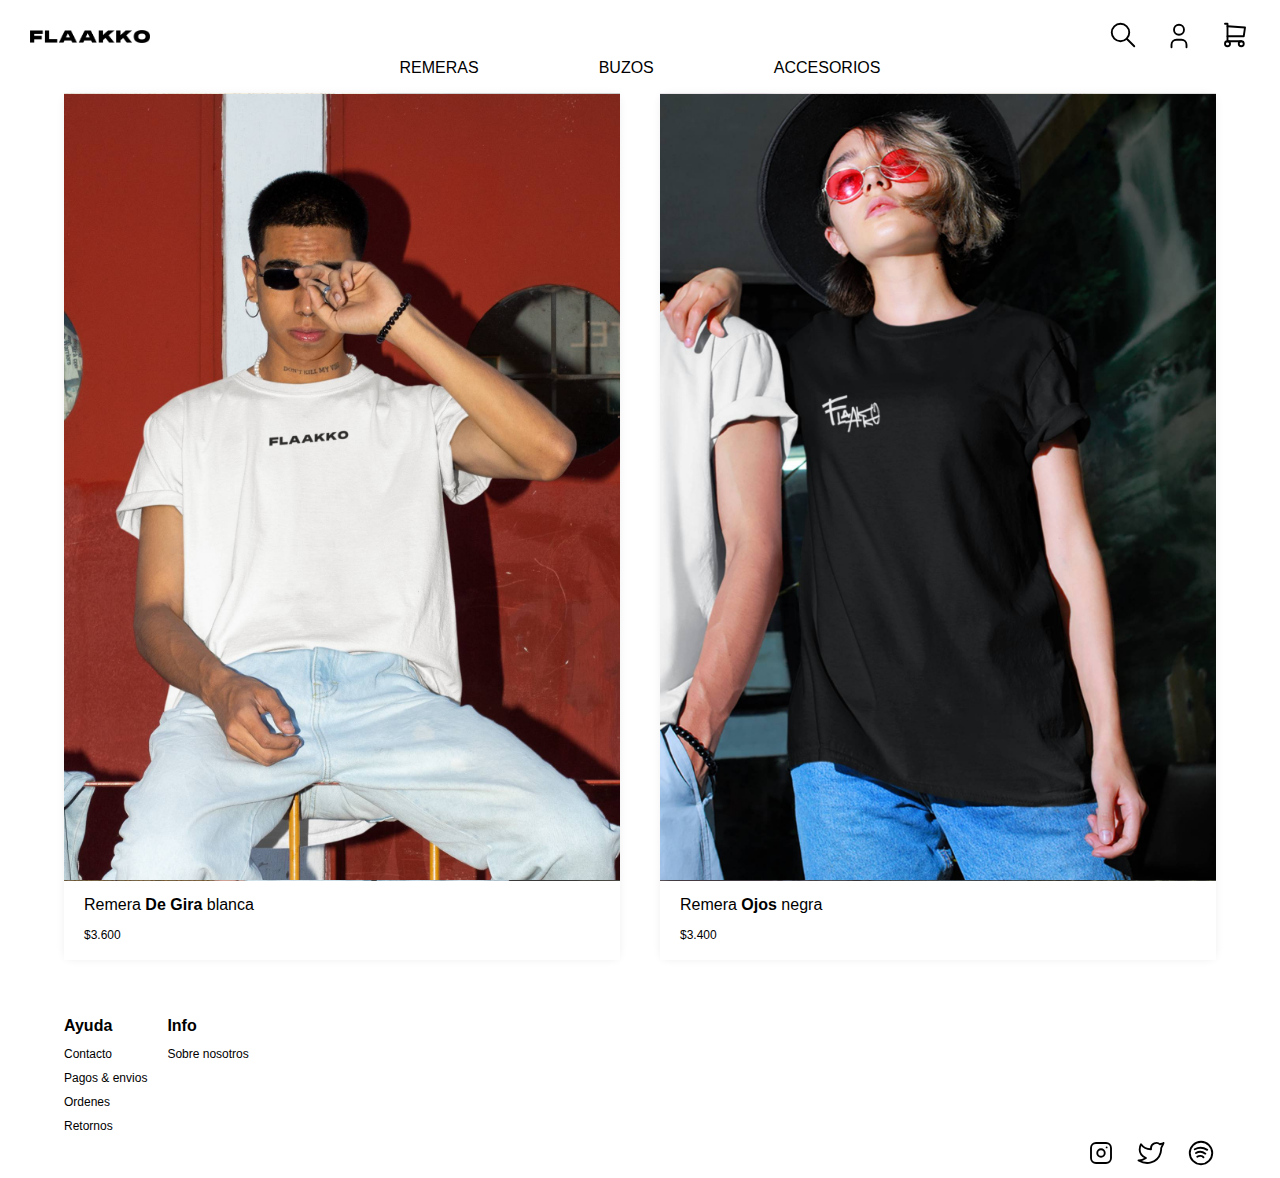
<file: pages/remeras.html>
<!DOCTYPE html>
<html lang="en" dir="ltr">
  <head>
    <meta charset="utf-8">
    <meta name="viewport" content="width=device-width, initial-scale=1.0">
    <title>FLAAKKO | Remeras</title>
    <meta name="description" content="Colección de remeras. Ropa unisex con estilo. Envíos a todos el país.">
    <meta name="keywords" content="ropa, remeras, unisex, streetwear">
    <link rel="preload" href="../css/normalize.css" as="style">
    <link rel="preload" href="../css/main.css" as="style">
    <link rel="stylesheet" href="../css/bootstrap.css">
    <link rel="stylesheet" href="../css/normalize.css">
    <link rel="stylesheet" href="../css/main.css">
    <link href="https://fonts.cdnfonts.com/css/monument-extended" rel="stylesheet">
    <link href="https://fonts.googleapis.com/css2?family=Montserrat:wght@400;700&display=swap" rel="stylesheet">
  </head>
  <body>
    <header class="header-pages">
      <div class="header-grid">
        <div class="logo">
          <a class="logo__link" href="../index.html">
            <img class="logo__nombre" src="../img/logo1 b.png" alt="logo flaakko">
          </a>
        </div>
        <nav class="navegacion">
          <a class="navegacion__enlace" href="404.html">
            <svg xmlns="http://www.w3.org/2000/svg" class="icon icon-tabler icon-tabler-search" width="30" height="30" viewBox="0 0 24 24" stroke-width="1.5" stroke="#000000" fill="none" stroke-linecap="round" stroke-linejoin="round">
              <path stroke="none" d="M0 0h24v24H0z" fill="none"/>
              <circle cx="10" cy="10" r="7" />
              <line x1="21" y1="21" x2="15" y2="15" />
            </svg>
          </a>
          <div class="navegacion__enlace">
            <!-- Button trigger modal -->
            <button type="button" class="navegacion__sign-in-modal" data-toggle="modal" data-target="#sign-in-modal">
              <svg xmlns="http://www.w3.org/2000/svg" class="icon icon-tabler icon-tabler-user" width="30" height="30" viewBox="0 0 24 24" stroke-width="1.5" stroke="#000000" fill="none" stroke-linecap="round" stroke-linejoin="round">
              <path stroke="none" d="M0 0h24v24H0z" fill="none"/>
              <circle cx="12" cy="7" r="4" />
              <path d="M6 21v-2a4 4 0 0 1 4 -4h4a4 4 0 0 1 4 4v2" />
              </svg>
            </button>
          </div>
          <a class="navegacion__enlace" href="carrito.html">
            <svg xmlns="http://www.w3.org/2000/svg" class="icon icon-tabler icon-tabler-shopping-cart" width="30" height="30" viewBox="0 0 24 24" stroke-width="1.5" stroke="#000000" fill="none" stroke-linecap="round" stroke-linejoin="round">
              <path stroke="none" d="M0 0h24v24H0z" fill="none"/>
              <circle cx="6" cy="19" r="2" />
              <circle cx="17" cy="19" r="2" />
              <path d="M17 17h-11v-14h-2" />
              <path d="M6 5l14 1l-1 7h-13" />
            </svg>
          </a>
        </nav>
        <nav class="navegacion2">
            <a class="navegacion2__enlace" href="remeras.html">Remeras</a>
            <a class="navegacion2__enlace" href="buzos.html">Buzos</a>
            <a class="navegacion2__enlace" href="accesorios.html">Accesorios</a>
        </nav>
      </div> <!-- .header-grid -->
    </header>

    <main class="main">
      <div class="contenedor">
        <section class="productos">
          <div class="productos__item">
              <a href="producto.html" class="productos__enlace">
                <div class="productos__imagen-contenedor">
                  <img src="../img/productos-remera-blanca-1.jpg" alt="" class="productos__imagen">
                  <img src="../img/productos-remera-blanca-2.jpg" alt="" class="productos__imagen-bottom">
                </div>
                <ul class="productos__info">
                  <li class="productos__nombre">Remera <span>De Gira</span> blanca</li>
                  <li class="productos__precio">$3.600</li>
                </ul>
              </a>
          </div>
          <div class="productos__item">
              <a href="producto.html" class="productos__enlace">
                <div class="productos__imagen-contenedor">
                  <img src="../img/productos-remera-negra-1.jpg" alt="" class="productos__imagen">
                  <img src="../img/productos-remera-negra-2.jpg" alt="" class="productos__imagen-bottom">
                </div>
                <ul class="productos__info">
                  <li class="productos__nombre">Remera <span>Ojos</span> negra</li>
                  <li class="productos__precio">$3.400</li>
                </ul>
              </a>
          </div>
        </section>
      </div> <!-- .contenedor -->
    </main>

    <footer class="footer">
      <div class="contenedor">
        <div class="footer-grid">
          <section class="paginas">
            <div class="paginas__item">
              <p class="paginas__titulo-seccion no-margin">Ayuda</p>
              <a class="paginas__enlace" href="contacto.html">Contacto</a>
              <a class="paginas__enlace" href="pagos-envios.html">Pagos & envios</a>
              <a class="paginas__enlace" href="ordenes.html">Ordenes</a>
              <a class="paginas__enlace" href="retornos.html">Retornos</a>
            </div>
            <div class="paginas__item">
              <p class="paginas__titulo-seccion no-margin">Info</p>
              <a class="paginas__enlace" href="sobre-nosotros.html">Sobre nosotros</a>
            </div>
          </section>
          <section class="redes">
            <a class="redes__enlace" href="https://www.instagram.com/" target="_blank">
              <svg xmlns="http://www.w3.org/2000/svg" class="icon icon-tabler icon-tabler-brand-instagram" width="30" height="30" viewBox="0 0 24 24" stroke-width="1.5" stroke="#000000" fill="none" stroke-linecap="round" stroke-linejoin="round">
                <path stroke="none" d="M0 0h24v24H0z" fill="none"/>
                <rect x="4" y="4" width="16" height="16" rx="4" />
                <circle cx="12" cy="12" r="3" />
                <line x1="16.5" y1="7.5" x2="16.5" y2="7.501" />
              </svg>
            </a>
            <a class="redes__enlace" href="https://twitter.com/" target="_blank">
              <svg xmlns="http://www.w3.org/2000/svg" class="icon icon-tabler icon-tabler-brand-twitter" width="30" height="30" viewBox="0 0 24 24" stroke-width="1.5" stroke="#000000" fill="none" stroke-linecap="round" stroke-linejoin="round">
                <path stroke="none" d="M0 0h24v24H0z" fill="none"/>
                <path d="M22 4.01c-1 .49 -1.98 .689 -3 .99c-1.121 -1.265 -2.783 -1.335 -4.38 -.737s-2.643 2.06 -2.62 3.737v1c-3.245 .083 -6.135 -1.395 -8 -4c0 0 -4.182 7.433 4 11c-1.872 1.247 -3.739 2.088 -6 2c3.308 1.803 6.913 2.423 10.034 1.517c3.58 -1.04 6.522 -3.723 7.651 -7.742a13.84 13.84 0 0 0 .497 -3.753c-.002 -.249 1.51 -2.772 1.818 -4.013z" />
              </svg>
            </a>
            <a class="redes__enlace" href="https://www.spotify.com/" target="_blank">
              <svg xmlns="http://www.w3.org/2000/svg" class="icon icon-tabler icon-tabler-brand-spotify" width="30" height="30" viewBox="0 0 24 24" stroke-width="1.5" stroke="#000000" fill="none" stroke-linecap="round" stroke-linejoin="round">
                <path stroke="none" d="M0 0h24v24H0z" fill="none"/>
                <circle cx="12" cy="12" r="9" />
                <path d="M8 11.973c2.5 -1.473 5.5 -.973 7.5 .527" />
                <path d="M9 15c1.5 -1 4 -1 5 .5" />
                <path d="M7 9c2 -1 6 -2 10 .5" />
              </svg>
            </a>
          </section>
        </div> <!-- .footer-grid -->
      </div> <!-- .contenedor -->
    </footer>

    <!-- Modal Sign-In -->
    <div class="modal fade" id="sign-in-modal" tabindex="-1" role="dialog" aria-labelledby="exampleModalCenterTitle" aria-hidden="true">
      <div class="modal-dialog modal-dialog-centered" role="document">
        <div class="modal-content">
          <div class="modal-header">
            <h5 class="modal-title" id="sign-in-exampleModalLongTitle">Iniciar sesion</h5>
            <button type="button" class="close navegacion__sign-in-modal-close" data-dismiss="modal" aria-label="Close">
              <span aria-hidden="true">&times;</span>
            </button>
          </div>
          <div class="modal-body">
            <form class="navegacion__sign-in-modal-form" action="" method="">
              <label class="block" for="email-sign-in">Tu email*</label>
              <input class="modal--input block" type="email" name="email-sign-in" id="email-sign-in" value="" placeholder="tuemail@mail.com" required>
              <br>

                <label class="block" for="password-sign-in">Tu contraseña*</label>
              <input class="modal--input block" type="password" name="password-sign-in" id="password-sign-in" value="" required>
              <br>
            </form>
          </div>
          <div class="modal-footer">
            <button type="button" class="btn btn-secondary modal--boton-secundario" data-dismiss="modal">Cerrar</button>
            <button type="button" class="btn btn-primary modal--boton-primario">Entrar</button>
          </div>
        </div>
      </div>
    </div>

    <script src="https://code.jquery.com/jquery-3.3.1.slim.min.js" integrity="sha384-q8i/X+965DzO0rT7abK41JStQIAqVgRVzpbzo5smXKp4YfRvH+8abtTE1Pi6jizo" crossorigin="anonymous"></script>
    <script src="https://cdnjs.cloudflare.com/ajax/libs/popper.js/1.14.7/umd/popper.min.js" integrity="sha384-UO2eT0CpHqdSJQ6hJty5KVphtPhzWj9WO1clHTMGa3JDZwrnQq4sF86dIHNDz0W1" crossorigin="anonymous"></script>
    <script src="https://stackpath.bootstrapcdn.com/bootstrap/4.3.1/js/bootstrap.min.js" integrity="sha384-JjSmVgyd0p3pXB1rRibZUAYoIIy6OrQ6VrjIEaFf/nJGzIxFDsf4x0xIM+B07jRM" crossorigin="anonymous"></script>
    <script src="https://cdn.jsdelivr.net/npm/bootstrap@5.1.0/dist/js/bootstrap.min.js" integrity="sha384-cn7l7gDp0eyniUwwAZgrzD06kc/tftFf19TOAs2zVinnD/C7E91j9yyk5//jjpt/" crossorigin="anonymous"></script>

  </body>
</html>
</file>
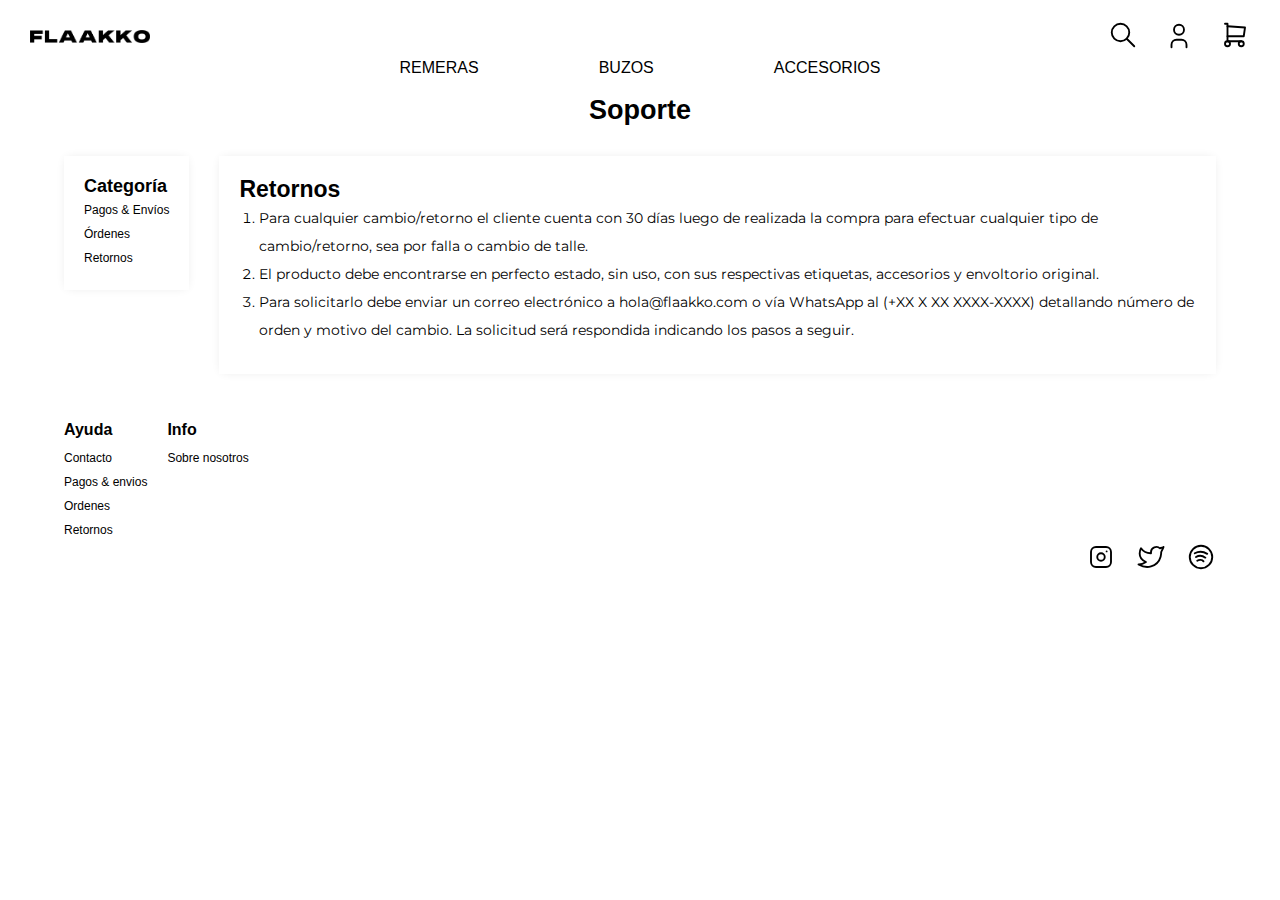
<file: pages/retornos.html>
<!DOCTYPE html>
<html lang="en" dir="ltr">
  <head>
    <meta charset="utf-8">
    <meta name="viewport" content="width=device-width, initial-scale=1.0">
    <title>FLAAKKO | Retornos</title>
    <meta name="description" content="Página de Soporte. Ropa unisex con estilo. Envíos a todos el país.">
    <meta name="keywords" content="ropa, soporte, retornos, remeras, accesorios, buzos, unisex, streetwear">
    <link rel="preload" href="../css/normalize.css" as="style">
    <link rel="preload" href="../css/main.css" as="style">
    <link rel="stylesheet" href="../css/bootstrap.css">
    <link rel="stylesheet" href="../css/normalize.css">
    <link rel="stylesheet" href="../css/main.css">
    <link href="https://fonts.cdnfonts.com/css/monument-extended" rel="stylesheet">
    <link href="https://fonts.googleapis.com/css2?family=Montserrat:wght@400;700&display=swap" rel="stylesheet">
  </head>
  <body>
    <header class="header-pages">
      <div class="header-grid">
        <div class="logo">
          <a class="logo__link" href="../index.html">
            <img class="logo__nombre" src="../img/logo1 b.png" alt="logo flaakko">
          </a>
        </div>
        <nav class="navegacion">
          <a class="navegacion__enlace" href="404.html">
            <svg xmlns="http://www.w3.org/2000/svg" class="icon icon-tabler icon-tabler-search" width="30" height="30" viewBox="0 0 24 24" stroke-width="1.5" stroke="#000000" fill="none" stroke-linecap="round" stroke-linejoin="round">
              <path stroke="none" d="M0 0h24v24H0z" fill="none"/>
              <circle cx="10" cy="10" r="7" />
              <line x1="21" y1="21" x2="15" y2="15" />
            </svg>
          </a>
          <div class="navegacion__enlace">
            <!-- Button trigger modal -->
            <button type="button" class="navegacion__sign-in-modal" data-toggle="modal" data-target="#sign-in-modal">
              <svg xmlns="http://www.w3.org/2000/svg" class="icon icon-tabler icon-tabler-user" width="30" height="30" viewBox="0 0 24 24" stroke-width="1.5" stroke="#000000" fill="none" stroke-linecap="round" stroke-linejoin="round">
              <path stroke="none" d="M0 0h24v24H0z" fill="none"/>
              <circle cx="12" cy="7" r="4" />
              <path d="M6 21v-2a4 4 0 0 1 4 -4h4a4 4 0 0 1 4 4v2" />
              </svg>
            </button>
          </div>
          <a class="navegacion__enlace" href="carrito.html">
            <svg xmlns="http://www.w3.org/2000/svg" class="icon icon-tabler icon-tabler-shopping-cart" width="30" height="30" viewBox="0 0 24 24" stroke-width="1.5" stroke="#000000" fill="none" stroke-linecap="round" stroke-linejoin="round">
              <path stroke="none" d="M0 0h24v24H0z" fill="none"/>
              <circle cx="6" cy="19" r="2" />
              <circle cx="17" cy="19" r="2" />
              <path d="M17 17h-11v-14h-2" />
              <path d="M6 5l14 1l-1 7h-13" />
            </svg>
          </a>
        </nav>
        <nav class="navegacion2">
            <a class="navegacion2__enlace" href="remeras.html">Remeras</a>
            <a class="navegacion2__enlace" href="buzos.html">Buzos</a>
            <a class="navegacion2__enlace" href="accesorios.html">Accesorios</a>
        </nav>
      </div> <!-- .header-grid -->
    </header>

    <main class="main">
      <div class="contenedor">
        <section class="soporte">
          <h1 class="soporte__titulo no-margin">Soporte</h1>
          <div class="soporte__entrada">
            <h2 class="soporte__entrada-titulo no-margin">Retornos</h2>
            <ol class="soporte__lista">
              <li class="soporte__lista-item">Para cualquier cambio/retorno el cliente cuenta con 30 días luego de realizada la compra para efectuar cualquier tipo de cambio/retorno, sea por falla o cambio de talle.</li>
              <li class="soporte__lista-item">El producto debe encontrarse en perfecto estado, sin uso, con sus respectivas etiquetas, accesorios y envoltorio original.</li>
              <li class="soporte__lista-item">Para solicitarlo debe enviar un correo electrónico a hola@flaakko.com o vía WhatsApp al (+XX X XX XXXX-XXXX) detallando número de orden y motivo del cambio. La solicitud será respondida indicando los pasos a seguir.</li>
            </ol>
          </div>
          <aside class="soporte__aside">
            <h3 class="soporte__aside-titulo no-margin">Categoría</h3>
            <a href="pagos-envios.html" class="soporte__enlaces">Pagos & Envíos</a>
            <a href="ordenes.html" class="soporte__enlaces">Órdenes</a>
            <a href="retornos.html" class="soporte__enlaces">Retornos</a>
          </aside>
          <aside class="soporte__aside-responsive">
            <p class="soporte__aside-responsive-titulo">Categoría:</p>
            <select class="soporte__select" name="categoria-soporte">
              <option class="soporte__opcion" value="pagos">Pagos & envíos</option>
              <option class="soporte__opcion" value="pagos">Órdenes</option>
              <option class="soporte__opcion" value="pagos">Retornos</option>
            </select>
          </aside>

        </section>
      </div> <!-- .contenedor -->
    </main>

    <footer class="footer">
      <div class="contenedor">
        <div class="footer-grid">
          <section class="paginas">
            <div class="paginas__item">
              <p class="paginas__titulo-seccion no-margin">Ayuda</p>
              <a class="paginas__enlace" href="contacto.html">Contacto</a>
              <a class="paginas__enlace" href="pagos-envios.html">Pagos & envios</a>
              <a class="paginas__enlace" href="ordenes.html">Ordenes</a>
              <a class="paginas__enlace" href="retornos.html">Retornos</a>
            </div>
            <div class="paginas__item">
              <p class="paginas__titulo-seccion no-margin">Info</p>
              <a class="paginas__enlace" href="sobre-nosotros.html">Sobre nosotros</a>
            </div>
          </section>
          <section class="redes">
            <a class="redes__enlace" href="https://www.instagram.com/" target="_blank">
              <svg xmlns="http://www.w3.org/2000/svg" class="icon icon-tabler icon-tabler-brand-instagram" width="30" height="30" viewBox="0 0 24 24" stroke-width="1.5" stroke="#000000" fill="none" stroke-linecap="round" stroke-linejoin="round">
                <path stroke="none" d="M0 0h24v24H0z" fill="none"/>
                <rect x="4" y="4" width="16" height="16" rx="4" />
                <circle cx="12" cy="12" r="3" />
                <line x1="16.5" y1="7.5" x2="16.5" y2="7.501" />
              </svg>
            </a>
            <a class="redes__enlace" href="https://twitter.com/" target="_blank">
              <svg xmlns="http://www.w3.org/2000/svg" class="icon icon-tabler icon-tabler-brand-twitter" width="30" height="30" viewBox="0 0 24 24" stroke-width="1.5" stroke="#000000" fill="none" stroke-linecap="round" stroke-linejoin="round">
                <path stroke="none" d="M0 0h24v24H0z" fill="none"/>
                <path d="M22 4.01c-1 .49 -1.98 .689 -3 .99c-1.121 -1.265 -2.783 -1.335 -4.38 -.737s-2.643 2.06 -2.62 3.737v1c-3.245 .083 -6.135 -1.395 -8 -4c0 0 -4.182 7.433 4 11c-1.872 1.247 -3.739 2.088 -6 2c3.308 1.803 6.913 2.423 10.034 1.517c3.58 -1.04 6.522 -3.723 7.651 -7.742a13.84 13.84 0 0 0 .497 -3.753c-.002 -.249 1.51 -2.772 1.818 -4.013z" />
              </svg>
            </a>
            <a class="redes__enlace" href="https://www.spotify.com/" target="_blank">
              <svg xmlns="http://www.w3.org/2000/svg" class="icon icon-tabler icon-tabler-brand-spotify" width="30" height="30" viewBox="0 0 24 24" stroke-width="1.5" stroke="#000000" fill="none" stroke-linecap="round" stroke-linejoin="round">
                <path stroke="none" d="M0 0h24v24H0z" fill="none"/>
                <circle cx="12" cy="12" r="9" />
                <path d="M8 11.973c2.5 -1.473 5.5 -.973 7.5 .527" />
                <path d="M9 15c1.5 -1 4 -1 5 .5" />
                <path d="M7 9c2 -1 6 -2 10 .5" />
              </svg>
            </a>
          </section>
        </div> <!-- .footer-grid -->
      </div> <!-- .contenedor -->
    </footer>

    <!-- Modal Sign-In -->
    <div class="modal fade" id="sign-in-modal" tabindex="-1" role="dialog" aria-labelledby="exampleModalCenterTitle" aria-hidden="true">
      <div class="modal-dialog modal-dialog-centered" role="document">
        <div class="modal-content">
          <div class="modal-header">
            <h5 class="modal-title" id="sign-in-exampleModalLongTitle">Iniciar sesion</h5>
            <button type="button" class="close navegacion__sign-in-modal-close" data-dismiss="modal" aria-label="Close">
              <span aria-hidden="true">&times;</span>
            </button>
          </div>
          <div class="modal-body">
            <form class="navegacion__sign-in-modal-form" action="" method="">
              <label class="block" for="email-sign-in">Tu email*</label>
              <input class="modal--input block" type="email" name="email-sign-in" id="email-sign-in" value="" placeholder="tuemail@mail.com" required>
              <br>

                <label class="block" for="password-sign-in">Tu contraseña*</label>
              <input class="modal--input block" type="password" name="password-sign-in" id="password-sign-in" value="" required>
              <br>
            </form>
          </div>
          <div class="modal-footer">
            <button type="button" class="btn btn-secondary modal--boton-secundario" data-dismiss="modal">Cerrar</button>
            <button type="button" class="btn btn-primary modal--boton-primario">Entrar</button>
          </div>
        </div>
      </div>
    </div>

    <script src="https://code.jquery.com/jquery-3.3.1.slim.min.js" integrity="sha384-q8i/X+965DzO0rT7abK41JStQIAqVgRVzpbzo5smXKp4YfRvH+8abtTE1Pi6jizo" crossorigin="anonymous"></script>
    <script src="https://cdnjs.cloudflare.com/ajax/libs/popper.js/1.14.7/umd/popper.min.js" integrity="sha384-UO2eT0CpHqdSJQ6hJty5KVphtPhzWj9WO1clHTMGa3JDZwrnQq4sF86dIHNDz0W1" crossorigin="anonymous"></script>
    <script src="https://stackpath.bootstrapcdn.com/bootstrap/4.3.1/js/bootstrap.min.js" integrity="sha384-JjSmVgyd0p3pXB1rRibZUAYoIIy6OrQ6VrjIEaFf/nJGzIxFDsf4x0xIM+B07jRM" crossorigin="anonymous"></script>
    <script src="https://cdn.jsdelivr.net/npm/bootstrap@5.1.0/dist/js/bootstrap.min.js" integrity="sha384-cn7l7gDp0eyniUwwAZgrzD06kc/tftFf19TOAs2zVinnD/C7E91j9yyk5//jjpt/" crossorigin="anonymous"></script>

  </body>
</html>
</file>
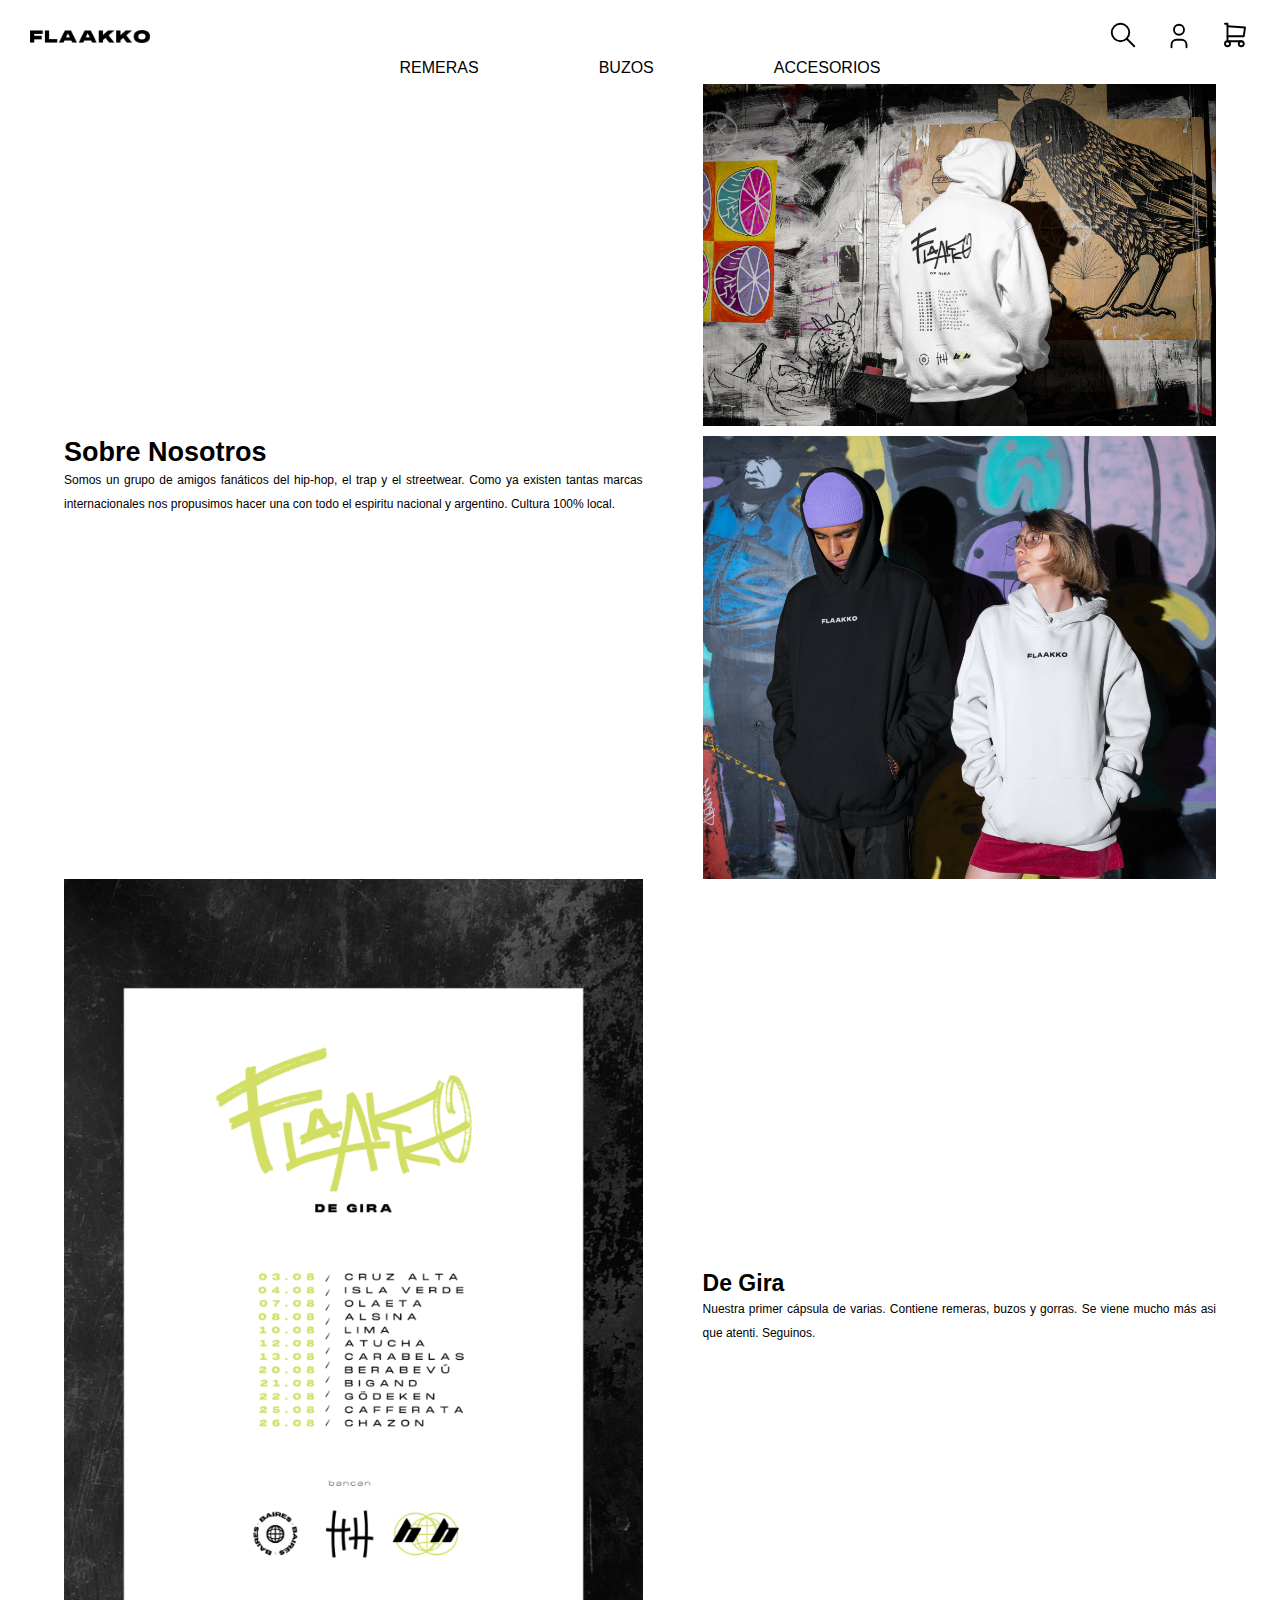
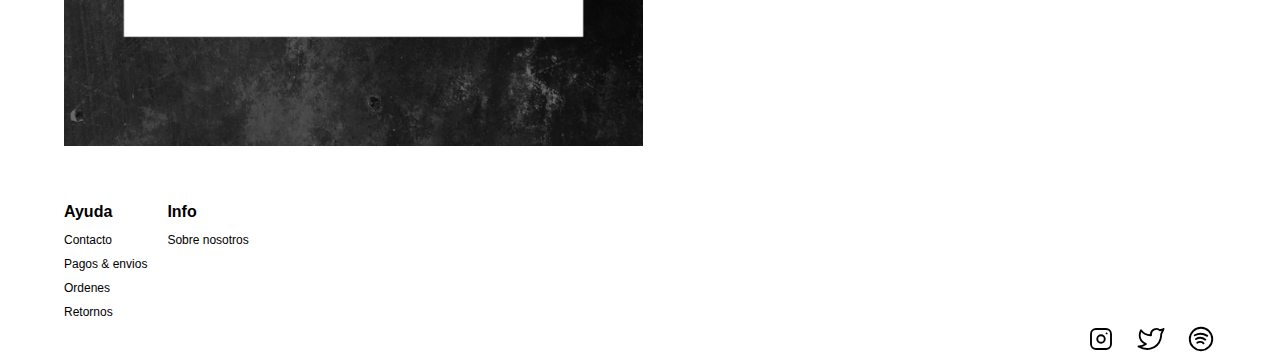
<file: pages/sobre-nosotros.html>
<!DOCTYPE html>
<html lang="en" dir="ltr">
  <head>
    <meta charset="utf-8">
    <meta name="viewport" content="width=device-width, initial-scale=1.0">
    <title>FLAAKKO | Sobre Nosotros</title>
    <meta name="description" content="Conocé quién somos. Ropa unisex con estilo. Envíos a todos el país.">
    <meta name="keywords" content="ropa, remeras, accesorios, buzos, unisex, streetwear">
    <link rel="preload" href="../css/normalize.css" as="style">
    <link rel="preload" href="../css/main.css" as="style">
    <link rel="stylesheet" href="../css/bootstrap.css">
    <link rel="stylesheet" href="../css/normalize.css">
    <link rel="stylesheet" href="../css/main.css">
    <link href="https://fonts.cdnfonts.com/css/monument-extended" rel="stylesheet">
    <link href="https://fonts.googleapis.com/css2?family=Montserrat:wght@400;700&display=swap" rel="stylesheet">
  </head>
  <body>
    <header class="header-pages">
      <div class="header-grid">
        <div class="logo">
          <a class="logo__link" href="../index.html">
            <img class="logo__nombre" src="../img/logo1 b.png" alt="logo flaakko">
          </a>
        </div>
        <nav class="navegacion">
          <a class="navegacion__enlace" href="carrito.html">
            <svg xmlns="http://www.w3.org/2000/svg" class="icon icon-tabler icon-tabler-search" width="30" height="30" viewBox="0 0 24 24" stroke-width="1.5" stroke="#000000" fill="none" stroke-linecap="round" stroke-linejoin="round">
              <path stroke="none" d="M0 0h24v24H0z" fill="none"/>
              <circle cx="10" cy="10" r="7" />
              <line x1="21" y1="21" x2="15" y2="15" />
            </svg>
          </a>
          <div class="navegacion__enlace">
            <!-- Button trigger modal -->
            <button type="button" class="navegacion__sign-in-modal" data-toggle="modal" data-target="#sign-in-modal">
              <svg xmlns="http://www.w3.org/2000/svg" class="icon icon-tabler icon-tabler-user" width="30" height="30" viewBox="0 0 24 24" stroke-width="1.5" stroke="#000000" fill="none" stroke-linecap="round" stroke-linejoin="round">
              <path stroke="none" d="M0 0h24v24H0z" fill="none"/>
              <circle cx="12" cy="7" r="4" />
              <path d="M6 21v-2a4 4 0 0 1 4 -4h4a4 4 0 0 1 4 4v2" />
              </svg>
            </button>
          </div>
          <a class="navegacion__enlace" href="404.html">
            <svg xmlns="http://www.w3.org/2000/svg" class="icon icon-tabler icon-tabler-shopping-cart" width="30" height="30" viewBox="0 0 24 24" stroke-width="1.5" stroke="#000000" fill="none" stroke-linecap="round" stroke-linejoin="round">
              <path stroke="none" d="M0 0h24v24H0z" fill="none"/>
              <circle cx="6" cy="19" r="2" />
              <circle cx="17" cy="19" r="2" />
              <path d="M17 17h-11v-14h-2" />
              <path d="M6 5l14 1l-1 7h-13" />
            </svg>
          </a>
        </nav>
        <nav class="navegacion2">
            <a class="navegacion2__enlace" href="remeras.html">Remeras</a>
            <a class="navegacion2__enlace" href="buzos.html">Buzos</a>
            <a class="navegacion2__enlace" href="accesorios.html">Accesorios</a>
        </nav>
      </div> <!-- .header-grid -->
    </header>

    <main class="main">
      <div class="contenedor">
        <section class="sobre-nosotros">
          <div class="sobre-nosotros__main">
            <h1 class="sobre-nosotros__titulo no-margin">Sobre Nosotros</h1>
            <p class="sobre-nosotros__parrafo">Somos un grupo de amigos fanáticos del hip-hop, el trap y el streetwear. Como ya existen tantas marcas internacionales nos propusimos hacer una con todo el espiritu nacional y argentino. Cultura 100% local.</p>
          </div>
          <div class="sobre-nosotros__img1">
            <img src="../img/sobre-nosotros-1.jpg">
            <img src="../img/sobre-nosotros-2.jpg">
          </div>
          <aside class="sobre-nosotros__aside">
            <h2 class="sobre-nosotros__titulo2 no-margin">De Gira</h2>
            <p class="sobre-nosotros__parrafo">Nuestra primer cápsula de varias. Contiene remeras, buzos y gorras. Se viene mucho más asi que atenti. Seguinos.</p>
          </aside>
          <img src="../img/sobre-nosotros-3.jpg" class="sobre-nosotros__img2">
        </section>
      </div> <!-- .contenedor -->
    </main>

    <footer class="footer">
      <div class="contenedor">
        <div class="footer-grid">
          <section class="paginas">
            <div class="paginas__item">
              <p class="paginas__titulo-seccion no-margin">Ayuda</p>
              <a class="paginas__enlace" href="contacto.html">Contacto</a>
              <a class="paginas__enlace" href="pagos-envios.html">Pagos & envios</a>
              <a class="paginas__enlace" href="ordenes.html">Ordenes</a>
              <a class="paginas__enlace" href="retornos.html">Retornos</a>
            </div>
            <div class="paginas__item">
              <p class="paginas__titulo-seccion no-margin">Info</p>
              <a class="paginas__enlace" href="sobre-nosotros.html">Sobre nosotros</a>
            </div>
          </section>
          <section class="redes">
            <a class="redes__enlace" href="https://www.instagram.com/" target="_blank">
              <svg xmlns="http://www.w3.org/2000/svg" class="icon icon-tabler icon-tabler-brand-instagram" width="30" height="30" viewBox="0 0 24 24" stroke-width="1.5" stroke="#000000" fill="none" stroke-linecap="round" stroke-linejoin="round">
                <path stroke="none" d="M0 0h24v24H0z" fill="none"/>
                <rect x="4" y="4" width="16" height="16" rx="4" />
                <circle cx="12" cy="12" r="3" />
                <line x1="16.5" y1="7.5" x2="16.5" y2="7.501" />
              </svg>
            </a>
            <a class="redes__enlace" href="https://twitter.com/" target="_blank">
              <svg xmlns="http://www.w3.org/2000/svg" class="icon icon-tabler icon-tabler-brand-twitter" width="30" height="30" viewBox="0 0 24 24" stroke-width="1.5" stroke="#000000" fill="none" stroke-linecap="round" stroke-linejoin="round">
                <path stroke="none" d="M0 0h24v24H0z" fill="none"/>
                <path d="M22 4.01c-1 .49 -1.98 .689 -3 .99c-1.121 -1.265 -2.783 -1.335 -4.38 -.737s-2.643 2.06 -2.62 3.737v1c-3.245 .083 -6.135 -1.395 -8 -4c0 0 -4.182 7.433 4 11c-1.872 1.247 -3.739 2.088 -6 2c3.308 1.803 6.913 2.423 10.034 1.517c3.58 -1.04 6.522 -3.723 7.651 -7.742a13.84 13.84 0 0 0 .497 -3.753c-.002 -.249 1.51 -2.772 1.818 -4.013z" />
              </svg>
            </a>
            <a class="redes__enlace" href="https://www.spotify.com/" target="_blank">
              <svg xmlns="http://www.w3.org/2000/svg" class="icon icon-tabler icon-tabler-brand-spotify" width="30" height="30" viewBox="0 0 24 24" stroke-width="1.5" stroke="#000000" fill="none" stroke-linecap="round" stroke-linejoin="round">
                <path stroke="none" d="M0 0h24v24H0z" fill="none"/>
                <circle cx="12" cy="12" r="9" />
                <path d="M8 11.973c2.5 -1.473 5.5 -.973 7.5 .527" />
                <path d="M9 15c1.5 -1 4 -1 5 .5" />
                <path d="M7 9c2 -1 6 -2 10 .5" />
              </svg>
            </a>
          </section>
        </div> <!-- .footer-grid -->
      </div> <!-- .contenedor -->
    </footer>

    <!-- Modal Sign-In -->
    <div class="modal fade" id="sign-in-modal" tabindex="-1" role="dialog" aria-labelledby="exampleModalCenterTitle" aria-hidden="true">
      <div class="modal-dialog modal-dialog-centered" role="document">
        <div class="modal-content">
          <div class="modal-header">
            <h5 class="modal-title" id="sign-in-exampleModalLongTitle">Iniciar sesion</h5>
            <button type="button" class="close navegacion__sign-in-modal-close" data-dismiss="modal" aria-label="Close">
              <span aria-hidden="true">&times;</span>
            </button>
          </div>
          <div class="modal-body">
            <form class="navegacion__sign-in-modal-form" action="" method="">
              <label class="block" for="email-sign-in">Tu email*</label>
              <input class="modal--input block" type="email" name="email-sign-in" id="email-sign-in" value="" placeholder="tuemail@mail.com" required>
              <br>

                <label class="block" for="password-sign-in">Tu contraseña*</label>
              <input class="modal--input block" type="password" name="password-sign-in" id="password-sign-in" value="" required>
              <br>
            </form>
          </div>
          <div class="modal-footer">
            <button type="button" class="btn btn-secondary modal--boton-secundario" data-dismiss="modal">Cerrar</button>
            <button type="button" class="btn btn-primary modal--boton-primario">Entrar</button>
          </div>
        </div>
      </div>
    </div>

    <script src="https://code.jquery.com/jquery-3.3.1.slim.min.js" integrity="sha384-q8i/X+965DzO0rT7abK41JStQIAqVgRVzpbzo5smXKp4YfRvH+8abtTE1Pi6jizo" crossorigin="anonymous"></script>
    <script src="https://cdnjs.cloudflare.com/ajax/libs/popper.js/1.14.7/umd/popper.min.js" integrity="sha384-UO2eT0CpHqdSJQ6hJty5KVphtPhzWj9WO1clHTMGa3JDZwrnQq4sF86dIHNDz0W1" crossorigin="anonymous"></script>
    <script src="https://stackpath.bootstrapcdn.com/bootstrap/4.3.1/js/bootstrap.min.js" integrity="sha384-JjSmVgyd0p3pXB1rRibZUAYoIIy6OrQ6VrjIEaFf/nJGzIxFDsf4x0xIM+B07jRM" crossorigin="anonymous"></script>
    <script src="https://cdn.jsdelivr.net/npm/bootstrap@5.1.0/dist/js/bootstrap.min.js" integrity="sha384-cn7l7gDp0eyniUwwAZgrzD06kc/tftFf19TOAs2zVinnD/C7E91j9yyk5//jjpt/" crossorigin="anonymous"></script>

  </body>
</html>
</file>
<file: css/main.css>
html {
  box-sizing: border-box;
  font-size: 62.5%;
  /* 1rem = 10px*/ }

*, *:before, *:after {
  box-sizing: inherit; }

body {
  font-family: "Monument Extended", sans-serif;
  color: #000000;
  font-weight: 400;
  font-size: 1.2rem;
  line-height: 2;
  overflow-x: hidden; }

input,
textarea,
select {
  font-family: "Montserrat", sans-serif;
  font-size: 1.2rem; }

span {
  font-family: "Monument Extended", sans-serif;
  font-weight: 800; }

a {
  text-decoration: none;
  color: #000000; }

a:hover {
  color: #8c52ff; }

h1, h2, h3, h4 {
  font-family: "Monument Extended", sans-serif;
  font-weight: 800;
  color: #000000; }

h1 {
  font-size: 2.7rem; }

h2 {
  font-size: 2.3rem; }

h3 {
  font-size: 1.8rem; }

h4 {
  font-size: 1.6rem; }

img {
  max-width: 100%; }

.contenedor {
  max-width: 125rem;
  width: 90%;
  margin: 0 auto; }

.no-margin {
  margin: 0; }

.no-padding {
  padding: 0; }

.centrar-texto {
  text-align: center; }

.block {
  display: block; }

.header {
  height: auto;
  position: fixed;
  width: 100%;
  top: 0;
  background-color: #ffffff;
  z-index: +99; }
  .header-grid {
    padding-top: 2rem;
    padding-bottom: 2rem;
    display: grid;
    grid-template-columns: repeat(2, 1fr);
    justify-content: space-between;
    align-items: center; }
    @media (min-width: 768px) {
      .header-grid {
        grid-template-rows: repeat(2, 1fr);
        padding-bottom: 0rem; } }
    .logo {
      padding-left: 3rem; }
      .logo__nombre {
        width: 12rem; }
    .navegacion {
      display: flex;
      gap: 2rem;
      justify-content: flex-end;
      padding-right: 3rem; }
      .navegacion__sign-in-modal, .navegacion__sign-in-modal-close {
        border: none;
        background-color: transparent; }
      .navegacion__icono-carrito {
        position: relative; }
        .navegacion__items-carrito {
          font-size: 1rem;
          position: absolute;
          top: -.8rem;
          right: -.5rem;
          padding: 0 .5rem;
          color: #ffffff;
          text-align: center;
          background-color: #8c52ff; }
    .navegacion2 {
      display: none; }
      @media (min-width: 768px) {
        .navegacion2 {
          display: flex;
          gap: 12rem;
          grid-column: 1 / 3;
          justify-content: center; } }
      .navegacion2__enlace {
        font-size: 1.6rem;
        text-transform: uppercase; }

.header-pages {
  height: auto;
  position: sticky;
  width: 100%;
  top: 0;
  background-color: #ffffff;
  z-index: +99; }

.presentacion {
  min-height: 100vh;
  position: relative;
  display: flex;
  align-items: center;
  justify-content: center;
  overflow: hidden;
  margin-bottom: 5rem; }
  @media (min-width: 768px) {
    .presentacion {
      margin-bottom: 8rem; } }
  .presentacion__logo {
    width: 40%; }
  .presentacion__video {
    position: absolute;
    min-height: 100%;
    min-width: 100%;
    z-index: -1; }

.capsula {
  margin-bottom: 5rem;
  position: relative; }
  .capsula__display {
    display: none; }
    @media (min-width: 768px) {
      .capsula__display {
        display: contents; } }
  .capsula__titulo {
    position: absolute;
    top: -3rem;
    left: 1rem;
    font-size: 2.7rem;
    padding: 2rem;
    margin: 0;
    color: #ffffff;
    background-color: #000000;
    z-index: +1; }
  .capsula__carousel {
    display: none; }
    @media (min-width: 768px) {
      .capsula__carousel {
        display: contents; } }
  .capsula__display-responsive {
    margin: 0 0 1rem 1rem; }
    .capsula__titulo-responsive {
      display: contents; }
      @media (min-width: 768px) {
        .capsula__titulo-responsive {
          display: none; } }
  .capsula__carousel-responsive {
    display: contents; }
    @media (min-width: 768px) {
      .capsula__carousel-responsive {
        display: none; } }

.categorias__titulo {
  margin: 0 0 1rem 1rem; }

.categorias__grid {
  height: auto;
  display: grid;
  margin-bottom: 6rem;
  gap: 2rem;
  justify-content: center;
  align-items: center; }
  @media (min-width: 768px) {
    .categorias__grid {
      grid-template-columns: repeat(3, 1fr); } }
  .categorias__enlace {
    margin: 0 auto;
    position: relative; }
    .categorias__item {
      position: absolute;
      top: 50%;
      left: 50%;
      transform: translate(-50%, -50%);
      padding: 1rem;
      color: #ffffff;
      background-color: rgba(0, 0, 0, 0.8);
      z-index: +1; }
    .categorias__imagen {
      display: block;
      object-fit: cover;
      -webkit-transition: all ease 1s;
      -moz-transition: all ease 1s;
      -o-transition: all ease 1s;
      -ms-transition: all ease 1s;
      transition: all ease 1s; }
      .categorias__imagen:hover {
        opacity: 0; }
    .categorias__imagen-bottom {
      position: absolute;
      top: 50%;
      left: 50%;
      transform: translate(-50%, -50%);
      width: auto;
      height: auto;
      min-width: 100%;
      min-height: 100%;
      z-index: -1; }

.newsletter {
  display: grid;
  grid-template-rows: repeat(2, 1fr);
  gap: 3rem;
  text-align: center;
  color: #ffffff;
  background-color: #000000;
  padding: 4rem; }
  @media (min-width: 768px) {
    .newsletter {
      display: flex;
      align-items: center;
      justify-content: center; } }
  .newsletter__parrafo {
    font-size: 1.6rem; }
  .newsletter__sign-up-modal {
    color: #000000;
    background-color: #ffffff;
    height: 4rem;
    padding: 1rem;
    font-size: 1.6rem;
    font-weight: 800;
    border: none; }
    .newsletter__sign-up-modal:hover {
      background-color: #E1E1E1; }

.footer {
  padding-top: 2rem; }
  .footer-grid {
    display: grid;
    padding-bottom: 1rem; }
    .paginas {
      display: flex;
      gap: 2rem; }
      .paginas__titulo-seccion {
        font-size: 1.6rem;
        font-weight: 800; }
      .paginas__enlace {
        display: block;
        font-size: 1.2rem; }
    .redes {
      display: flex;
      justify-content: flex-end;
      gap: 2rem; }

.productos {
  width: 100%;
  display: grid;
  gap: 4rem;
  margin-top: 1rem;
  margin-bottom: 3rem; }
  @media (min-width: 768px) {
    .productos {
      grid-template-columns: repeat(2, 1fr); } }
  .productos__item {
    box-shadow: 0 0 1rem -0.3rem #E1E1E1;
    transition: all .2s ease-in-out; }
    .productos__item:hover {
      transform: scale(1.01); }
    .productos__enlace {
      display: flex;
      flex-direction: column; }
      .productos__enlace:hover {
        color: #000000; }
      .productos__imagen-contenedor {
        align-self: center;
        position: relative; }
        .productos__imagen {
          display: block;
          object-fit: cover; }
          .productos__imagen:hover {
            animation: slideshow 5s infinite; }

@keyframes slideshow {
  0%, 100% {
    opacity: 100%; }
  30%, 70% {
    opacity: 0; } }
        .productos__imagen-bottom {
          position: absolute;
          top: 50%;
          left: 50%;
          transform: translate(-50%, -50%);
          width: auto;
          height: auto;
          min-width: 100%;
          min-height: 100%;
          z-index: -1; }
      .productos__info {
        list-style: none;
        line-height: 3rem;
        display: flex;
        flex-direction: column;
        align-items: flex-start;
        padding-top: 1rem; }
        .productos__nombre {
          font-size: 1.6rem; }

.producto {
  display: grid;
  grid-template-areas: "aside" "aside" "aside" "aside";
  margin-bottom: 3rem; }
  @media (min-width: 768px) {
    .producto {
      grid-template-areas: "main aside" "main aside" "main aside" "main aside";
      grid-template-columns: 1fr 2fr;
      column-gap: 3rem; } }
  .producto__sticky {
    display: none; }
    @media (min-width: 768px) {
      .producto__sticky {
        display: contents;
        grid-area: main; } }
    .producto__info {
      position: sticky;
      top: 12.8rem; }
      .producto__detalle {
        font-family: "Montserrat", sans-serif;
        font-size: 1.6rem; }
      .producto__precio {
        font-size: 1.6rem;
        margin-bottom: 15rem; }
      .producto__color {
        height: 15rem;
        display: flex;
        gap: 2rem;
        margin-bottom: 1rem; }
        .producto__miniatura {
          border: 1px solid #E1E1E1; }
          .producto__miniatura:hover {
            cursor: pointer; }
      .producto__talle {
        border-bottom: none; }
      .producto__talle,
      .producto__talle-responsive {
        width: 100%;
        font-size: 1.6rem;
        height: 4rem; }
      .producto__boton,
      .producto__boton-responsive {
        color: #ffffff;
        background-color: #000000;
        width: 100%;
        height: 4rem;
        border: none; }
        .producto__boton:hover,
        .producto__boton-responsive:hover {
          cursor: pointer; }
      .producto__exito {
        display: none; }
  .producto__img {
    grid-area: aside;
    display: flex;
    flex-direction: column;
    gap: 2rem; }
  .producto__sticky-responsive {
    position: sticky;
    bottom: 0;
    width: 100%; }
    @media (min-width: 768px) {
      .producto__sticky-responsive {
        display: none; } }
    .producto__info-responsive {
      background-color: white;
      padding: 2rem 5rem;
      display: grid;
      grid-template-areas: "nombre precio" "talle boton";
      gap: 2rem; }
      .producto__nombre-responsive {
        grid-area: nombre; }
      .producto__precio-responsive {
        grid-area: precio;
        text-align: right; }
      .producto__talle-responsive {
        grid-area: talle; }
      .producto__boton-responsive {
        grid-area: boton; }

.contacto {
  margin-bottom: 3rem; }
  .contacto__background {
    height: 15rem;
    background-image: url(../img/fondo-contacto.jpg);
    background-size: cover;
    background-repeat: no-repeat;
    background-position: center center;
    margin-bottom: 3rem; }
  .contacto__formulario {
    background-color: #ffffff;
    padding: 5rem;
    margin-bottom: 3; }
    .contacto__fieldset {
      width: 90%;
      margin: 0 auto 0 auto;
      color: #000000;
      border: none; }
      .contacto__leyenda {
        font-size: 2.2rem;
        font-weight: 800; }
      .contacto__textarea {
        width: 90%; }
      .contacto__boton {
        font-family: "Monument Extended", sans-serif;
        color: #ffffff;
        background-color: #000000;
        height: 4rem;
        border: none; }
        .contacto__boton:hover {
          cursor: pointer; }
      @media (max-width: 768px) {
        .contacto__select,
        .contacto__input,
        .contacto__boton,
        .contacto__textarea {
          width: 100%; } }

.soporte {
  display: grid;
  grid-template-areas: "header" "aside" "main";
  gap: 3rem;
  margin-bottom: 2rem; }
  @media (min-width: 768px) {
    .soporte {
      grid-template-areas: "header header header" "aside main main" ". main main"; } }
  .soporte__titulo {
    grid-area: header;
    text-align: center;
    padding-top: 1rem; }
  .soporte__entrada {
    grid-area: main;
    box-shadow: 0 0 1rem -0.3rem #E1E1E1;
    padding: 2rem; }
    @media (min-width: 768px) {
      .soporte__entrada {
        padding: 2rem; } }
    .soporte__entrada-titulo {
      text-align: center; }
      @media (min-width: 768px) {
        .soporte__entrada-titulo {
          text-align: left; } }
    .soporte__parrafo {
      font-family: "Montserrat", sans-serif;
      font-size: 1.4rem;
      text-align: justify; }
    .soporte__lista {
      font-family: "Montserrat", sans-serif;
      font-size: 1.4rem; }
  .soporte__aside {
    grid-area: aside;
    display: none;
    box-shadow: 0 0 1rem -0.3rem #E1E1E1; }
    @media (min-width: 768px) {
      .soporte__aside {
        grid-area: aside;
        display: flex;
        flex-direction: column;
        padding: 2rem; } }
  .soporte__aside-responsive {
    grid-area: aside;
    display: flex;
    flex-wrap: wrap;
    justify-content: center;
    column-gap: 2rem;
    padding: 3rem;
    box-shadow: 0 0 1rem -0.3rem #E1E1E1; }
    @media (min-width: 768px) {
      .soporte__aside-responsive {
        display: none; } }
    .soporte__aside-responsive-titulo {
      font-size: 1.8rem;
      font-weight: 800; }
    .soporte__select {
      height: 3rem;
      width: 20rem;
      align-self: center; }

.sobre-nosotros {
  display: grid;
  grid-template-areas: "main" "img1" "aside" "img2";
  margin-bottom: 3rem;
  gap: 2rem; }
  @media (min-width: 768px) {
    .sobre-nosotros {
      display: grid;
      grid-template-areas: "main img1" "img2 aside";
      gap: 0;
      column-gap: 6rem; } }
  .sobre-nosotros__main {
    grid-area: main;
    align-self: center; }
  .sobre-nosotros__parrafo {
    text-align: justify;
    align-self: center; }
  .sobre-nosotros__img1 {
    grid-area: img1;
    display: flex;
    flex-direction: column;
    align-self: center;
    gap: 1rem; }
  .sobre-nosotros__aside {
    grid-area: aside;
    align-self: center; }
  .sobre-nosotros__img2 {
    grid-area: img2;
    width: 100%; }

.carrito {
  display: flex;
  flex-direction: column;
  margin-bottom: 3rem; }
  .carrito__tabla {
    width: 100%;
    border-collapse: collapse; }
    .carrito__header,
    .carrito__fila {
      display: grid;
      grid-template-columns: 50% 25% 25%; }
      .carrito__header th,
      .carrito__fila th {
        font-size: 1.6rem; }
      .carrito__header th:last-child,
      .carrito__fila th:last-child {
        text-align: right; }
    .carrito__fila {
      border-bottom: 0.1rem solid rgba(225, 225, 225, 0.3);
      padding: 1rem 0rem; }
      .carrito__producto,
      .carrito__cantidad,
      .carrito__subtotal {
        display: flex;
        align-items: center; }
      .carrito__producto {
        grid-gap: 2rem; }
        .carrito__imagen {
          height: 20rem; }
        .carrito__nombre {
          font-size: 1.6rem; }
        .carrito__desplegado {
          display: none; }
        .carrito__desplegar:hover {
          cursor: pointer; }
        .carrito__ocultar {
          display: none; }
        .carrito__eliminar {
          font-size: 1rem;
          color: gray; }
          .carrito__eliminar:hover {
            cursor: pointer; }
      .carrito__cantidad-elementos {
        display: flex;
        flex-direction: column;
        align-items: center; }
        .carrito__reducir {
          transform: rotate(180deg); }
        .carrito__agregar:hover,
        .carrito__reducir:hover {
          cursor: pointer; }
      .carrito__subtotal {
        flex-direction: row-reverse; }
  .carrito__total {
    align-self: flex-end; }
  .carrito__boton-container {
    display: flex;
    justify-content: center; }
    .carrito__boton {
      display: flex;
      color: #ffffff;
      background-color: #000000;
      height: 4rem;
      padding: 1rem;
      font-size: 1.6rem;
      font-weight: 800;
      border: none; }
      .carrito__boton:hover {
        background-color: rgba(0, 0, 0, 0.8); }

.error {
  min-height: 100vh;
  position: relative;
  display: flex;
  align-items: center;
  justify-content: center;
  flex-direction: column; }
  .error__aviso {
    font-size: 12vw;
    color: #ffffff; }
  .error__boton {
    font-size: 3vw;
    font-weight: 800;
    border: none;
    box-shadow: 0 0 1rem -0.3rem #E1E1E1;
    padding: 2rem;
    background-color: #ffffff; }
    @media (min-width: 768px) {
      .error__boton {
        padding: 4rem; } }
  .error__video {
    position: absolute;
    min-height: 100%;
    min-width: 100%;
    z-index: -1; }

.modal--input {
  width: 100%; }

.modal--boton-primario {
  background-color: #8c52ff;
  border-radius: 0;
  border: 1px solid #8c52ff; }

.modal--boton-primario:hover {
  background-color: #6112FF; }

.modal--boton-secundario {
  border-radius: 0; }
</file>
